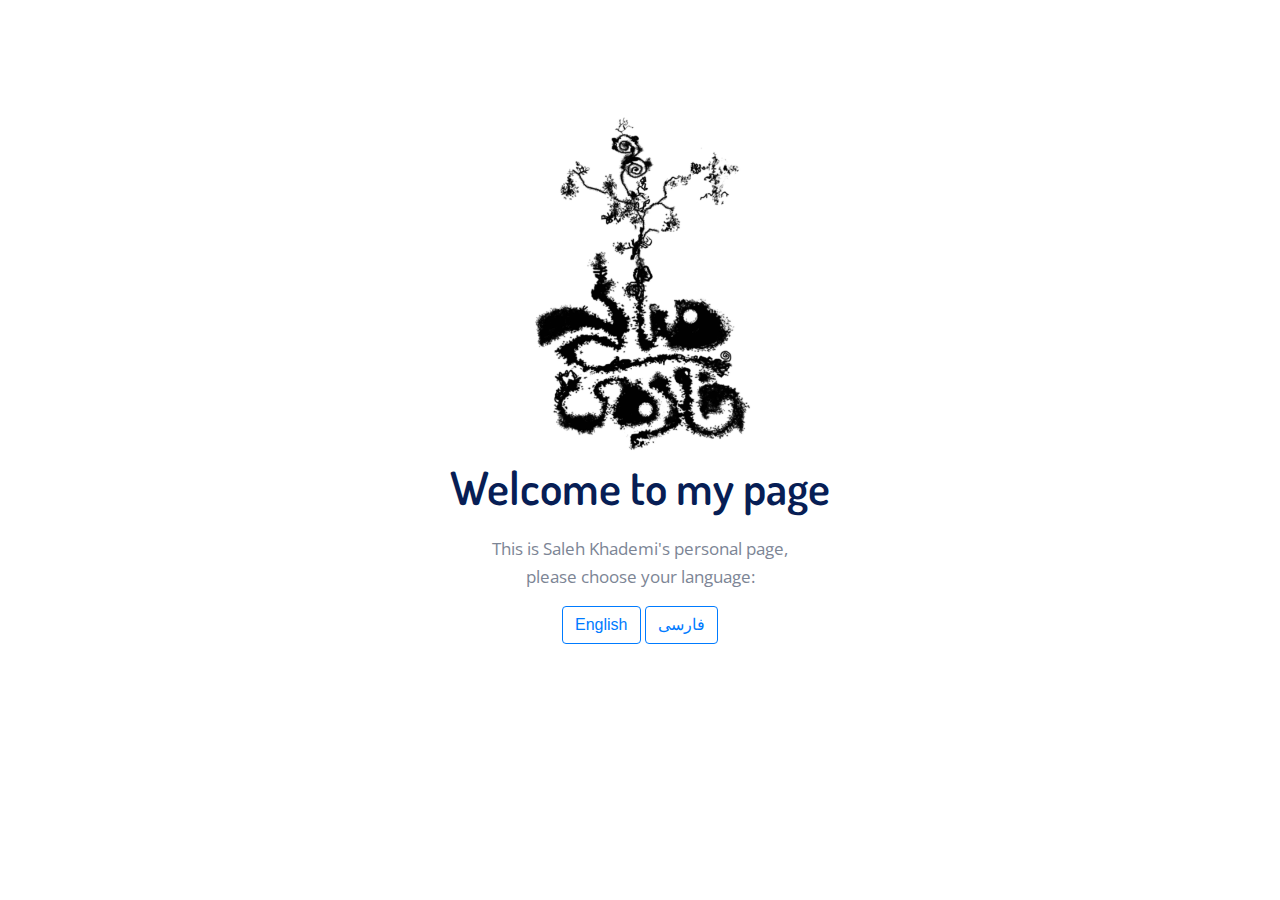
<file: index.html>
<html>

    <head>
        <meta charset="utf-8">
    <meta name="viewport" content="width=device-width, initial-scale=1.0">
    <meta name="keywords" content="طراحی وبسایت,طراحی اپلیکیشن موبایل,Web design,Mobile App Design">
    <meta name="description" content="طراحی وبسایت|طراحی اپلیکیشن موبایل|Web design|Mobile App Design">
    
    <title>Saleh Khademi</title>
    
    <!-- Loading Bootstrap -->
    <link href="css/bootstrap.min.css" rel="stylesheet">
    
    <!-- Loading Template CSS -->
    <link href="css/style.css" rel="stylesheet">
    <link href="css/animate.css" rel="stylesheet">
    <link href="css/style-magnific-popup.css" rel="stylesheet">
    
    <!-- Awsome Fonts -->
    <link rel="stylesheet" href="css/all.min.css">
    
    <!-- Fonts -->
    <link href="https://fonts.googleapis.com/css?family=Dosis:500,600" rel="stylesheet">
    <link href="https://fonts.googleapis.com/css?family=Open+Sans:300i,400,400i,600,700" rel="stylesheet">
    
    <!-- Font Favicon -->
    <link rel="shortcut icon" href="images/favicon.png">
    <meta name="google-site-verification" content="QBAgpf_OHsv-aFpAu704ZygPqpUHuK0TzWYSAVFbY7I" />
        <!-- Global site tag (gtag.js) - Google Analytics -->
<script async src="https://www.googletagmanager.com/gtag/js?id=G-731WZG87QZ"></script>
<script>
  window.dataLayer = window.dataLayer || [];
  function gtag(){dataLayer.push(arguments);}
  gtag('js', new Date());

  gtag('config', 'G-731WZG87QZ');
</script>
</head>
<body>
    
    <div class="col-md-4 mx-auto padding-top-100 text-center">
        <img src="./images/khaloo-.jpg" alt="Saleh Khademi" style="max-height: 40vh;">
        
        <h1>Welcome to my page</h1>
        
        <p>This is Saleh Khademi's personal page,<br> please choose your language:</p>
        
        <a href="index-en.html" class="btn btn-outline-primary">English</a>
        <a href="index-fa.html" class="btn btn-outline-primary">فارسی</a>
        
        
        
    </div>
</body>
</html>
</file>
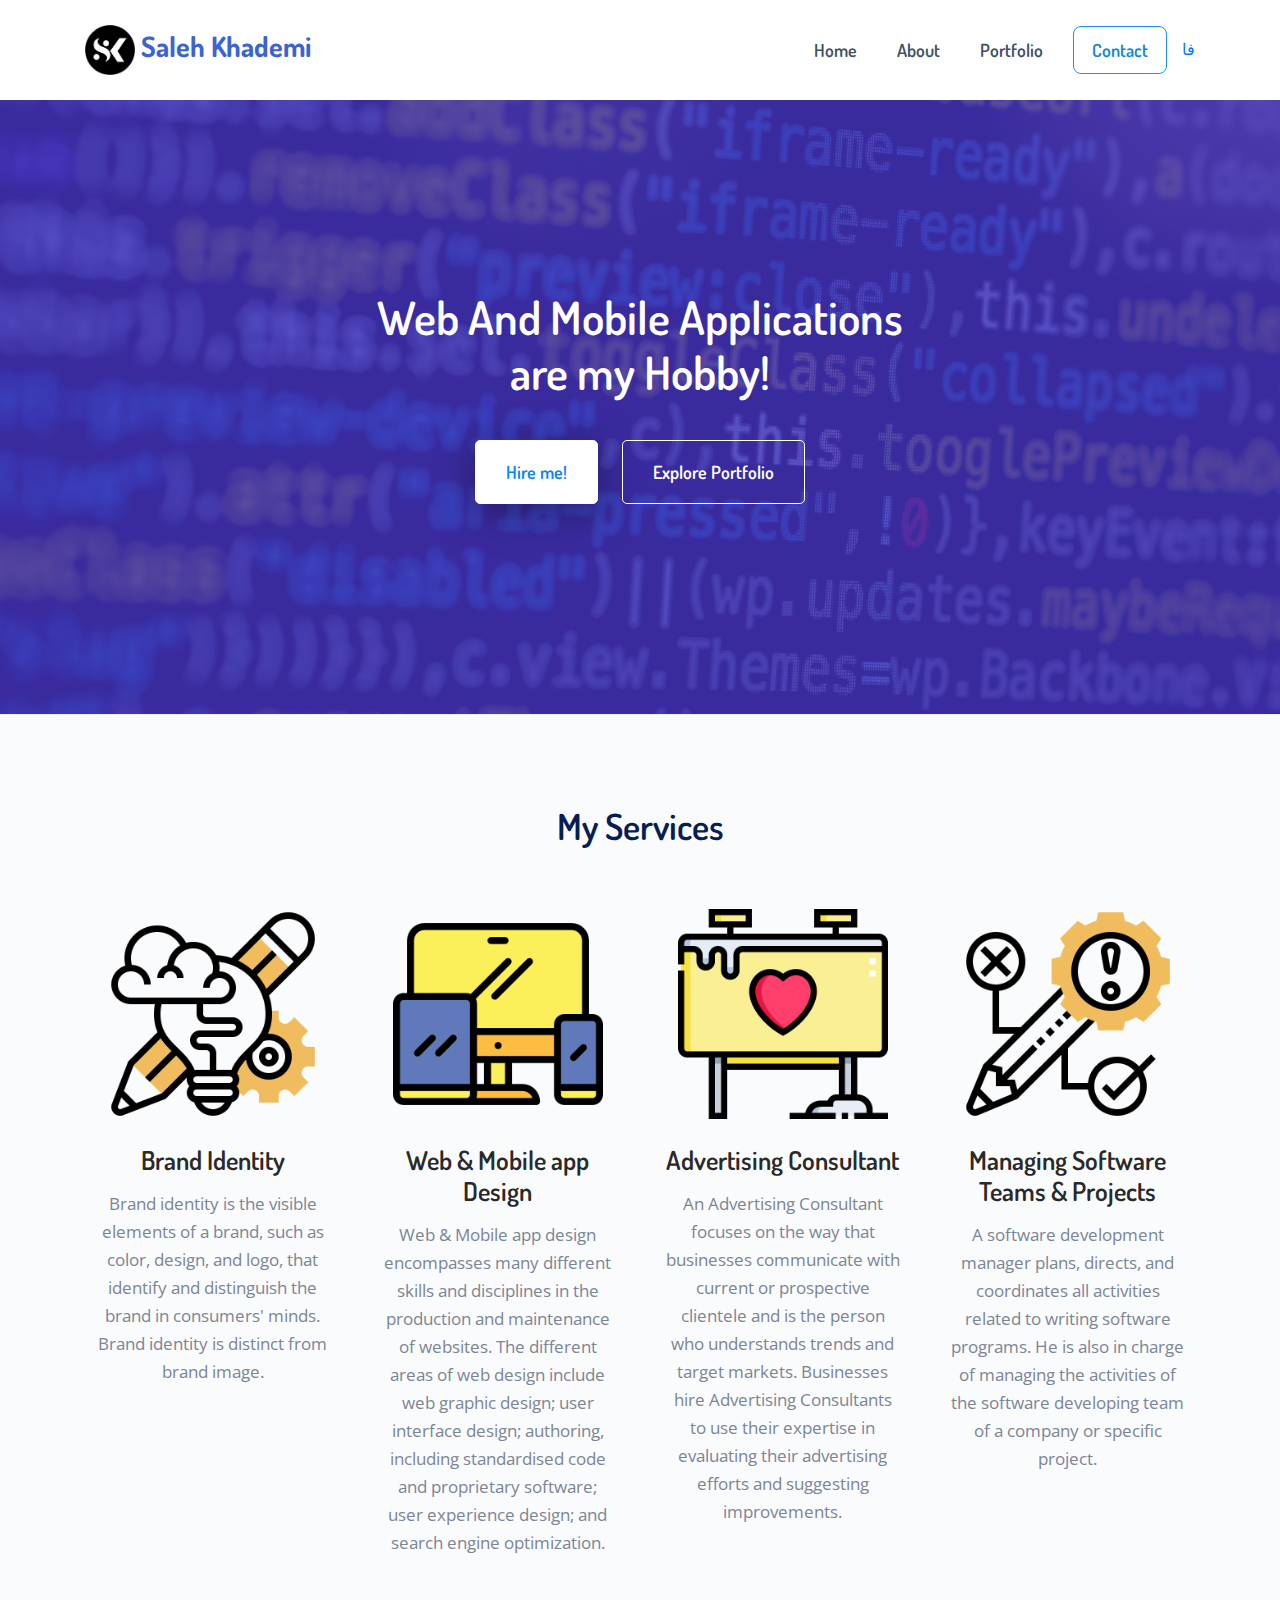
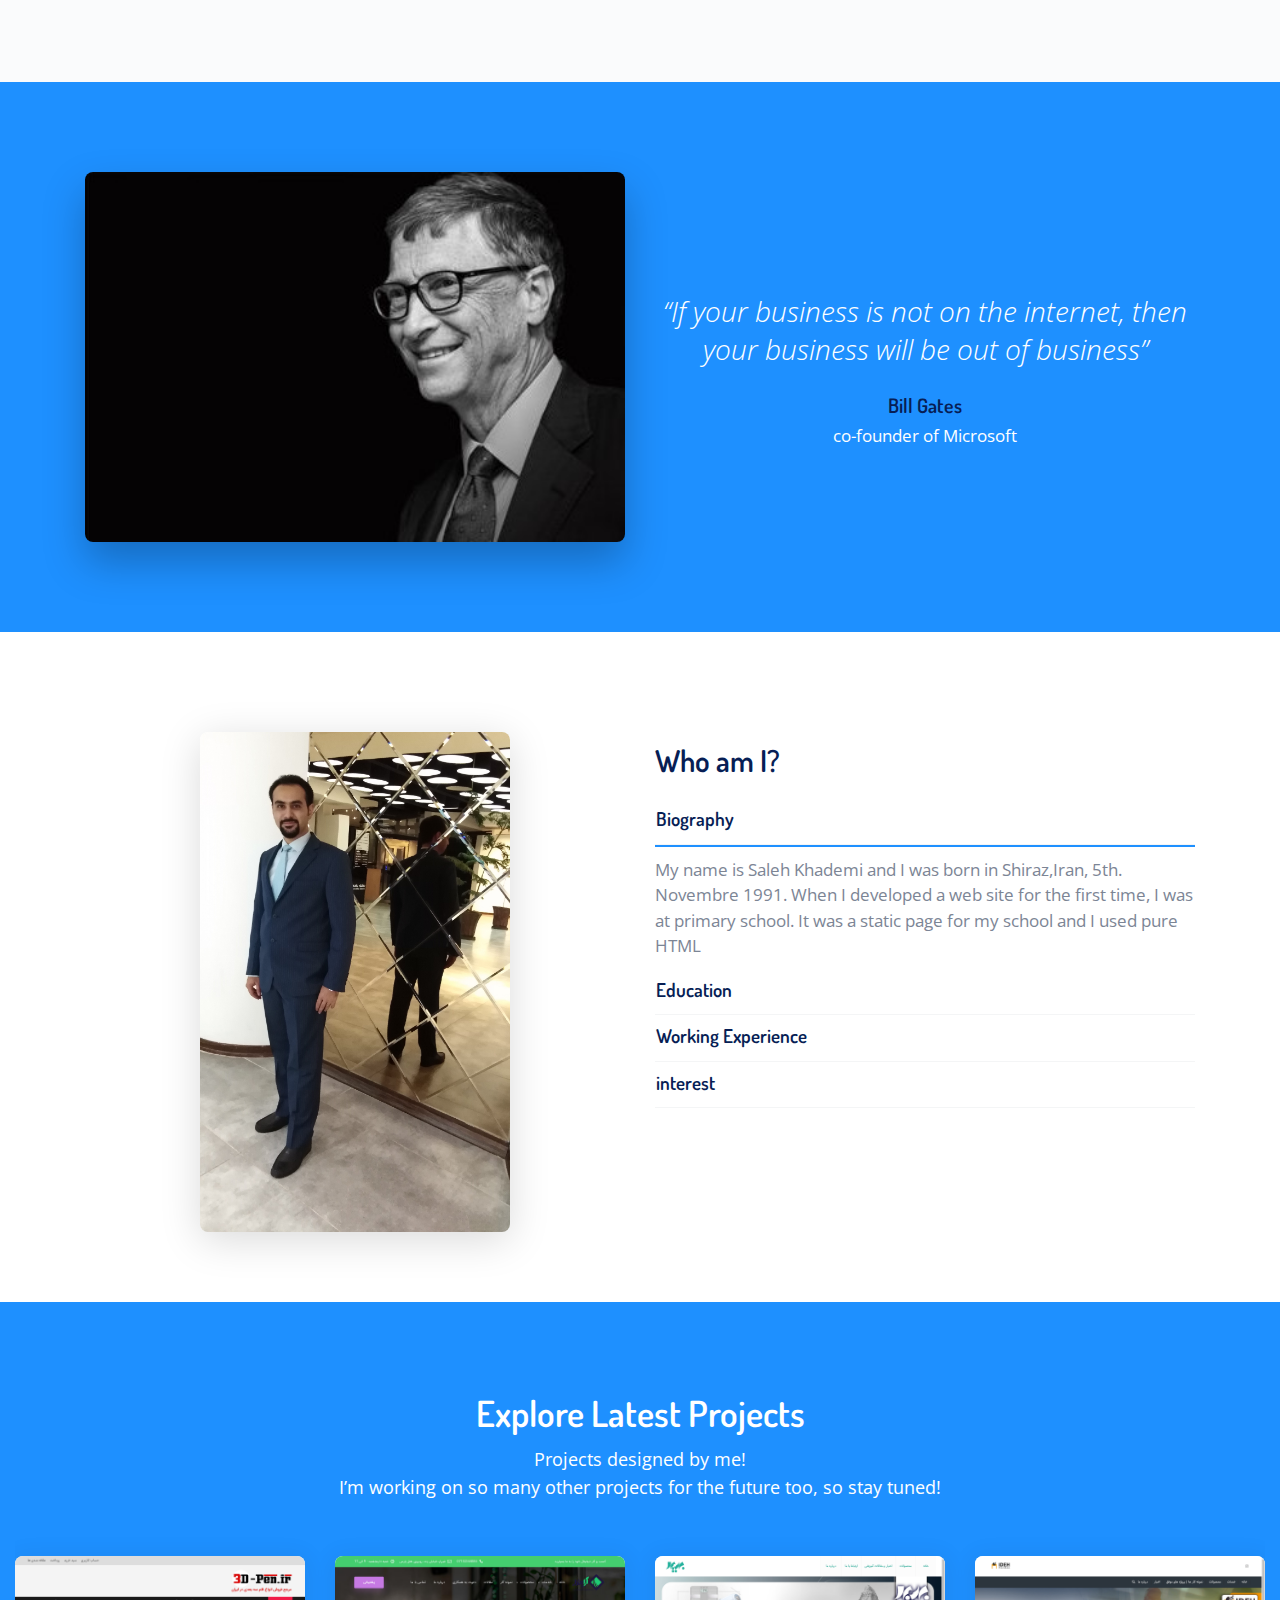
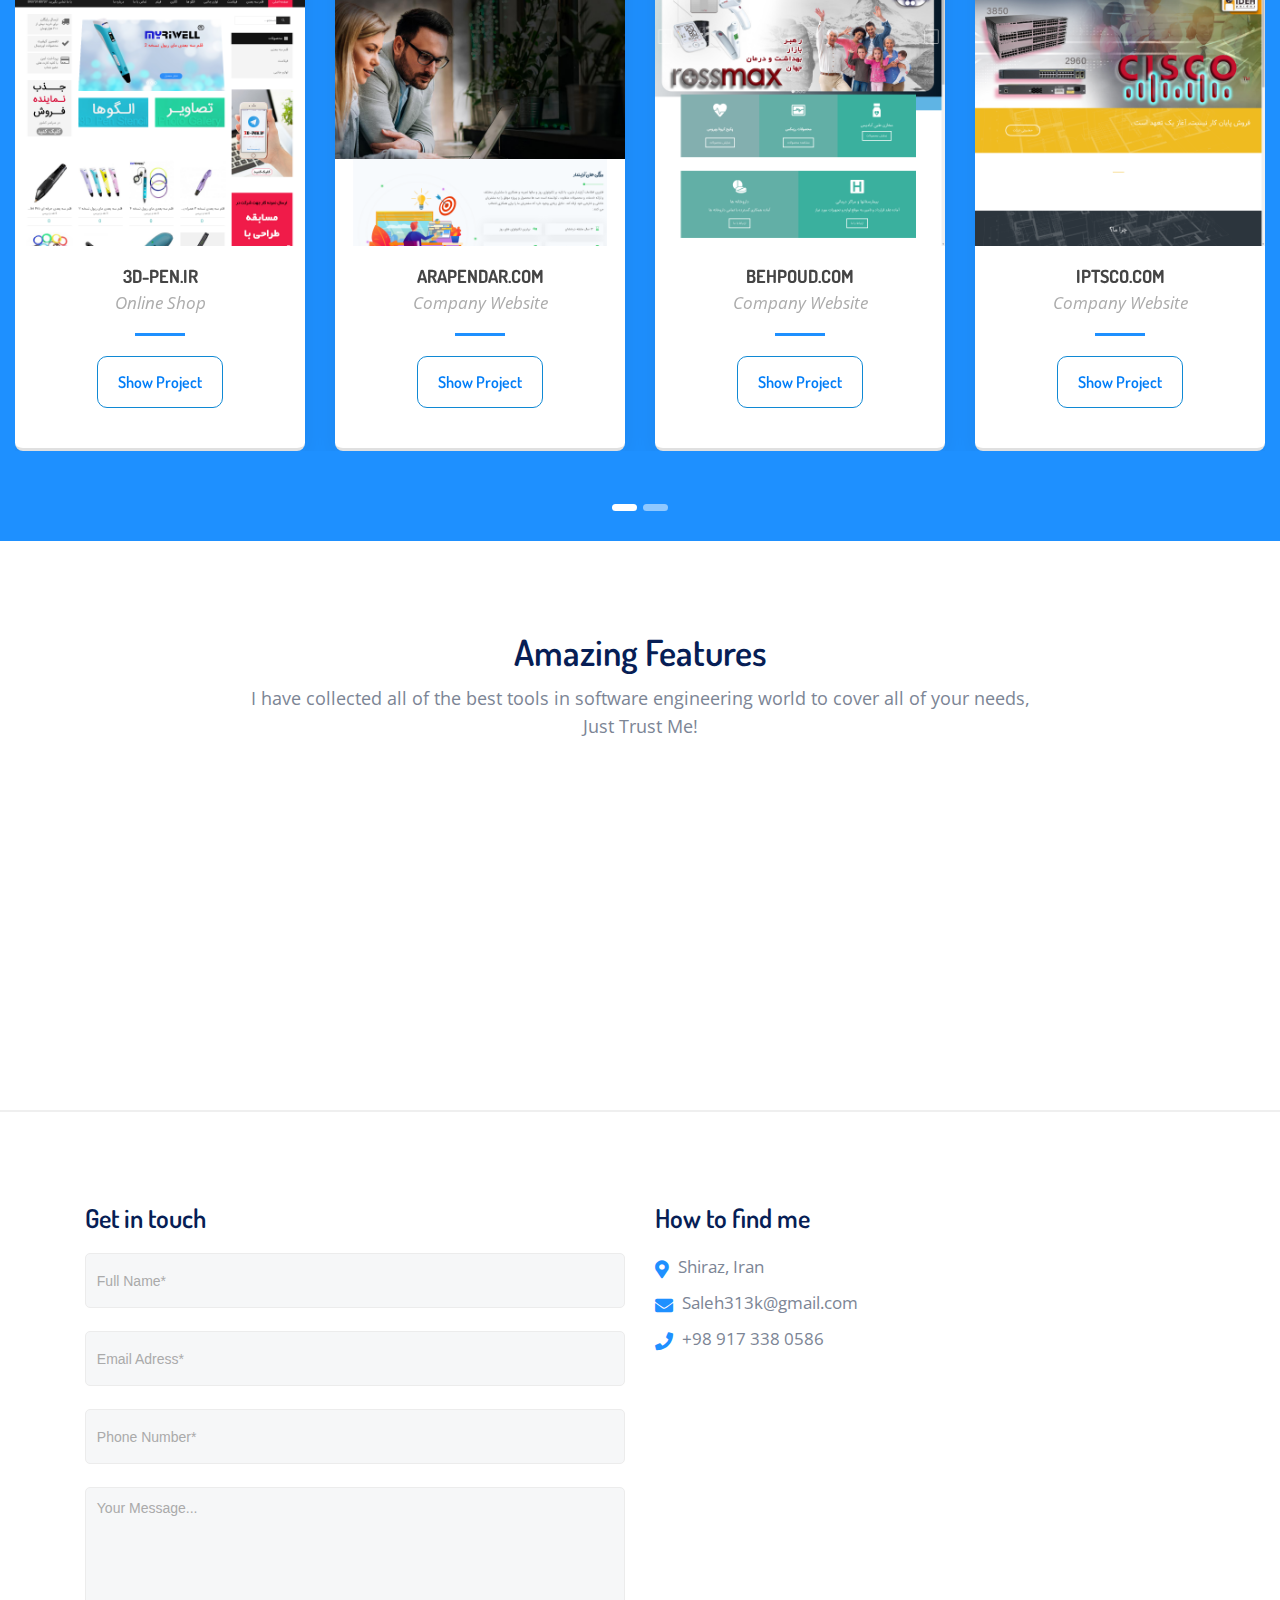
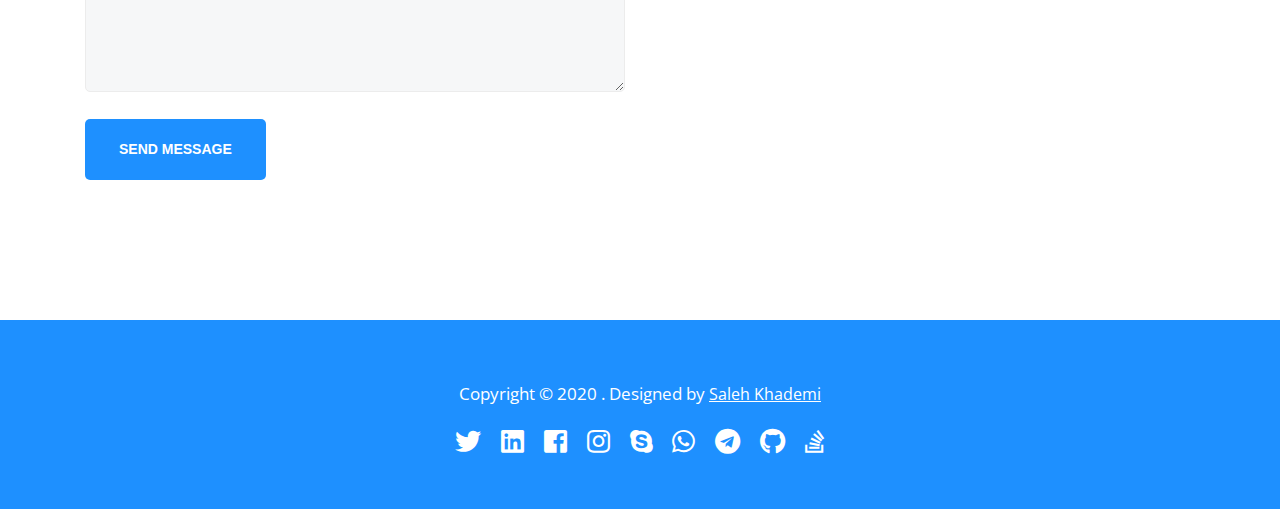
<file: index-en.html>
<!DOCTYPE html>
<html lang="en">

<head>
    <meta charset="utf-8">
    <meta name="viewport" content="width=device-width, initial-scale=1.0">
    <meta name="keywords" content="طراحی وبسایت,طراحی اپلیکیشن موبایل,Web design,Mobile App Design">
    <meta name="description" content="طراحی وبسایت|طراحی اپلیکیشن موبایل|Web design|Mobile App Design">

    <title>Saleh Khademi</title>

    <!-- Loading Bootstrap -->
    <link href="css/bootstrap.min.css" rel="stylesheet">

    <!-- Loading Template CSS -->
    <link href="css/style.css" rel="stylesheet">
    <link href="css/animate.css" rel="stylesheet">
    <link href="css/style-magnific-popup.css" rel="stylesheet">

    <!-- Awsome Fonts -->
    <link rel="stylesheet" href="css/all.min.css">

    <!-- Fonts -->
    <link href="https://fonts.googleapis.com/css?family=Dosis:500,600" rel="stylesheet">
    <link href="https://fonts.googleapis.com/css?family=Open+Sans:300i,400,400i,600,700" rel="stylesheet">

    <!-- Font Favicon -->
    <link rel="shortcut icon" href="images/favicon.png">
<!-- Global site tag (gtag.js) - Google Analytics -->
<script async src="https://www.googletagmanager.com/gtag/js?id=G-731WZG87QZ"></script>
<script>
  window.dataLayer = window.dataLayer || [];
  function gtag(){dataLayer.push(arguments);}
  gtag('js', new Date());

  gtag('config', 'G-731WZG87QZ');
</script>
</head>

<body>

    <!--begin header -->
    <header class="header">

        <!--begin navbar-fixed-top -->
        <nav class="navbar navbar-default navbar-fixed-top">

            <!--begin container -->
            <div class="container">

                <!--begin navbar -->
                <nav class="navbar navbar-expand-lg">

                    <!--begin logo -->
                    <a class="navbar-brand" href="#"> <img src="images/favicon.png" style="max-height: 50px;"> Saleh
                        Khademi</a>
                    <!--end logo -->

                    <!--begin navbar-toggler -->
                    <button class="navbar-toggler collapsed" type="button" data-toggle="collapse"
                        data-target="#navbarCollapse" aria-controls="navbarCollapse" aria-expanded="false"
                        aria-label="Toggle navigation">
                        <span class="navbar-toggler-icon"><i class="fas fa-bars"></i></span>
                    </button>
                    <!--end navbar-toggler -->

                    <!--begin navbar-collapse -->
                    <div class="navbar-collapse collapse" id="navbarCollapse" style="">

                        <!--begin navbar-nav -->
                        <ul class="navbar-nav ml-auto">

                            <li><a href="#home">Home</a></li>

                            <li><a href="#about">About</a></li>

                            <li><a href="#portfolio">Portfolio</a></li>

                            <!-- <li><a href="#blog">Blog</a></li> -->

                            <li class="discover-link"><a href="#contact" class="external discover-btn">Contact</a></li>

                        </ul>
                        <!--end navbar-nav -->
                        <a class="discover-link" href="index-fa.html" title="فارسی">فا</a>

                    </div>
                    <!--end navbar-collapse -->

                </nav>
                <!--end navbar -->

            </div>
            <!--end container -->

        </nav>
        <!--end navbar-fixed-top -->

    </header>
    <!--end header -->

    <!--begin home section -->
    <section class="home-section" id="home">

        <div class="home-section-overlay"></div>

        <!--begin container -->
        <div class="container">

            <!--begin row -->
            <div class="row">

                <!--begin col-md-8-->
                <div class="col-md-8 mx-auto padding-top-50">

                    <h1>Web And Mobile Applications <br> are my Hobby!</h1>
                    <h3></h3>

                    <p></p>

                    <a href="#contact" class="btn-white scrool">Hire me!</a>

                    <a href="#portfolio" class="btn-white-border scrool">Explore Portfolio</a>

                </div>
                <!--end col-md-8-->

            </div>
            <!--end row -->

        </div>
        <!--end container -->

    </section>
    <!--end home section -->

    <!--begin section-grey -->
    <section class="section-grey section-top-border" id="about">

        <!--begin container -->
        <div class="container">

            <!--begin row -->
            <div class="row">

                <!--begin col-md-12 -->
                <div class="col-md-12 text-center">

                    <h2 class="section-title">My Services</h2>

                    <!-- <p class="section-subtitle">Communicate with flexible tools that go where your team goes.</p> -->

                </div>
                <!--end col-md-12 -->

                <!--begin col-md-3 -->
                <div class="col-md-3">

                    <div class="main-services">

                        <img src="images/design-thinking.png" class="width-100" alt="pic">

                        <h3>Brand Identity</h3>

                        <p>Brand identity is the visible elements of a brand, such as color, design, and logo, that
                            identify and distinguish the brand in consumers' minds. Brand identity is distinct from
                            brand image.</p>

                        <!-- <a href="#about" class="btn-blue-line small scrool">Essentials for Designers</a> -->

                    </div>

                </div>
                <!--end col-md-3 -->

                <!--begin col-md-3 -->
                <div class="col-md-3">

                    <div class="main-services">

                        <img src="images/responsive.png" class="width-100" alt="pic">

                        <h3>Web & Mobile app Design</h3>

                        <p>Web & Mobile app design encompasses many different skills and disciplines in the production
                            and maintenance of websites. The different areas of web design include web graphic design;
                            user interface design; authoring, including standardised code and proprietary software; user
                            experience design; and search engine optimization.</p>

                        <!-- <a href="#about" class="btn-blue-line small scrool">Essentials for Marketers</a> -->

                    </div>

                </div>
                <!--end col-md-3 -->

                <!--begin col-md-3 -->
                <div class="col-md-3">

                    <div class="main-services">

                        <img src="images/billboard.png" class="width-100" alt="pic">

                        <h3>Advertising Consultant</h3>

                        <p>An Advertising Consultant focuses on the way that businesses communicate with current or
                            prospective clientele and is the person who understands trends and target markets.
                            Businesses hire Advertising Consultants to use their expertise in evaluating their
                            advertising efforts and suggesting improvements.</p>

                        <!-- <a href="#about" class="btn-blue-line small scrool">Essentials for Agencies</a> -->

                    </div>

                </div>
                <!--end col-md-3 -->

                <!--begin col-md-3 -->
                <div class="col-md-3">

                    <div class="main-services">


                        <img src="images/project.png" class="width-100" alt="pic">

                        <h3>Managing Software Teams & Projects</h3>

                        <p>A software development manager plans, directs, and coordinates all activities related to
                            writing software programs. He is also in charge of managing the activities of the software
                            developing team of a company or specific project.</p>

                        <!-- <a href="#about" class="btn-blue-line small scrool">Essentials for Agencies</a> -->

                    </div>

                </div>
                <!--end col-md-3 -->

            </div>
            <!--end row -->

        </div>
        <!--end container -->

    </section>
    <!--end section-grey -->


    <!--begin section-blue -->
    <section class="section-blue">

        <!--begin container -->
        <div class="container">

            <!--begin row -->
            <div class="row">

                <!--begin col-md-6-->
                <div class="col-md-6">

                    <!--begin video-popup-wrapper-->
                    <div class="video-popup-wrapper">

                        <!--begin popup-gallery-->
                        <div>

                            <img src="images/bill.jpg" class="width-100 video-popup-image" alt="pic">

                        </div>
                        <!--end popup-gallery-->

                    </div>
                    <!--end video-popup-wrapper-->

                </div>
                <!--end col-md-6-->

                <!--begin col-md-6-->
                <div class="col-md-6 padding-top-120 text-center">

                    <p class="testimonial-single">“If your business is not on the internet, then your business will be
                        out of business”</p>

                    <h5 class="margin-bottom-5">Bill Gates</h5>

                    <p class="white-text">co-founder of Microsoft</p>

                </div>
                <!--end col-md-6-->

            </div>
            <!--end row -->

        </div>
        <!--end container -->

    </section>
    <!--end section-blue -->


    <!--begin faq section -->
    <section class="section-white small-padding-bottom">

        <!--begin container-->
        <div class="container">

            <!--begin row-->
            <div class="row">

                <!--begin col-md-6-->
                <div class="col-md-6 margin-top-10 text-center">

                    <img src="./images/me.jpg" class="box-shadow" style="max-height: 500px;" alt="Saleh Khaedmi">
                </div>
                <!--end col-sm-6-->

                <!--begin col-md-6-->
                <div class="col-md-6 margin-top-20">

                    <h3>Who am I?</h3>

                    <!--begin accordion -->
                    <div class="accordion" id="accordionFAQ">

                        <!--begin card -->
                        <div class="card">

                            <div class="card-header" id="headingOne">
                                <h5 class="mb-0">
                                    <button class="btn btn-link" type="button" data-toggle="collapse"
                                        data-target="#collapseOne" aria-expanded="true" aria-controls="collapseOne">
                                        Biography
                                    </button>
                                </h5>
                            </div>

                            <div id="collapseOne" class="collapse show" aria-labelledby="headingOne"
                                data-parent="#accordionFAQ">
                                <div class="card-body">
                                    My name is Saleh Khademi and I was born in Shiraz,Iran, 5th. Novembre 1991.
                                    When I developed a web site for the first time, I was at primary school. It was a
                                    static page for my school and I used pure HTML

                                </div>
                            </div>

                        </div>
                        <!--end card -->

                        <!--begin card -->
                        <div class="card">

                            <div class="card-header" id="headingTwo">
                                <h5 class="mb-0">
                                    <button class="btn btn-link collapsed" type="button" data-toggle="collapse"
                                        data-target="#collapseTwo" aria-expanded="false" aria-controls="collapseTwo">
                                        Education
                                    </button>
                                </h5>
                            </div>

                            <div id="collapseTwo" class="collapse" aria-labelledby="headingTwo"
                                data-parent="#accordionFAQ">
                                <div class="card-body">
                                    My major in highschool was computer and I was interested in Robotics in that time,
                                    so I joined to robotic team in my highschool.
                                    I passed about two years in software engineering in Bandar-Abbas university and
                                    after that I continued my education in Shiraz university.
                                </div>
                            </div>

                        </div>
                        <!--end card -->

                        <!--begin card -->
                        <div class="card">

                            <div class="card-header" id="headingThree">
                                <h5 class="mb-0">
                                    <button class="btn btn-link collapsed" type="button" data-toggle="collapse"
                                        data-target="#collapseThree" aria-expanded="false"
                                        aria-controls="collapseThree">
                                        Working Experience
                                    </button>
                                </h5>
                            </div>

                            <div id="collapseThree" class="collapse" aria-labelledby="headingThree"
                                data-parent="#accordionFAQ">
                                <div class="card-body">
                                    I started my proffessional activities from Soshiant company in 2008 when I was
                                    working as a industrial programmer. We developed a firmware for CNC machines using C
                                    language,
                                    after that I worked for an online robotic shop as a manager, finally I changed my
                                    line of work from robotics and smart machines to software development with alot of
                                    experience in 3D printing, robotics and smart systems(IoT).
                                    In the last five years, I have worked for some small and large businesses as
                                    developer, designer and team & project manager. Honestly, nowadays I enjoy
                                    freelancing and consulting for businesses, companies and industries
                                </div>
                            </div>

                        </div>
                        <!--end card -->

                        <!--begin card -->
                        <div class="card">

                            <div class="card-header" id="headingFour">
                                <h5 class="mb-0">
                                    <button class="btn btn-link collapsed" type="button" data-toggle="collapse"
                                        data-target="#collapseFour" aria-expanded="false" aria-controls="collapseFour">
                                        interest
                                    </button>
                                </h5>
                            </div>

                            <div id="collapseFour" class="collapse" aria-labelledby="headingFour"
                                data-parent="#accordionFAQ">
                                <div class="card-body">
                                    My hobby is programming, specially web and mobile apps, but I like to taste another
                                    amusements. I really like Tennis and play whenever I have pleasure time, becuase
                                    this is my favorite sport. In Addition I do Yoga two times a week and also usually
                                    use my bike to do my daily activities.
                                </div>
                            </div>

                        </div>
                        <!--end card -->

                    </div>
                    <!--end accordion -->

                </div>
                <!--end col-sm-6-->

            </div>
            <!--end row-->

        </div>
        <!--end container-->

    </section>
    <!--end faq section -->


    <!--begin showcase section-->
    <section class="section-blue" id="portfolio">

        <!--begin container-->
        <div class="container-fluid">

            <!--begin row-->
            <div class="row">

                <!--begin col md 12-->
                <div class="col-md-12 text-center">

                    <h2 class="section-title white-text">Explore Latest Projects</h2>

                    <p class="section-subtitle white">Projects designed by me!<br>
                        I’m working on so many other projects for the future too, so stay tuned!</p>

                </div>
                <!--end col md 12-->

                <!--begin col md 12-->
                <div class="col-md-12 ">

                    <!--begin carousel-->
                    <div id="carouselIndicators" class="carousel slide" data-ride="carousel">

                        <!--begin carousel-indicators-->
                        <ol class="carousel-indicators">
                            <li data-target="#carouselIndicators" data-slide-to="0" class="active"></li>
                            <li data-target="#carouselIndicators" data-slide-to="1"></li>
                        </ol>
                        <!--end carousel-indicators-->

                        <!--begin carousel-inner-->
                        <div class="carousel-inner">

                            <!--begin carousel-item-->
                            <div class="carousel-item active">

                                <div class="row">

                                    <div class="col-sm-3">

                                        <div class="team-item">

                                            <img src="./images/portfolios/3D-Pen.ir.png" class="team-img" alt="pic">

                                            <h3>3D-Pen.ir</h3>

                                            <div class="team-info">
                                                <p>Online Shop</p>
                                            </div>
                                            <a href="http://3d-pen.ir" class="btn-blue-line small scrool">Show
                                                Project</a>


                                        </div>

                                    </div>
                                    <div class="col-sm-3">

                                        <div class="team-item">

                                            <img src="./images/portfolios/arapendar.png" class="team-img" alt="pic">

                                            <h3>Arapendar.com</h3>

                                            <div class="team-info">
                                                <p>Company Website</p>
                                            </div>
                                            <a href="http://arapendar.com" class="btn-blue-line small scrool">Show
                                                Project</a>


                                        </div>

                                    </div>
                                    <div class="col-sm-3">

                                        <div class="team-item">

                                            <img src="./images/portfolios/behpoud.png" class="team-img" alt="pic">

                                            <h3>Behpoud.com</h3>

                                            <div class="team-info">
                                                <p>Company Website</p>
                                            </div>
                                            <a href="http://behpoud.com" class="btn-blue-line small scrool">Show
                                                Project</a>


                                        </div>

                                    </div>
                                    <div class="col-sm-3">

                                        <div class="team-item">

                                            <img src="./images/portfolios/iptsco.png" class="team-img" alt="pic">

                                            <h3>IPTSCO.com</h3>

                                            <div class="team-info">
                                                <p>Company Website</p>
                                            </div>
                                            <a href="http://iptsco.com" class="btn-blue-line small scrool">Show
                                                Project</a>
                                        </div>

                                    </div>

                                </div>
                            </div>
                            <!--end carousel-item-->

                            <!--begin carousel-item-->
                            <div class="carousel-item">
                                <div class="row">

                                    <div class="col-sm-3">

                                        <div class="team-item">
                    
                                            <img src="./images/portfolios/Iran Trading View.png" class="team-img" alt="pic">
                    
                                            <h3>IranTradingView.com</h3>
                    
                                            <div class="team-info">
                                                <p>E-Learning Website</p>
                                            </div>
                                            <a href="http://IranTradingView.com" class="btn-blue-line small scrool">Show Project</a>
                    
                    
                                        </div>

                    
                                    </div>
                                    <div class="col-sm-3">

                                        <div class="team-item">
                    
                                            <img src="./images/portfolios/pirayeshkala.png" class="team-img" alt="pic">
                    
                                            <h3>PirayeshKala</h3>
                    
                                            <div class="team-info">
                                                <p>Online Shop</p>
                                            </div>
                                            <a href="http://pirayeshkala.com" class="btn-blue-line small scrool">Show Project</a>
                    
                    
                                        </div>
                    
                                    </div>
                                    <div class="col-sm-3">

                                        <div class="team-item">

                                            <img src="./images/portfolios/Smartec Solutions.png" class="team-img" alt="pic">

                                            <h3>SmarTecSolutions.ca</h3>

                                            <div class="team-info">
                                                <p>Company Website</p>
                                            </div>
                                            <a href="http://SmarTecSolutions.ca" class="btn-blue-line small scrool">Show
                                                Project</a>
                                        </div>

                                    </div>
                                    <div class="col-sm-3">

                                        <div class="team-item">

                                            <img src="./images/portfolios/3D-Pen.ir.png" class="team-img" alt="pic">

                                            <h3>3D-Pen.ir</h3>

                                            <div class="team-info">
                                                <p>Online Shop</p>
                                            </div>
                                            <a href="http://3d-pen.ir" class="btn-blue-line small scrool">Show
                                                Project</a>


                                        </div>

                                    </div>
                                </div>
                            </div>
                            <!--end carousel-item-->

                        </div>
                        <!--end carousel-inner-->

                        <!--begin carousel-control-prev-->
                        <a class="carousel-control-prev" href="#carouselIndicators" role="button" data-slide="prev">
                            <span class="carousel-control-prev-icon" aria-hidden="true"></span>
                            <span class="sr-only">Previous</span>
                        </a>
                        <!--end carousel-control-prev-->

                        <!--begin carousel-control-next-->
                        <a class="carousel-control-next" href="#carouselIndicators" role="button" data-slide="next">
                            <span class="carousel-control-next-icon" aria-hidden="true"></span>
                            <span class="sr-only">Next</span>
                        </a>
                        <!--end carousel-control-next-->

                    </div>
                    <!--end carousel-->

                </div>
                <!--end col md 12-->

            </div>
            <!--end row -->

        </div>
        <!--end container -->

    </section>
    <!--end gallery section -->

    <!--begin services section -->
    <section class="section-white section-bottom-border">

        <!--begin container -->
        <div class="container">

            <!--begin row -->
            <div class="row">

                <!--begin col-md-12-->
                <div class="col-md-12 text-center padding-bottom-10">

                    <h2 class="section-title">Amazing Features</h2>

                    <p class="section-subtitle">I have collected all of the best tools in software engineering world to cover all of your needs, <br>Just Trust Me!</p>

                </div>
                <!--end col-md-12 -->

            </div>
            <!--end row -->

            <!--begin row -->
            <div class="row">

                <!--begin col-md-4-->
                <div class="col-md-4">

                    <div class="feature-box wow fadeIn" data-wow-delay="0.25s"
                        style="visibility: visible; animation-delay: 0.25s; animation-name: fadeIn;">

                        <i class="fas fa-tachometer-alt"></i>

                        <h4>Powerful Dashboard</h4>

                        <!-- <p>Utise wisi enim minim veniam, quis et stationes ullamcorper suscipit ets lobotis nisle
                            consequat nihis etim.</p> -->

                    </div>
                </div>
                <!--end col-md-4 -->

                <!--begin col-md-4-->
                <div class="col-md-4">

                    <div class="feature-box wow fadeIn" data-wow-delay="0.5s"
                        style="visibility: visible; animation-delay: 0.5s; animation-name: fadeIn;">

                        <i class="fas fa-chart-line"></i>

                        <h4>User Friendly Design</h4>

                        <!-- <p>Utise wisi enim minim veniam, quis et stationes ullamcorper suscipit ets lobotis nisle
                            consequat nihis etim.</p> -->

                    </div>
                </div>
                <!--end col-md-4 -->

                <!--begin col-md 4-->
                <div class="col-md-4">

                    <div class="feature-box wow fadeIn" data-wow-delay="0.75s"
                        style="visibility: visible; animation-delay: 0.75s; animation-name: fadeIn;">

                        <i class="fas fa-bell"></i>

                        <h4>Smart Notifications</h4>

                        <!-- <p>Utise wisi enim minim veniam, quis et stationes ullamcorper suscipit ets lobotis nisle
                            consequat nihis etim.</p> -->

                    </div>
                </div>
                <!--end col-md-4 -->

            </div>
            <!--end row -->

            <!--begin row -->
            <div class="row">

                <!--begin col-md-4-->
                <div class="col-md-4">

                    <div class="feature-box wow fadeIn" data-wow-delay="1s"
                        style="visibility: visible; animation-delay: 1s; animation-name: fadeIn;">

                        <i class="fas fa-hand-holding-usd"></i>

                        <h4>Cost Control</h4>
<!-- 
                        <p>Utise wisi enim minim veniam, quis et stationes ullamcorper suscipit ets lobotis nisle
                            consequat nihis etim.</p> -->

                    </div>
                </div>
                <!--end col-md-4 -->

                <!--begin col-md-4-->
                <div class="col-md-4">

                    <div class="feature-box wow fadeIn" data-wow-delay="1.25s"
                        style="visibility: visible; animation-delay: 1.25s; animation-name: fadeIn;">

                        <i class="fas fa-rocket"></i>

                        <h4>Unique Features</h4>

                        <!-- <p>Utise wisi enim minim veniam, quis et stationes ullamcorper suscipit ets lobotis nisle
                            consequat nihis etim.</p> -->

                    </div>
                </div>
                <!--end col-md-4 -->

                <!--begin col-md-4-->
                <div class="col-md-4">

                    <div class="feature-box wow fadeIn" data-wow-delay="1.5s"
                        style="visibility: visible; animation-delay: 1.5s; animation-name: fadeIn;">

                        <i class="fab fa-rocketchat"></i>

                        <h4>Support 24/7</h4>

                        <!-- <p>Utise wisi enim minim veniam, quis et stationes ullamcorper suscipit ets lobotis nisle
                            consequat nihis etim.</p> -->

                    </div>
                </div>
                <!--end col-md-4 -->

            </div>
            <!--end row -->

        </div>
        <!--end container -->

    </section>
    <!--end services section -->



    <!--begin contact -->
    <section class="section-white section-top-border" id="contact">

        <!--begin container-->
        <div class="container">

            <!--begin row-->
            <div class="row">

                <!--begin col-md-6 -->
                <div class="col-md-6">

                    <h4>Get in touch</h4>

                    <!--begin success message -->
                    <p class="contact_success_box" style="display:none;">We received your message and you'll hear from
                        us soon. Thank You!</p>
                    <!--end success message -->

                    <!--begin contact form -->
                    <form id="contact-form" class="contact" action="php/contact.php" method="post">

                        <input class="contact-input white-input" required="" name="contact_names"
                            placeholder="Full Name*" type="text">

                        <input class="contact-input white-input" required="" name="contact_email"
                            placeholder="Email Adress*" type="email">

                        <input class="contact-input white-input" required="" name="contact_phone"
                            placeholder="Phone Number*" type="text">

                        <textarea class="contact-commnent white-input" rows="2" cols="20" name="contact_message"
                            placeholder="Your Message..."></textarea>

                        <input value="Send Message" id="submit-button" class="contact-submit" type="submit">

                    </form>
                    <!--end contact form -->

                </div>
                <!--end col-md-6 -->

                <!--begin col-md-6 -->
                <div class="col-md-6">

                    <h4>How to find me</h4>

                    <!-- <iframe class="contact-maps"
                        src="https://www.google.com/maps/embed?pb=!1m18!1m12!1m3!1d2482.9050207912896!2d-0.14675028449633118!3d51.514958479636384!2m3!1f0!2f0!3f0!3m2!1i1024!2i768!4f13.1!3m3!1m2!1s0x48761ad554c335c1%3A0xda2164b934c67c1a!2sOxford+St%2C+London%2C+UK!5e0!3m2!1sen!2sro!4v1485889312335"
                        width="600" height="270" style="border:0" allowfullscreen></iframe>

                    <h5>Head Office</h5> -->

                    <p class="contact-info"><i class="fas fa-map-marker-alt"></i> Shiraz, Iran
                    </p>

                    <p class="contact-info"><i class="fas fa-envelope"></i> <a
                            href="mailto:saleh313k@gmail.com">Saleh313k@gmail.com</a></p>

                    <p class="contact-info"><i class="fas fa-phone"></i> <a href="tel:+989173380586">+98 917 338 0586</a> </p>

                </div>
                <!--end col-md-6 -->

            </div>
            <!--end row-->

        </div>
        <!--end container-->

    </section>
    <!--end contact-->

    <!--begin footer -->
    <div class="footer">

        <!--begin container -->
        <div class="container">

            <!--begin row -->
            <div class="row">

                <!--begin col-md-12 -->
                <div class="col-md-12 text-center">

                    <p>Copyright © 2020 . Designed by <a
                            href="http://salehk.ir"
                            target="_blank">Saleh Khademi</a></p>

                    <!--begin footer_social -->
                    <ul class="footer_social">

                        <li>
                            <a href="https://twitter.com/salehkhademi">
                                <i class="fab fa-twitter"></i>
                            </a>
                        </li>

                        <li>
                            <a href="https://www.linkedin.com/in/saleh-khademi-b8650879/">
                                <i class="fab fa-linkedin"></i>
                            </a>
                        </li>

                        <li>
                            <a href="https://www.facebook.com/saleh.khademi">
                                <i class="fab fa-facebook-square"></i>
                            </a>
                        </li>

                        <li>
                            <a href="https://www.instagram.com/saleh313k/">
                                <i class="fab fa-instagram"></i>
                            </a>
                        </li>

                        <li>
                            <a href="https://join.skype.com/invite/gf6pFUq4W9AE">
                                <i class="fab fa-skype"></i>
                            </a>
                        </li>

                        <li>
                            <a href="https://wa.me/989173380586">
                                <i class="fab fa-whatsapp"></i>
                            </a>
                        </li>
                        <li>
                            <a href="https://t.me/salehkhademi">
                                <i class="fab fa-telegram"></i>
                            </a>
                        </li>
                        <li>
                            <a href="https://github.com/saleh313k">
                                <i class="fab fa-github"></i>
                            </a>
                        </li>
                        <li>
                            <a href="https://stackoverflow.com/users/4666789/saleh-khademi">
                                <i class="fab fa-stack-overflow"></i>
                            </a>
                        </li>

                    </ul>
                    <!--end footer_social -->

                </div>
                <!--end col-md-6 -->

            </div>
            <!--end row -->

        </div>
        <!--end container -->

    </div>
    <!--end footer -->


    <!-- Load JS here for greater good =============================-->
    <script src="js/jquery-3.3.1.min.js"></script>
    <script src="js/bootstrap.min.js"></script>
    <script src="js/jquery.scrollTo-min.js"></script>
    <script src="js/jquery.magnific-popup.min.js"></script>
    <script src="js/jquery.nav.js"></script>
    <script src="js/wow.js"></script>
    <script src="js/plugins.js"></script>
    <script src="js/custom.js"></script>


</body>

</html>
</file>
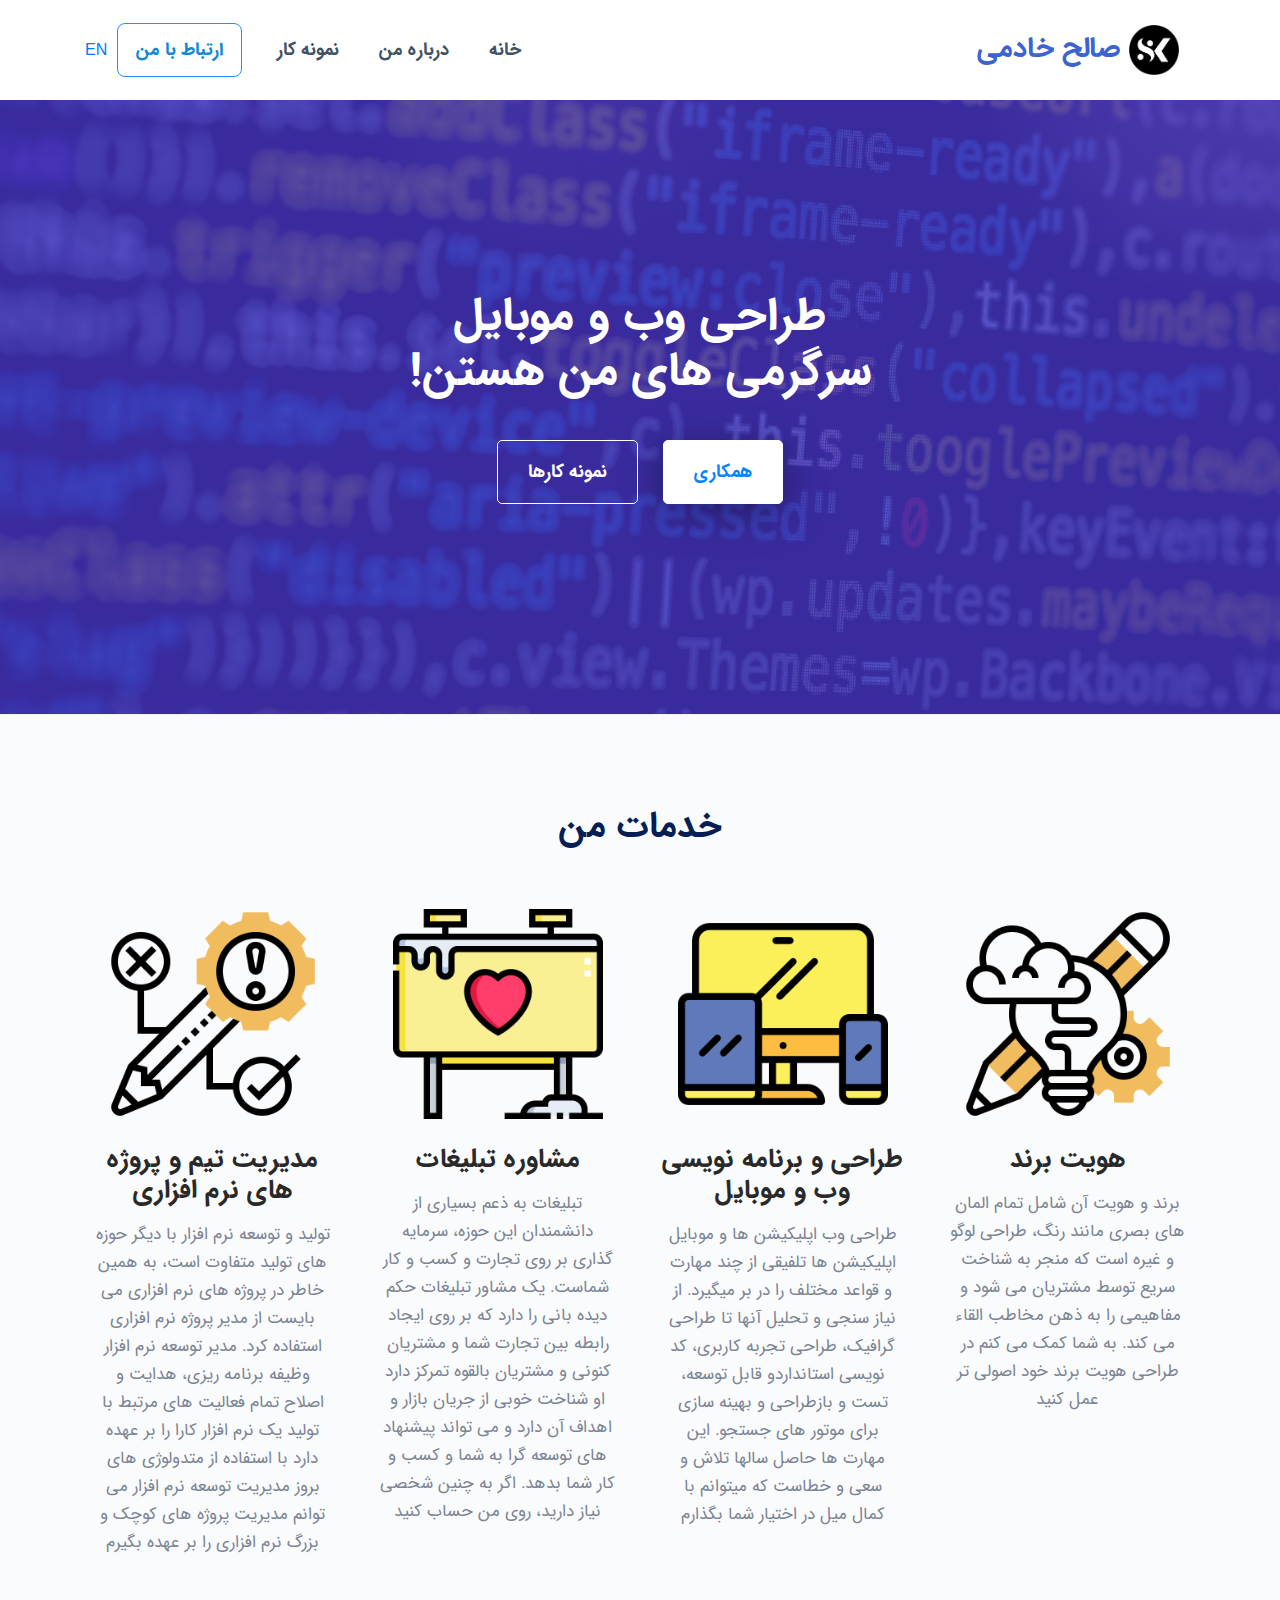
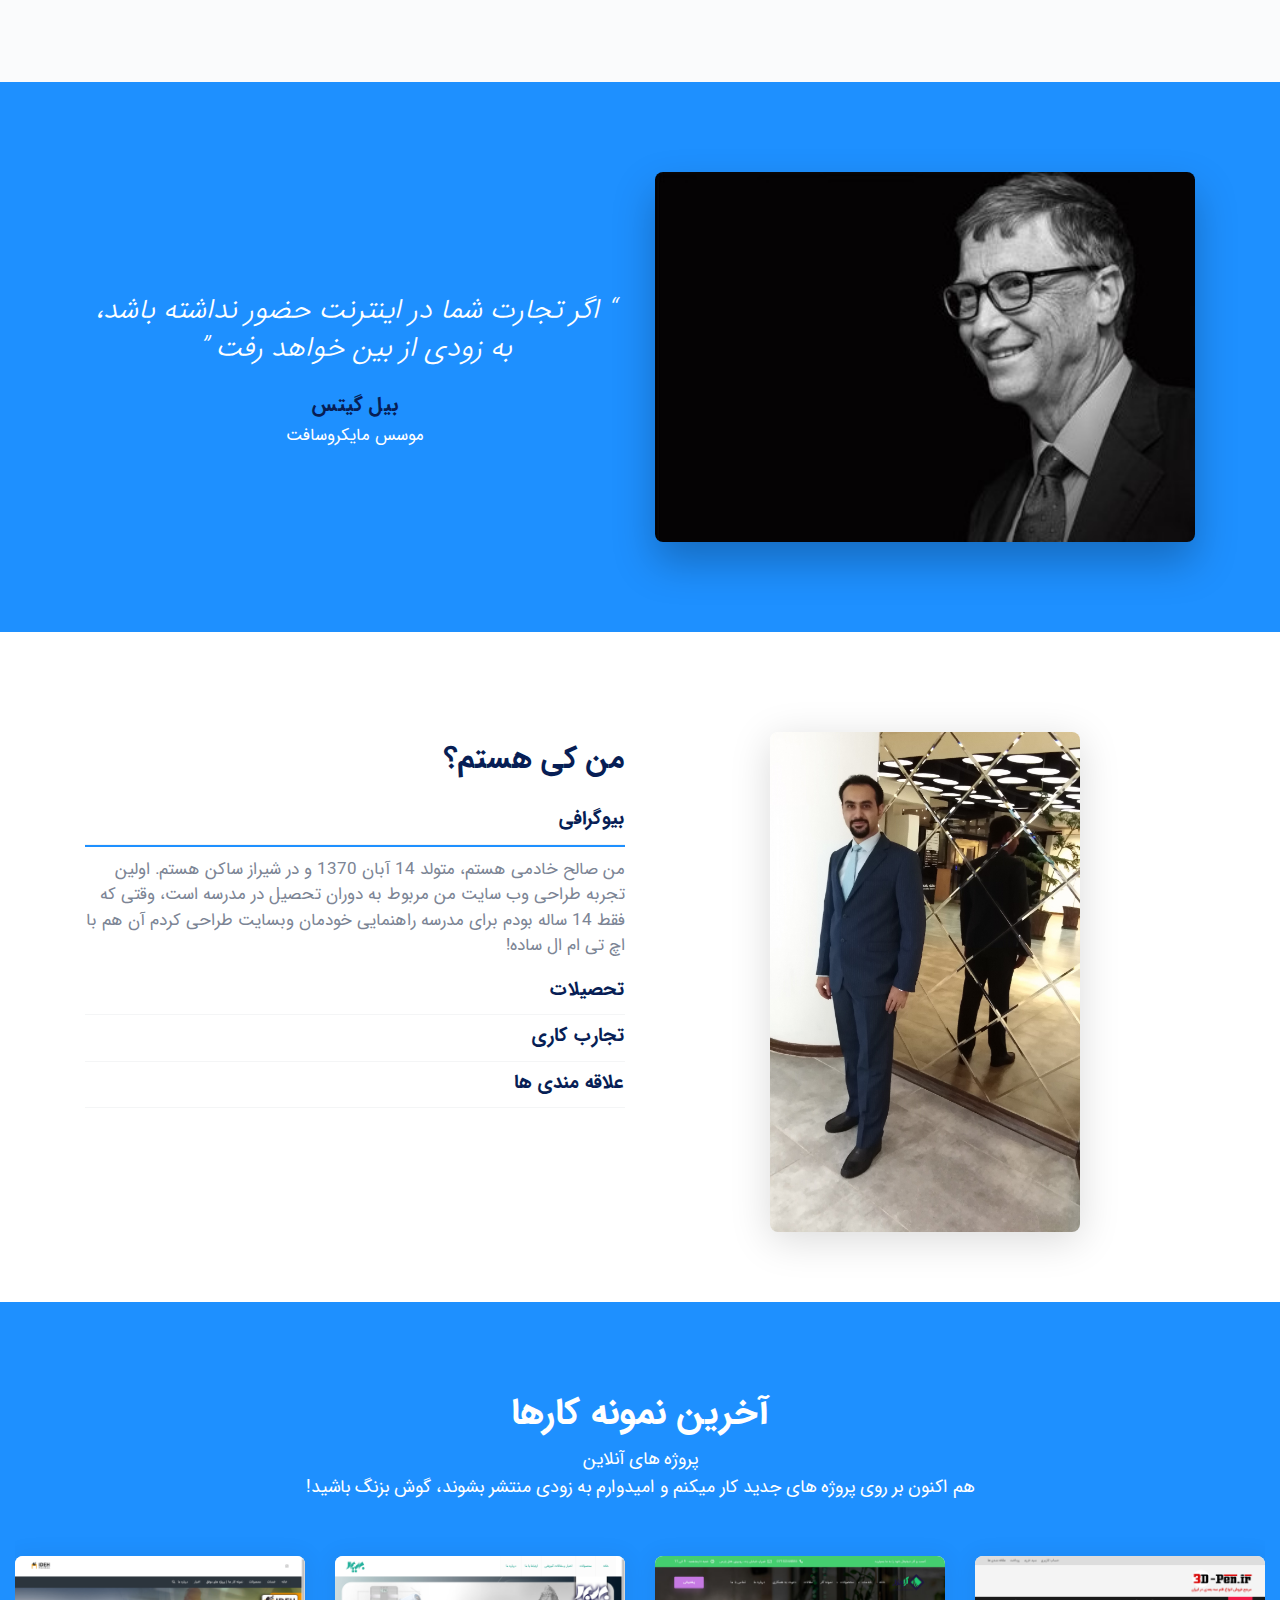
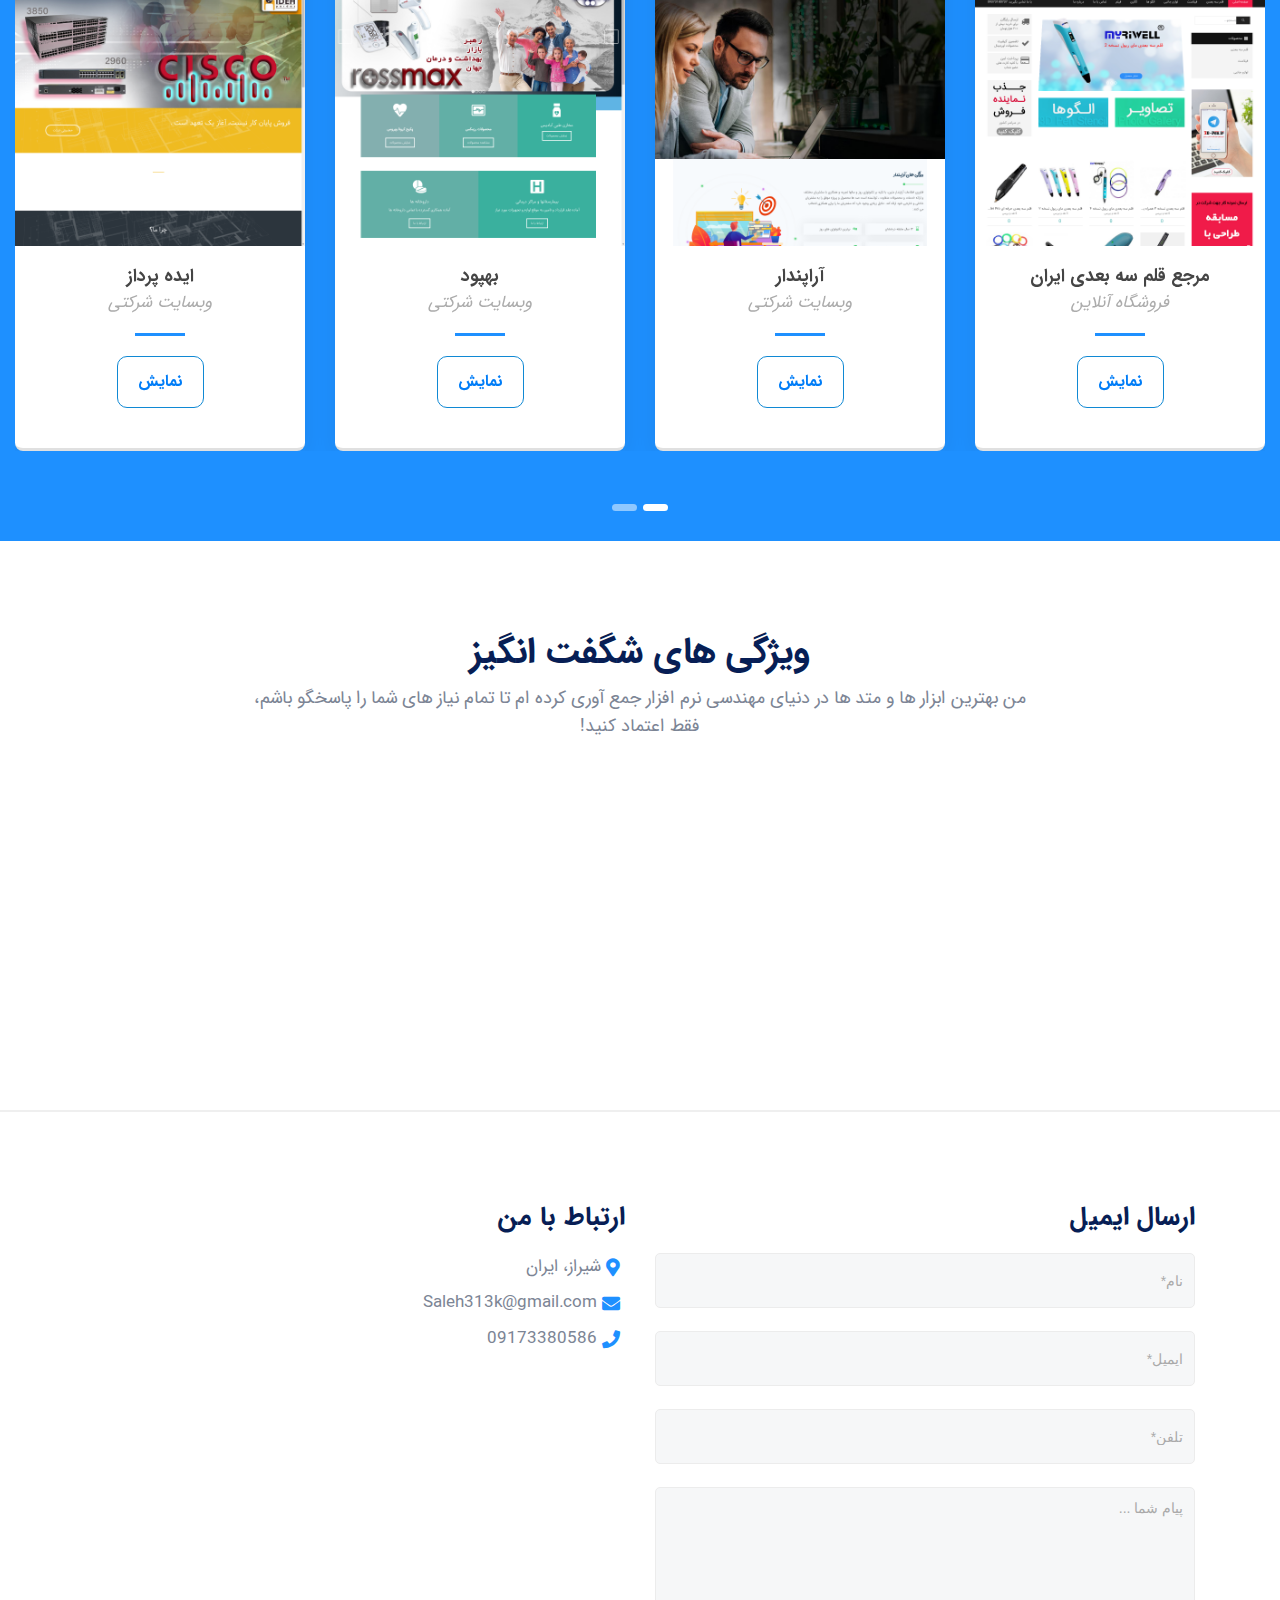
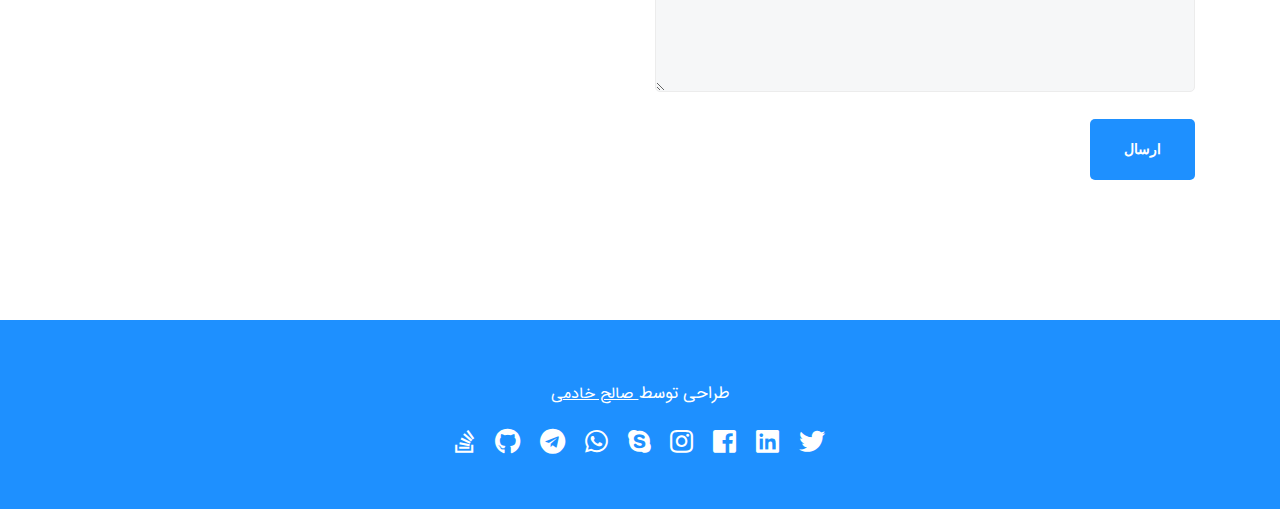
<file: index-fa.html>
<!DOCTYPE html>
<html lang="en" dir="rtl">

<head>
    <meta charset="utf-8">
    <meta name="viewport" content="width=device-width, initial-scale=1.0">
    <meta name="keywords" content="طراحی وبسایت,طراحی اپلیکیشن موبایل,Web design,Mobile App Design">
    <meta name="description" content="طراحی وبسایت|طراحی اپلیکیشن موبایل|Web design|Mobile App Design">

    <title>صالح خادمی | برنامه نویس و طراح وب</title>

    <!-- Loading Bootstrap -->
    <link href="css/bootstrap.min.css" rel="stylesheet">

    <!-- Loading Template CSS -->
    <link href="css/style-fa.css" rel="stylesheet">
    <link href="css/animate.css" rel="stylesheet">
    <link href="css/style-magnific-popup.css" rel="stylesheet">

    <!-- Awsome Fonts -->
    <link rel="stylesheet" href="css/all.min.css">

    <!-- Font Favicon -->
    <link rel="shortcut icon" href="images/favicon.png">
<!-- Global site tag (gtag.js) - Google Analytics -->
<script async src="https://www.googletagmanager.com/gtag/js?id=G-731WZG87QZ"></script>
<script>
  window.dataLayer = window.dataLayer || [];
  function gtag(){dataLayer.push(arguments);}
  gtag('js', new Date());

  gtag('config', 'G-731WZG87QZ');
</script>
</head>

<body>

    <!--begin header -->
    <header class="header">

        <!--begin navbar-fixed-top -->
        <nav class="navbar navbar-default navbar-fixed-top">

            <!--begin container -->
            <div class="container">

                <!--begin navbar -->
                <nav class="navbar navbar-expand-lg">

                    <!--begin logo -->
                    <a class="navbar-brand" href="#"> <img src="images/favicon.png" style="max-height: 50px;"> صالح خادمی</a>
                    <!--end logo -->

                    <!--begin navbar-toggler -->
                    <button class="navbar-toggler collapsed" type="button" data-toggle="collapse" data-target="#navbarCollapse" aria-controls="navbarCollapse" aria-expanded="false" aria-label="Toggle navigation">
                        <span class="navbar-toggler-icon"><i class="fas fa-bars"></i></span>
                    </button>
                    <!--end navbar-toggler -->

                    <!--begin navbar-collapse -->
                    <div class="navbar-collapse collapse" id="navbarCollapse" style="">

                        <!--begin navbar-nav -->
                        <ul class="navbar-nav mr-auto">

                            <li><a href="#home">خانه</a></li>

                            <li><a href="#about">درباره من</a></li>

                            <li><a href="#portfolio">نمونه کار</a></li>

                            <!-- <li><a href="#blog">Blog</a></li> -->

                            <li class="discover-link"><a href="#contact" class="external discover-btn">ارتباط با من</a></li>

                        </ul>
                        <!--end navbar-nav -->
                        <a class="discover-link" href="index-en.html" title="English">EN</a>
                    </div>
                    <!--end navbar-collapse -->

                </nav>
                <!--end navbar -->

            </div>
            <!--end container -->

        </nav>
        <!--end navbar-fixed-top -->

    </header>
    <!--end header -->

    <!--begin home section -->
    <section class="home-section" id="home">

        <div class="home-section-overlay"></div>

        <!--begin container -->
        <div class="container">

            <!--begin row -->
            <div class="row">

                <!--begin col-md-8-->
                <div class="col-md-8 mx-auto padding-top-50">

                    <h1>طراحی وب و موبایل <br>سرگرمی های من هستن!</h1>
                    <h3></h3>

                    <p></p>

                    <a href="#contact" class="btn-white scrool">همکاری</a>

                    <a href="#portfolio" class="btn-white-border scrool">نمونه کارها</a>

                </div>
                <!--end col-md-8-->

            </div>
            <!--end row -->

        </div>
        <!--end container -->

    </section>
    <!--end home section -->

    <!--begin section-grey -->
    <section class="section-grey section-top-border" id="about">

        <!--begin container -->
        <div class="container">

            <!--begin row -->
            <div class="row">

                <!--begin col-md-12 -->
                <div class="col-md-12 text-center">

                    <h2 class="section-title">خدمات من</h2>

                    <!-- <p class="section-subtitle">Communicate with flexible tools that go where your team goes.</p> -->

                </div>
                <!--end col-md-12 -->

                <!--begin col-md-3 -->
                <div class="col-md-3">

                    <div class="main-services">

                        <img src="images/design-thinking.png" class="width-100" alt="pic">

                        <h3>هویت برند</h3>

                        <p>برند و هویت آن شامل تمام المان های بصری مانند رنگ، طراحی لوگو و غیره است که منجر به شناخت سریع توسط مشتریان می شود و مفاهیمی را به ذهن مخاطب القاء می کند. به شما کمک می کنم در طراحی هویت برند خود اصولی تر عمل کنید
                        </p>

                        <!-- <a href="#about" class="btn-blue-line small scrool">Essentials for Designers</a> -->

                    </div>

                </div>
                <!--end col-md-3 -->

                <!--begin col-md-3 -->
                <div class="col-md-3">

                    <div class="main-services">

                        <img src="images/responsive.png" class="width-100" alt="pic">

                        <h3>طراحی و برنامه نویسی وب و موبایل</h3>

                        <p>طراحی وب اپلیکیشن ها و موبایل اپلیکیشن ها تلفیقی از چند مهارت و قواعد مختلف را در بر میگیرد. از نیاز سنجی و تحلیل آنها تا طراحی گرافیک، طراحی تجربه کاربری، کد نویسی استانداردو قابل توسعه، تست و بازطراحی و بهینه سازی برای موتور
                            های جستجو. این مهارت ها حاصل سالها تلاش و سعی و خطاست که میتوانم با کمال میل در اختیار شما بگذارم
                        </p>


                        <!-- <a href="#about" class="btn-blue-line small scrool">Essentials for Marketers</a> -->

                    </div>

                </div>
                <!--end col-md-3 -->

                <!--begin col-md-3 -->
                <div class="col-md-3">

                    <div class="main-services">

                        <img src="images/billboard.png" class="width-100" alt="pic">

                        <h3>مشاوره تبلیغات</h3>

                        <p>تبلیغات به ذعم بسیاری از دانشمندان این حوزه، سرمایه گذاری بر روی تجارت و کسب و کار شماست. یک مشاور تبلیغات حکم دیده بانی را دارد که بر روی ایجاد رابطه بین تجارت شما و مشتریان کنونی و مشتریان بالقوه تمرکز دارد او شناخت خوبی از جریان
                            بازار و اهداف آن دارد و می تواند پیشنهاد های توسعه گرا به شما و کسب و کار شما بدهد. اگر به چنین شخصی نیاز دارید، روی من حساب کنید
                        </p>
                        <!-- <a href="#about" class="btn-blue-line small scrool">Essentials for Agencies</a> -->

                    </div>

                </div>
                <!--end col-md-3 -->

                <!--begin col-md-3 -->
                <div class="col-md-3">

                    <div class="main-services">


                        <img src="images/project.png" class="width-100" alt="pic">

                        <h3>مدیریت تیم و پروژه های نرم افزاری</h3>

                        <p>تولید و توسعه نرم افزار با دیگر حوزه های تولید متفاوت است، به همین خاطر در پروژه های نرم افزاری می بایست از مدیر پروژه نرم افزاری استفاده کرد. مدیر توسعه نرم افزار وظیفه برنامه ریزی، هدایت و اصلاح تمام فعالیت های مرتبط با تولید
                            یک نرم افزار کارا را بر عهده دارد با استفاده از متدولوژی های بروز مدیریت توسعه نرم افزار می توانم مدیریت پروژه های کوچک و بزرگ نرم افزاری را بر عهده بگیرم
                        </p>


                        <!-- <a href="#about" class="btn-blue-line small scrool">Essentials for Agencies</a> -->

                    </div>

                </div>
                <!--end col-md-3 -->

            </div>
            <!--end row -->

        </div>
        <!--end container -->

    </section>
    <!--end section-grey -->


    <!--begin section-blue -->
    <section class="section-blue">

        <!--begin container -->
        <div class="container">

            <!--begin row -->
            <div class="row">

                <!--begin col-md-6-->
                <div class="col-md-6">

                    <!--begin video-popup-wrapper-->
                    <div class="video-popup-wrapper">

                        <!--begin popup-gallery-->
                        <div>

                            <img src="images/bill.jpg" class="width-100 video-popup-image" alt="pic">

                        </div>
                        <!--end popup-gallery-->

                    </div>
                    <!--end video-popup-wrapper-->

                </div>
                <!--end col-md-6-->

                <!--begin col-md-6-->
                <div class="col-md-6 padding-top-120 text-center">

                    <p class="testimonial-single">“ اگر تجارت شما در اینترنت حضور نداشته باشد، به زودی از بین خواهد رفت ”</p>

                    <h5 class="margin-bottom-5">بیل گیتس</h5>

                    <p class="white-text">موسس مایکروسافت</p>

                </div>
                <!--end col-md-6-->

            </div>
            <!--end row -->

        </div>
        <!--end container -->

    </section>
    <!--end section-blue -->


    <!--begin faq section -->
    <section class="section-white small-padding-bottom">

        <!--begin container-->
        <div class="container">

            <!--begin row-->
            <div class="row">

                <!--begin col-md-6-->
                <div class="col-md-6 margin-top-10 text-center">

                    <img src="./images/me.jpg" class="box-shadow" style="max-height: 500px;" alt="Saleh Khaedmi">
                </div>
                <!--end col-sm-6-->

                <!--begin col-md-6-->
                <div class="col-md-6 margin-top-20 text-right">

                    <h3>من کی هستم؟</h3>

                    <!--begin accordion -->
                    <div class="accordion" id="accordionFAQ">

                        <!--begin card -->
                        <div class="card">

                            <div class="card-header" id="headingOne">
                                <h5 class="mb-0">
                                    <button class="btn btn-link" type="button" data-toggle="collapse" data-target="#collapseOne" aria-expanded="true" aria-controls="collapseOne">
                                        بیوگرافی
                                    </button>
                                </h5>
                            </div>

                            <div id="collapseOne" class="collapse show" aria-labelledby="headingOne" data-parent="#accordionFAQ">
                                <div class="card-body">
                                    من صالح خادمی هستم، متولد 14 آبان 1370 و در شیراز ساکن هستم. اولین تجربه طراحی وب سایت من مربوط به دوران تحصیل در مدرسه است، وقتی که فقط 14 ساله بودم برای مدرسه راهنمایی خودمان وبسایت طراحی کردم آن هم با اچ تی ام ال ساده!
                                </div>
                            </div>

                        </div>
                        <!--end card -->

                        <!--begin card -->
                        <div class="card">

                            <div class="card-header" id="headingTwo">
                                <h5 class="mb-0">
                                    <button class="btn btn-link collapsed" type="button" data-toggle="collapse" data-target="#collapseTwo" aria-expanded="false" aria-controls="collapseTwo">
                                        تحصیلات
                                    </button>
                                </h5>
                            </div>

                            <div id="collapseTwo" class="collapse" aria-labelledby="headingTwo" data-parent="#accordionFAQ">
                                <div class="card-body">
                                    من در هنرستان فنی و حرفه ای رشته کامپیوتر را به پایان بردم و در طول دوران هنرستان به مباحث رباتیک علاقه مند شدم و وارد یک تیم رباتیک حرفه ای شدم. دوره دو ساله کاردانی را در بندرعباس در رشته نرم افزار ادامه دادم و دوباره به شیراز برگشتم و در دانشگاه شیراز
                                    مهندسی نرم افزار خواندم.
                                </div>
                            </div>

                        </div>
                        <!--end card -->

                        <!--begin card -->
                        <div class="card">

                            <div class="card-header" id="headingThree">
                                <h5 class="mb-0">
                                    <button class="btn btn-link collapsed" type="button" data-toggle="collapse" data-target="#collapseThree" aria-expanded="false" aria-controls="collapseThree">
                                        تجارب کاری
                                    </button>
                                </h5>
                            </div>

                            <div id="collapseThree" class="collapse" aria-labelledby="headingThree" data-parent="#accordionFAQ">
                                <div class="card-body">
                                    اولین تجربه کاری حرفه ای من در شرکت سوشیانت بود، شرکتی دانش بنیان که در پارک علم و فناوری شیراز بر روی ساخت ماشین آلات صنعتی پیشرفته کار می کرد. ما برای دستگاه های CNC یک سیستم عامل نرم افزاری توسعه دادیم. بعد از آن، در شرکت آفتاب رایانه به عنوان پشتیبان
                                    فنی و مدیر سایت شروع به کار کردم و بالاخره بعد از چند سال کار در حوزه رباتیک، الکترونیک ، سیستم های هوشمند و صد البته پرینتر های سه بعدی، به رشته خودم یعنی مهندسی نرم افزار بازگشتم. پس از چند سال سابقه کار در شرکت های
                                    مختلف، تجربه راه اندازی چندین استارت آپ و ... به عنوان برنامه نویس، طراح و مدیر پروژه ، هم اکنون به صورت آزادکار (Freelancer) به شرکت ها و کسب و کار های مختلف کمک می کنم.
                                </div>
                            </div>

                        </div>
                        <!--end card -->

                        <!--begin card -->
                        <div class="card">

                            <div class="card-header" id="headingFour">
                                <h5 class="mb-0">
                                    <button class="btn btn-link collapsed" type="button" data-toggle="collapse" data-target="#collapseFour" aria-expanded="false" aria-controls="collapseFour">
                                        علاقه مندی ها
                                    </button>
                                </h5>
                            </div>

                            <div id="collapseFour" class="collapse" aria-labelledby="headingFour" data-parent="#accordionFAQ">
                                <div class="card-body">
                                    سرگرمی اصلی من برنامه نویسی ست، مخصوصاً تکنولوژی های جدید در حوزه موبایل و وب، اما به صورت کلی به تست کردن تجارب جدید علاقه زیادی دارم. معمولاً در اوقات فراغتم تنیس بازی می کنم چون فوق العاده آنرا دوست دارم، هفته ای دو بار یوگا میکنم و معمولاً کار های
                                    روزمره خودم را با دوچرخه انجام میدهم

                                </div>
                            </div>

                        </div>
                        <!--end card -->

                    </div>
                    <!--end accordion -->

                </div>
                <!--end col-sm-6-->

            </div>
            <!--end row-->

        </div>
        <!--end container-->

    </section>
    <!--end faq section -->


    <!--begin showcase section-->
    <section class="section-blue" id="portfolio">

        <!--begin container-->
        <div class="container-fluid">

            <!--begin row-->
            <div class="row">

                <!--begin col md 12-->
                <div class="col-md-12 text-center">

                    <h2 class="section-title white-text">آخرین نمونه کارها</h2>

                    <p class="section-subtitle white">پروژه های آنلاین<br> هم اکنون بر روی پروژه های جدید کار میکنم و امیدوارم به زودی منتشر بشوند، گوش بزنگ باشید!</p>

                </div>
                <!--end col md 12-->

                <!--begin col md 12-->
                <div class="col-md-12 ">

                    <!--begin carousel-->
                    <div id="carouselIndicators" class="carousel slide" data-ride="carousel">

                        <!--begin carousel-indicators-->
                        <ol class="carousel-indicators">
                            <li data-target="#carouselIndicators" data-slide-to="0" class="active"></li>
                            <li data-target="#carouselIndicators" data-slide-to="1"></li>
                        </ol>
                        <!--end carousel-indicators-->

                        <!--begin carousel-inner-->
                        <div class="carousel-inner">

                            <!--begin carousel-item-->
                            <div class="carousel-item active">

                                <div class="row">

                                    <div class="col-sm-3">

                                        <div class="team-item">

                                            <img src="./images/portfolios/3D-Pen.ir.png" class="team-img" alt="pic">

                                            <h3>مرجع قلم سه بعدی ایران</h3>

                                            <div class="team-info">
                                                <p>فروشگاه آنلاین</p>
                                            </div>
                                            <a href="http://3d-pen.ir" class="btn-blue-line small scrool">نمایش</a>


                                        </div>

                                    </div>
                                    <div class="col-sm-3">

                                        <div class="team-item">

                                            <img src="./images/portfolios/arapendar.png" class="team-img" alt="pic">

                                            <h3>آراپندار</h3>

                                            <div class="team-info">
                                                <p>وبسایت شرکتی</p>
                                            </div>
                                            <a href="http://arapendar.com" class="btn-blue-line small scrool">نمایش</a>


                                        </div>

                                    </div>
                                    <div class="col-sm-3">

                                        <div class="team-item">

                                            <img src="./images/portfolios/behpoud.png" class="team-img" alt="pic">

                                            <h3>بهپود</h3>

                                            <div class="team-info">
                                                <p>وبسایت شرکتی</p>
                                            </div>
                                            <a href="http://behpoud.com" class="btn-blue-line small scrool">نمایش</a>


                                        </div>

                                    </div>
                                    <div class="col-sm-3">

                                        <div class="team-item">

                                            <img src="./images/portfolios/iptsco.png" class="team-img" alt="pic">

                                            <h3>ایده پرداز</h3>

                                            <div class="team-info">
                                                <p>وبسایت شرکتی</p>
                                            </div>
                                            <a href="http://iptsco.com" class="btn-blue-line small scrool">نمایش</a>
                                        </div>

                                    </div>

                                </div>
                            </div>
                            <!--end carousel-item-->

                            <!--begin carousel-item-->
                            <div class="carousel-item">
                                <div class="row">

                                    <div class="col-sm-3">

                                        <div class="team-item">

                                            <img src="./images/portfolios/Iran Trading View.png" class="team-img" alt="pic">

                                            <h3>Iran Trading View</h3>

                                            <div class="team-info">
                                                <p>آموزش آنلاین</p>
                                            </div>
                                            <a href="http://IranTradingView.com" class="btn-blue-line small scrool">نمایش</a>


                                        </div>


                                    </div>
                                    <div class="col-sm-3">

                                        <div class="team-item">

                                            <img src="./images/portfolios/pirayeshkala.png" class="team-img" alt="pic">

                                            <h3>پیرایش کالا</h3>

                                            <div class="team-info">
                                                <p>فروشگاه آنلاین</p>
                                            </div>
                                            <a href="http://pirayeshkala.com" class="btn-blue-line small scrool">نمایش</a>


                                        </div>

                                    </div>
                                    <div class="col-sm-3">

                                        <div class="team-item">

                                            <img src="./images/portfolios/Smartec Solutions.png" class="team-img" alt="pic">

                                            <h3>SmarTec Solutions</h3>

                                            <div class="team-info">
                                                <p>وبسایت شرکتی - کانادا</p>
                                            </div>
                                            <a href="http://SmarTecSolutions.ca" class="btn-blue-line small scrool">نمایش</a>
                                        </div>

                                    </div>
                                    <div class="col-sm-3">

                                        <div class="team-item">

                                            <img src="./images/portfolios/3D-Pen.ir.png" class="team-img" alt="pic">

                                            <h3>مرجع قلم سه بعدی ایران</h3>

                                            <div class="team-info">
                                                <p>فروشگاه آنلاین</p>
                                            </div>
                                            <a href="http://3d-pen.ir" class="btn-blue-line small scrool">نمایش</a>


                                        </div>

                                    </div>
                                </div>
                            </div>
                            <!--end carousel-item-->

                        </div>
                        <!--end carousel-inner-->

                        <!--begin carousel-control-prev-->
                        <a class="carousel-control-prev" href="#carouselIndicators" role="button" data-slide="prev">
                            <span class="carousel-control-prev-icon" aria-hidden="true"></span>
                            <span class="sr-only">Previous</span>
                        </a>
                        <!--end carousel-control-prev-->

                        <!--begin carousel-control-next-->
                        <a class="carousel-control-next" href="#carouselIndicators" role="button" data-slide="next">
                            <span class="carousel-control-next-icon" aria-hidden="true"></span>
                            <span class="sr-only">Next</span>
                        </a>
                        <!--end carousel-control-next-->

                    </div>
                    <!--end carousel-->

                </div>
                <!--end col md 12-->

            </div>
            <!--end row -->

        </div>
        <!--end container -->

    </section>
    <!--end gallery section -->

    <!--begin services section -->
    <section class="section-white section-bottom-border">

        <!--begin container -->
        <div class="container">

            <!--begin row -->
            <div class="row">

                <!--begin col-md-12-->
                <div class="col-md-12 text-center padding-bottom-10">

                    <h2 class="section-title">ویژگی های شگفت انگیز</h2>

                    <p class="section-subtitle">
                        من بهترین ابزار ها و متد ها در دنیای مهندسی نرم افزار جمع آوری کرده ام تا تمام نیاز های شما را پاسخگو باشم،
                        <br>فقط اعتماد کنید!</p>

                </div>
                <!--end col-md-12 -->

            </div>
            <!--end row -->

            <!--begin row -->
            <div class="row">

                <!--begin col-md-4-->
                <div class="col-md-4">

                    <div class="feature-box wow fadeIn" data-wow-delay="0.25s" style="visibility: visible; animation-delay: 0.25s; animation-name: fadeIn;">

                        <i class="fas fa-tachometer-alt"></i>

                        <h4>پنل کاربری قدرتمند</h4>

                        <!-- <p>Utise wisi enim minim veniam, quis et stationes ullamcorper suscipit ets lobotis nisle
                            consequat nihis etim.</p> -->

                    </div>
                </div>
                <!--end col-md-4 -->

                <!--begin col-md-4-->
                <div class="col-md-4">

                    <div class="feature-box wow fadeIn" data-wow-delay="0.5s" style="visibility: visible; animation-delay: 0.5s; animation-name: fadeIn;">

                        <i class="fas fa-chart-line"></i>

                        <h4>طراحی کاربر پسند</h4>

                        <!-- <p>Utise wisi enim minim veniam, quis et stationes ullamcorper suscipit ets lobotis nisle
                            consequat nihis etim.</p> -->

                    </div>
                </div>
                <!--end col-md-4 -->

                <!--begin col-md 4-->
                <div class="col-md-4">

                    <div class="feature-box wow fadeIn" data-wow-delay="0.75s" style="visibility: visible; animation-delay: 0.75s; animation-name: fadeIn;">

                        <i class="fas fa-bell"></i>

                        <h4>نوتیفیکیشن های هوشمند</h4>

                        <!-- <p>Utise wisi enim minim veniam, quis et stationes ullamcorper suscipit ets lobotis nisle
                            consequat nihis etim.</p> -->

                    </div>
                </div>
                <!--end col-md-4 -->

            </div>
            <!--end row -->

            <!--begin row -->
            <div class="row">

                <!--begin col-md-4-->
                <div class="col-md-4">

                    <div class="feature-box wow fadeIn" data-wow-delay="1s" style="visibility: visible; animation-delay: 1s; animation-name: fadeIn;">

                        <i class="fas fa-hand-holding-usd"></i>

                        <h4>مدیریت هزینه</h4>
                        <!-- 
                        <p>Utise wisi enim minim veniam, quis et stationes ullamcorper suscipit ets lobotis nisle
                            consequat nihis etim.</p> -->

                    </div>
                </div>
                <!--end col-md-4 -->

                <!--begin col-md-4-->
                <div class="col-md-4">

                    <div class="feature-box wow fadeIn" data-wow-delay="1.25s" style="visibility: visible; animation-delay: 1.25s; animation-name: fadeIn;">

                        <i class="fas fa-rocket"></i>

                        <h4>ویژگی های منحصر بفرد</h4>

                        <!-- <p>Utise wisi enim minim veniam, quis et stationes ullamcorper suscipit ets lobotis nisle
                            consequat nihis etim.</p> -->

                    </div>
                </div>
                <!--end col-md-4 -->

                <!--begin col-md-4-->
                <div class="col-md-4">

                    <div class="feature-box wow fadeIn" data-wow-delay="1.5s" style="visibility: visible; animation-delay: 1.5s; animation-name: fadeIn;">

                        <i class="fab fa-rocketchat"></i>

                        <h4>پشتیبانی قدرتمند</h4>

                        <!-- <p>Utise wisi enim minim veniam, quis et stationes ullamcorper suscipit ets lobotis nisle
                            consequat nihis etim.</p> -->

                    </div>
                </div>
                <!--end col-md-4 -->

            </div>
            <!--end row -->

        </div>
        <!--end container -->

    </section>
    <!--end services section -->



    <!--begin contact -->
    <section class="section-white section-top-border" id="contact">

        <!--begin container-->
        <div class="container">

            <!--begin row-->
            <div class="row">

                <!--begin col-md-6 -->
                <div class="col-md-6 text-right">

                    <h4>ارسال ایمیل</h4>

                    <!--begin success message -->
                    <p class="contact_success_box" style="display:none;">ایمیل شما دریافت شد، به زودی با شما تماس خواهم گرفت</p>
                    <!--end success message -->

                    <!--begin contact form -->
                    <form id="contact-form" class="contact" action="php/contact.php" method="post">

                        <input class="contact-input white-input" required="" name="contact_names" placeholder="نام*" type="text">

                        <input class="contact-input white-input" required="" name="contact_email" placeholder="ایمیل*" type="email">

                        <input class="contact-input white-input" required="" name="contact_phone" placeholder="تلفن*" type="text">

                        <textarea class="contact-commnent white-input" rows="2" cols="20" name="contact_message" placeholder="پیام شما ..."></textarea>

                        <input value="ارسال" id="submit-button" class="contact-submit" type="submit">

                    </form>
                    <!--end contact form -->

                </div>
                <!--end col-md-6 -->

                <!--begin col-md-6 -->
                <div class="col-md-6 text-right">

                    <h4>ارتباط با من</h4>

                    <!-- <iframe class="contact-maps"
                        src="https://www.google.com/maps/embed?pb=!1m18!1m12!1m3!1d2482.9050207912896!2d-0.14675028449633118!3d51.514958479636384!2m3!1f0!2f0!3f0!3m2!1i1024!2i768!4f13.1!3m3!1m2!1s0x48761ad554c335c1%3A0xda2164b934c67c1a!2sOxford+St%2C+London%2C+UK!5e0!3m2!1sen!2sro!4v1485889312335"
                        width="600" height="270" style="border:0" allowfullscreen></iframe>

                    <h5>Head Office</h5> -->

                    <p class="contact-info"><i class="fas fa-map-marker-alt"></i> شیراز، ایران
                    </p>

                    <p class="contact-info"><i class="fas fa-envelope"></i> <a href="mailto:saleh313k@gmail.com">Saleh313k@gmail.com</a></p>

                    <p class="contact-info"><i class="fas fa-phone"></i> <a href="tel:+989173380586">09173380586</a> </p>

                </div>
                <!--end col-md-6 -->

            </div>
            <!--end row-->

        </div>
        <!--end container-->

    </section>
    <!--end contact-->

    <!--begin footer -->
    <div class="footer">

        <!--begin container -->
        <div class="container">

            <!--begin row -->
            <div class="row">

                <!--begin col-md-12 -->
                <div class="col-md-12 text-center">

                    <p>طراحی توسط<a href="http://salehk.ir" target="_blank"> صالح خادمی</a></p>

                    <!--begin footer_social -->
                    <ul class="footer_social">

                        <li>
                            <a href="https://twitter.com/salehkhademi">
                                <i class="fab fa-twitter"></i>
                            </a>
                        </li>

                        <li>
                            <a href="https://www.linkedin.com/in/saleh-khademi-b8650879/">
                                <i class="fab fa-linkedin"></i>
                            </a>
                        </li>

                        <li>
                            <a href="https://www.facebook.com/saleh.khademi">
                                <i class="fab fa-facebook-square"></i>
                            </a>
                        </li>

                        <li>
                            <a href="https://www.instagram.com/saleh313k/">
                                <i class="fab fa-instagram"></i>
                            </a>
                        </li>

                        <li>
                            <a href="https://join.skype.com/invite/gf6pFUq4W9AE">
                                <i class="fab fa-skype"></i>
                            </a>
                        </li>

                        <li>
                            <a href="https://wa.me/989173380586">
                                <i class="fab fa-whatsapp"></i>
                            </a>
                        </li>
                        <li>
                            <a href="https://t.me/salehkhademi">
                                <i class="fab fa-telegram"></i>
                            </a>
                        </li>
                        <li>
                            <a href="https://github.com/saleh313k">
                                <i class="fab fa-github"></i>
                            </a>
                        </li>
                        <li>
                            <a href="https://stackoverflow.com/users/4666789/saleh-khademi">
                                <i class="fab fa-stack-overflow"></i>
                            </a>
                        </li>

                    </ul>
                    <!--end footer_social -->

                </div>
                <!--end col-md-6 -->

            </div>
            <!--end row -->

        </div>
        <!--end container -->

    </div>
    <!--end footer -->


    <!-- Load JS here for greater good =============================-->
    <script src="js/jquery-3.3.1.min.js"></script>
    <script src="js/bootstrap.min.js"></script>
    <script src="js/jquery.scrollTo-min.js"></script>
    <script src="js/jquery.magnific-popup.min.js"></script>
    <script src="js/jquery.nav.js"></script>
    <script src="js/wow.js"></script>
    <script src="js/plugins.js"></script>
    <script src="js/custom.js"></script>


</body>

</html>
</file>
<file: css/style.css>
/*
Template Name: Essentials
Author URI: https://themeforest.net/user/epic-themes
Author Name: Epic Themes
Version: 1.0
*/

/* --- TABLE OF CONTENT

01. GENERAL LAYOUT
02. MENU-NAV
03. FOOTER
04. HOME
05. TEAM
06. FEATURES
07. PRICING
08. BLOG
09. CONTACT
10. OTHER ELEMENTS
		a. Newsletter
		b. Buttons
		c. Gallery PopUp
		d. Testimonials
		e. Accordion Tabs
		f. Carousel
		g. Features List
		h) Dropcaps Features
		i) Partners
		j) Testimonial Single
11. MEDIA QUERIES

--- */

/* ========================================================== */
/* 			               01. GENERAL LAYOUT                 */
/* ========================================================== */

ul {
	padding: 0;
}

ul, ol { 
	list-style: none; 
	list-style-image: none; 
	margin: 0; 
	padding: 0;
	color:#858585;
	font-size: 14px;
	line-height:24px;
	margin-bottom:20px;
}
	
ul li, ol li{
	font-size: 17px;
	line-height: 28px;
	font-family: 'Open Sans', sans-serif;
	list-style-type: none;
}

ul li i{
	vertical-align: middle;
	padding-right: 5px;
}

p {
	font-size: 17px;
    line-height: 28px;
	font-weight: 400;
	color: #7c8595;
	margin-bottom:15px;
	font-family: 'Open Sans', sans-serif;
}

a,
a:hover,
a:focus,
a:active,
a:visited {
	text-decoration: none;
	outline: 0;
}

a:hover{
	color: #017df7;
}

h1,
h2,
h3,
h4,
h5,
h6 {
  font-family: 'Dosis', sans-serif;
  line-height: 1.2;
  margin-top: 0;
  margin-bottom:20px;
  color: #071e55;
  font-weight: 600;
}

h1 {
	font-size: 46px;
}

h2 {
	font-size: 36px;
}

h3 {
	font-size: 30px;
}

h4 {
	font-size: 26px;
}

h5 {
	font-size: 20px;
}

h6 {
	font-size: 18px;
}

h2.section-title {
    margin-bottom: 10px;
}

p.section-subtitle{
	font-size:18px;
}

p.section-subtitle.white{
	color:#ffffff;
}

iframe {
    max-width: 100%;
    border: none;
}

.video-popup-wrapper{
	position: relative;
}

.video-popup-wrapper img{
	border-radius: 8px;
	box-shadow: 0 20px 42px rgba(0, 0, 0, 0.25);
}

.popup-gallery:hover .video-popup-image{
	opacity: 1;
	
}

.video-play-icon {
	position: absolute;
	z-index: 100;
	top: 50%;
	left: 50%;
	margin-top: -50px;
	margin-left: -50px;

    width: 90px;
    height: 90px;
    line-height: 90px;
    text-align: center;
    font-size: 40px;
    background-color: #fff;
    border-radius: 50% 50%;
    display: inline-block;
    transition: all 0.4s ease-in-out;
    -webkit-transition: all 0.4s ease-in-out;
}

.white-text{ 
	color: #fff;
}

.blue {
    color: #017df7;
}

.section-top-border{
	border-top: 1px solid #efefef;
}

.section-bottom-border{
	border-bottom: 1px solid #efefef;
}

.section-white {
	background: #fff;
	padding: 90px 0 100px 0;
}

.section-grey{
	background: #fafbfc;
	padding: 90px 0 100px 0;
}

.section-blue{
	background-color: #1e90ff;
	padding: 90px 0;
}

.section-white.no-padding, .section-grey.no-padding, .section-blue.no-padding {
	padding:0;
}

.section-white.medium-paddings, .section-grey.medium-paddings, .section-blue.medium-paddings {
	padding: 60px 0;
}

.section-white.small-paddings, .section-grey.small-paddings, .section-blue.small-paddings {
	padding: 30px 0;
}

.section-white.xsmall-paddings, .section-grey.xsmall-paddings, .section-blue.xsmall-paddings {
	padding: 10px 0;
}

.section-white.small-padding-top, .section-grey.small-padding-top, .section-blue.small-padding-top {
	padding: 30px 0 90px 0;
}

.section-white.small-padding-bottom, .section-grey.small-padding-bottom, .section-blue.small-padding-bottom {
	padding: 90px 0 70px 0;
}

.section-white.no-padding-bottom, .section-grey.no-padding-bottom, .section-blue.no-padding-bottom {
	padding: 90px 0 0 0;
}

.width-100{
	width: 100%;
}

.box-shadow {
	border-radius: 8px;
    box-shadow: 0px 8px 40px 0 rgba(0, 0, 0, 0.15);
}

/* margin and padding classes */

.margin-right-25 {
	margin-right: 25px !important;
}

.margin-top-110 {
	margin-top: 110px !important;
}

.margin-top-100 {
	margin-top: 100px !important;
}

.margin-top-90 {
	margin-top: 90px !important;
}

.margin-top-80 {
	margin-top: 80px !important;
}

.margin-top-60 {
	margin-top: 60px !important;
}

.margin-top-50 {
	margin-top: 50px !important;
}

.margin-top-40 {
	margin-top: 40px !important;
}

.margin-top-35 {
	margin-top: 35px !important;
}

.margin-top-30 {
	margin-top: 30px !important;
}

.margin-top-20 {
	margin-top: 20px !important;
}

.margin-top-10 {
	margin-top: 10px !important;
}

.margin-top-5 {
	margin-top: 5px !important;
}

.margin-bottom-0 {
	margin-bottom: 0px !important;
}

.margin-bottom-5{
	margin-bottom: 5px;
}

.margin-bottom-10 {
	margin-bottom: 10px !important;
}

.margin-bottom-20 {
	margin-bottom: 20px !important;
}

.margin-bottom-30 {
	margin-bottom: 30px !important;
}

.margin-bottom-40 {
	margin-bottom: 40px !important;
}

.margin-bottom-50 {
	margin-bottom: 50px !important;
}

.margin-bottom-60 {
	margin-bottom: 60px !important;
}

.margin-bottom-70 {
	margin-bottom: 70px !important;
}

.margin-bottom-80 {
	margin-bottom: 80px !important;
}

.margin-bottom-100 {
	margin-bottom: 100px !important;
}

.margin-bottom-120 {
	margin-bottom: 120px !important;
}

.margin-bottom-130 {
	margin-bottom: 120px !important;
}

.margin-bottom-140 {
	margin-bottom: 140px !important;
}

.padding-top-0 {
	padding-top: 0px !important;
}

.padding-top-10 {
	padding-top: 10px !important;
}

.padding-top-20 {
	padding-top: 20px !important;
}
.padding-top-25 {
	padding-top: 25px !important;
}

.padding-top-30 {
	padding-top: 30px !important;
}

.padding-top-35 {
	padding-top: 35px !important;
}

.padding-top-40 {
	padding-top: 40px !important;
}

.padding-top-45 {
	padding-top: 45px !important;
}

.padding-top-50 {
	padding-top: 50px !important;
}
.padding-top-60 {
	padding-top: 60px !important;
}

.padding-top-70 {
	padding-top: 70px !important;
}

.padding-top-80 {
	padding-top: 80px !important;
}

.padding-top-100 {
	padding-top: 100px !important;
}

.padding-top-120 {
	padding-top: 120px !important;
}

.padding-top-150 {
	padding-top: 150px !important;
}

.padding-bottom-70 {
	padding-bottom: 70px !important;
}

.padding-bottom-60 {
	padding-bottom: 60px !important;
}

.padding-bottom-50 {
	padding-bottom: 50px !important;
}

.padding-bottom-40 {
	padding-bottom: 40px !important;
}

.padding-bottom-30 {
	padding-bottom: 30px !important;
}

.padding-bottom-20 {
	padding-bottom: 20px !important;
}

.padding-bottom-10 {
	padding-bottom: 10px !important;
}

.padding-bottom-0 {
	padding-bottom: 0px !important;
}

.margin-top-0 {
	margin-top: 0px !important;
}

.padding-left-20{
	padding-left: 20px;
}

/* ========================================================== */
/* 			               02. MENU-NAV                       */
/* ========================================================== */

.navbar-brand{
	font-family: 'Dosis', sans-serif;
	font-size: 28px;
	font-weight: 700;
	color: #3b64d2!important;
}

.navbar {
	width: 100%;
	z-index: 9999;
	padding-top: 10px;
	padding-bottom: 10px;
	padding-left: 0;
	padding-right: 0;
}

.navbar-toggler {
    border: 1px solid #1089d4;
}

.navbar-toggler-icon {
	width: 1.3em;
    height: 1.3em;
}

.navbar-toggler-icon i {
    color: #1089d4;
    vertical-align: middle;
}

.navbar-fixed-top {
	position: absolute!important;
	background-color: #fff!important;
	border-bottom: none;
	transition: background-color 0.25s ease 0s;
}

.navbar-fixed-top.opaque {
	position: fixed!important;
	background-color: #fff!important;
	border-bottom: 1px solid #efefef;
	transition: all 0.25s ease-in-out 0s;
}

.navbar-fixed-top .navbar-nav > li > a, .navbar-fixed-top .navbar-nav > li > a:hover{
	color: #1089d4!important;
	-webkit-transition: all 0.5s ease;
    -moz-transition: all 0.5s ease;
    -o-transition: all 0.5s ease;
    transition: all 0.5s ease;
}

.navbar-fixed-top .navbar-nav > li > a{
	color:#405263 !important;
	font-size: 18px !important;
	line-height: 30px !important;
	padding: 10px 20px!important;
	font-family: 'Dosis', sans-serif;
	font-weight: 600;
}

.navbar-fixed-top .navbar-nav .current a {
    color:#1089d4!important;
     -webkit-transition: all 0.5s ease;
    -moz-transition: all 0.5s ease;
    -o-transition: all 0.5s ease;
    transition: all 0.5s ease;
}

.navbar-fixed-top.opaque .navbar-nav .current a {
    color:#1089d4!important;
     -webkit-transition: all 0.5s ease;
    -moz-transition: all 0.5s ease;
    -o-transition: all 0.5s ease;
    transition: all 0.5s ease;
}

.navbar-fixed-top .navbar-nav > li > a.discover-btn {
	color: #1089d4!important;
	background: transparent;
	border: 1px solid #1e90ff;
	border-radius: 8px 8px;
	padding: 12px 18px!important;
	margin-left: 10px;
	margin-right: 15px;
	font-family: 'Dosis', sans-serif;
}

.navbar-fixed-top .navbar-nav > li > a.discover-btn:hover {
	border: 1px solid #1e90ff;
	color: #fff!important;
	background: #1e90ff;
}

/* ========================================================== */
/* 			                03. FOOTER                        */
/* ========================================================== */

.footer{
	position: relative;
	overflow: hidden;
    display: block;
    margin-top: 30px;
    padding: 60px 0 55px 0;
    background-color: #1e90ff;
}

.footer p {
	color: #fff;
}

.footer p a {
	font-size: 16px;
	color: #fff;
	text-decoration:underline;
}

/* Footer Social Icons */
ul.footer_social{
	width:100%;
	max-width:1140px;
	display:block;
	margin:0 auto;
	padding-top:5px;
	text-align:center;
}

ul.footer_social li{
	display:inline-block;
    margin:0 ;
	line-height:100%!important;
}

ul.footer_social li a i {
  display: inline-block;
  margin:0 8px;
  padding:0;
  font-size:26px!important;
  line-height: 26px!important;
  color: #fff;
  transition: all .5s ease-in-out;
  -moz-transition: all .25s ease-in-out;
  -webkit-transition: all .25s ease-in-out;
}

ul.footer_social li a i:hover {
	color:#b2d8fd;
}

/* ========================================================== */
/* 			               04. HOME                           */
/* ========================================================== */

.home-section {
	width: 100%;
	position: relative;
	text-align: center;
  	padding-top: 240px;
  	padding-bottom: 200px;
	background: url(../images/cover.jpg) top center no-repeat;
	background-size: cover;
}

.home-section-overlay{
	width: 100%;
	background: #4534c1;
	opacity: 0.82;
	position: absolute;
	top: 0;
	left: 0;
	right: 0;
	bottom: 0;
}

.home-section h1{
    color: #fff;
}

.home-section p{
	margin-bottom: 30px;
	font-size: 20px;
	line-height: 32px;
	font-weight: 400;
	color: #fff;
}

/* ========================================================== */
/* 			               05. TEAM                           */
/* ========================================================== */

.team-item{
	margin-top:40px;
	padding-bottom: 40px;
    background-color: #fff;
    border-bottom: 3px solid #e0e0e0;
    box-shadow: rgba(33,33,33,.06) 0 4px 24px 5px;
    text-align: center;
    transition: all 1s;
	border-radius: 8px 8px;
	-webkit-transition: all 0.25s ease-in-out;
	-moz-transition: all 0.25s ease-in-out;
	-ms-transition: all 0.25s ease-in-out;
	-o-transition: all 0.25s ease-in-out;
	transition: all 0.25s ease-in-out;
}

.team-item:hover{
	border-bottom: 3px solid #1e90ff;
	transition: all 1s;
}

.team-item h3{
	margin:20px 0 1px 0!important;
	color:#454545;
	font-size:18px;
	font-weight: 700;
	text-transform:uppercase;
	transition: all .25s ease-in-out;
	-moz-transition: all .25s ease-in-out;
	-webkit-transition: all .25s ease-in-out;
}

.team-item p{
	padding: 0 30px;
}

.team-info {
	display: block;
	margin-bottom:0;
}

.team-info p{
	color:#acacac;
	font-style:italic;
}

.team-info::after {
    background: #1e90ff;
    display: inline-block;
    vertical-align: middle;
    content: "";
    width: 50px;
    height: 3px;
    margin-top: -20px;
}

.team-img{
	max-width: 100%;
	-webkit-border-radius: 8px 8px 0 0;
	-moz-border-radius: 8px 8px 0 0;
	border-radius: 8px 8px 0 0;
}

ul.team-icon {
	margin: 25px 0 0 0;
}

ul.team-icon li{
	display: inline-block;
	margin:0 3px;
	text-align: center;
	-webkit-transition: all 0.25s ease-in-out;
	-moz-transition: all 0.25s ease-in-out;
	-ms-transition: all 0.25s ease-in-out;
	-o-transition: all 0.25s ease-in-out;
	transition: all 0.25s ease-in-out;
}

ul.team-icon li a{
	margin: 0;
	display: inline-block;
	padding: 7px 9px;
	width: 34px;
	height: 34px;
	font-size: 16px;
	line-height: 16px;
	background-color: #fff;
	border-radius: 50%;
	color:#fff;
}

ul.team-icon li a.twitter{
	background-color: #4099ff;
}

ul.team-icon li a.pinterest{
	background-color: #C92228;
}

ul.team-icon li a.facebook{
	background-color: #3b5998;
}

ul.team-icon li a.dribble{
	background-color: #ea4c89;
}

.team-icon li a:hover{
	color:#dedede;
	-webkit-transition: all 0.25s ease-in-out;
	-moz-transition: all 0.25s ease-in-out;
	-ms-transition: all 0.25s ease-in-out;
	-o-transition: all 0.25s ease-in-out;
	transition: all 0.25s ease-in-out;
}

/* ========================================================== */
/* 			                06. FEATURES                      */
/* ========================================================== */

.main-services {
	margin-top: 50px;
	text-align: center;
}

.main-services img{
	width: 210px;
    margin-bottom: 25px;
}

.main-services h3{
	font-size: 26px;
	color: #292929;
	margin-bottom: 15px;
}

.main-services p{
	padding: 0 10px;
	margin-bottom: 25px;
}

blockquote {
	font-size: 16px;
	color: #4285f4;
	border-left: 2px solid #4285f4;
}

/* Features */
.feature-box{
	text-align: center;
	margin: 30px 0 0 0;	
}

.feature-box i{
	margin-bottom: 10px;
	font-size: 46px;
	color: #1e90ff;
}

.feature-box h4{
	font-size: 22px;
	margin-bottom: 10px;
}

.feature-box p{
	color: #7c8595;
}

/* ========================================================== */
/* 			               07. PRICING                        */
/* ========================================================== */

.price-box{
	text-align: center;
	background-color: #fff;
	border-bottom: 3px solid #e0e0e0;
	box-shadow: rgba(33,33,33,.06) 0 4px 24px 5px;
	padding: 40px 0 30px 0;
	margin-bottom: 20px;
	border-radius: 8px 8px;
	transition: all 0.3s ease-in-out;
	-webkit-transition: all 0.3s ease-in-out;
	-webkit-backface-visibility: hidden;
	-moz-osx-font-smoothing: grayscale;
}

.price-box:hover{
	border-bottom: 3px solid #1e90ff;
	transition: all 1s;
}

.price-box .price-subtitle,.price-box .price-text{
	color: #6a6a6a;
}

ul.pricing-list{
	padding: 0 55px;
}

ul.pricing-list li.price-title{
	font-size: 20px;
	line-height: 24px;
	font-weight: 700;
	letter-spacing: 1px;
	color: #071e55;
}

ul.pricing-list li.price-value{
	font-family: 'Dosis', sans-serif;
	font-size: 70px;
	line-height: 70px;
	display: block;
	margin-top:20px;
	margin-bottom: 10px;
	color: #071e55;
}

ul.pricing-list li.price-subtitle{
	font-family: 'Open Sans', sans-serif;
	margin-bottom: 30px;
	font-size: 16px;
	line-height: 24px;
	font-weight: 600;
	color: #6a6a6a;
}

ul.pricing-list li.price-text{
	display: block;
	font-family: 'Open Sans', sans-serif;
	text-align: left;
	font-size: 16px;
	line-height: 28px;
	font-weight: 400;
	margin-bottom: 5px;
}

ul.pricing-list li.price-tag a{
	color: #fff;
	background: #1e90ff;
	border:1px solid #1e90ff;
	border-radius: 5px 5px;
	padding: 15px 30px;
	display: inline-block;
	font-size: 15px;
	line-height: 24px;
	font-weight: 600;
	margin: 30px 0 5px 0;
	transition: all 0.3s ease-in-out;
	-webkit-transition: all 0.3s ease-in-out;
}

ul.pricing-list li.price-tag a:hover{
	background: #037aef;
}

ul.pricing-list li.price-tag-line a{
	color: #1e90ff;
	background: transparent;
	border:1px solid #1e90ff;
	border-radius: 5px 5px;
	padding: 15px 30px;
	display: inline-block;
	font-size: 15px;
	line-height: 24px;
	font-weight: 600;
	margin: 30px 0 5px 0;
	transition: all 0.3s ease-in-out;
	-webkit-transition: all 0.3s ease-in-out;
}

ul.pricing-list li.price-tag-line a:hover{
	color: #fff;
	background: #037aef;
	border:1px solid #037aef;
}

.ribbon {
   position: absolute;
   right: 8px;
   top: -5px;
   z-index: 1;
   overflow: hidden;
   width: 75px; height: 75px; 
   text-align: right;
}

.ribbon span {
   font-size: 10px;
   color: #fff; 
   text-transform: uppercase; 
   text-align: center;
   font-weight: bold; line-height: 20px;
   transform: rotate(45deg);
   width: 100px;
   display: block;
   box-shadow: 0 3px 10px -5px rgba(0, 0, 0, 1);
   position: absolute;
   top: 19px; right: -21px;
   background-color: #1e90ff;
}

.ribbon span::before {
   content: '';
   position: absolute; 
   left: 0px; top: 100%;
   z-index: -1;
   border-left: 3px solid #79A70A;
   border-right: 3px solid transparent;
   border-bottom: 3px solid transparent;
   border-top: 3px solid #79A70A;
   border-left-color: #1e5799;
   border-top-color: #1e5799;
}

.ribbon span::after {
   content: '';
   position: absolute; 
   right: 0%; top: 100%;
   z-index: -1;
   border-right: 3px solid #79A70A;
   border-left: 3px solid transparent;
   border-bottom: 3px solid transparent;
   border-top: 3px solid #79A70A;
   border-right-color: #1e5799; border-top-color: #1e5799;
}

/* ========================================================== */
/* 			                   08. BLOG                       */
/* ========================================================== */

.blog-item{
	margin-top: 40px;
	background-color: #fff;
	border-bottom: 3px solid #e0e0e0;
	-webkit-border-radius: 5px 5px 5px 5px;
    -moz-border-radius: 5px 5px 5px 5px;
    border-radius: 5px 5px 5px 5px;
    box-shadow: rgba(33,33,33,.06) 0 4px 24px 5px;
    transition: all .50s ease-in-out;
    -moz-transition: all .50s ease-in-out;
    -webkit-transition: all .50s ease-in-out;
}

.blog-item:hover{
	border-bottom: 3px solid #1e90ff;
	transition: all 1s;
}

.blog-item img {
	-webkit-border-radius: 5px 5px 0 0;
    -moz-border-radius: 5px 5px 0 0;
    border-radius: 5px 5px 0 0;
}

.blog-item-inner{
	margin-bottom: 30px;
	padding:5px 25px;
}

.blog-item-inner p{
	margin:12px 0 2px 0;
}

h3.blog-title{
	margin-top:10px;
	margin-bottom:10px;
}

h3.blog-title a{
	color: #071e55;
	font-size:20px;
	transition: all .25s ease-in-out;
	-moz-transition: all .25s ease-in-out;
	-webkit-transition: all .25s ease-in-out;
}

h3.blog-title a:hover{
	color:#017df7;
	transition: all .25s ease-in-out;
	-moz-transition: all .25s ease-in-out;
	-webkit-transition: all .25s ease-in-out;
}

a.blog-icons{
	color:#858585;
	font-size:14px;
	font-style:italic;
	margin-right:10px;
	padding-right:10px;
	border-right:1px solid #aaa;
	transition: all .25s ease-in-out;
	-moz-transition: all .25s ease-in-out;
	-webkit-transition: all .25s ease-in-out;
}

a.blog-icons i{
	padding-right: 4px;
	color:#656565;
	font-size:17px;
	line-height:18px;
	vertical-align: text-bottom;
}

a.blog-icons:hover {
	color:#017df7;
}

a.blog-icons.last{
	border-right: none;
}

a.blog-icons:hover{
	color:#228798;
	transition: all .25s ease-in-out;
	-moz-transition: all .25s ease-in-out;
	-webkit-transition: all .25s ease-in-out;
}

/* ========================================================== */
/* 						    09. CONTACT                       */
/* ========================================================== */

iframe.contact-maps {
	margin-bottom: 20px;
    padding: 10px 10px;
    border-radius: 8px;
    background-color: #f6f7f8;
    border: 1px solid #eaeaea!important;
}

p.contact-info{
	margin-bottom:8px;
}

p.contact-info a{
	margin-bottom:8px;
	color: #7c8595;
}

p.contact-info a:hover{
	text-decoration: underline;
}

p.contact-info i{
	font-size:18px;
	padding-right:5px;
	vertical-align: middle;
	color: #1e90ff;
}

#contact-form{
	margin-bottom:10px;
}

input.contact-input{
	width:100%;
	height:55px;
    padding-left:2%;
    padding-right:2%;
	margin-bottom:23px;
	color: #727272;
	background-color: #f6f7f8;
    border: 1px solid #ececec!important;
    font-size:14px;
	-webkit-border-radius: 5px 5px 5px 5px;
    -moz-border-radius: 5px 5px 5px 5px;
    border-radius: 5px 5px 5px 5px;
}

textarea{
	height:205px;
	margin-bottom:20px;
	width:100%;
    padding-left:2%;
    padding-right:2%;
    padding-top:10px;
    padding-bottom:10px;
	color: #727272;
	background-color: #f6f7f8;
    border: 1px solid #ececec!important;
    font-size:14px;
	-webkit-border-radius: 5px 5px 5px 5px;
    -moz-border-radius: 5px 5px 5px 5px;
    border-radius: 5px 5px 5px 5px;
}

input.contact-submit{
	color: #fff;
	background: #1e90ff;
    border: none;
    cursor: pointer;
    display: inline-block;
    font-size: 14px;
	font-weight:600;
    padding: 20px 34px;
    position: relative;
    text-transform: uppercase;
	-webkit-border-radius: 5px 5px;
    -moz-border-radius: 5px 5px;
    border-radius: 5px 5px;
	transition: all .3s ease-in-out;
	-moz-transition: all .3s ease-in-out;
	-webkit-transition: all .3s ease-in-out;
}

input.contact-submit:hover{
	color: #fff;
	background: #037aef;
}

input.white-input::-webkit-input-placeholder,
textarea.white-input::-webkit-input-placeholder { /* WebKit browsers */
    color:#aaa;
}
input.white-input:-moz-placeholder,
textarea.white-input:-moz-placeholder { /* Mozilla Firefox 4 to 18 */
    color:#aaa;
}
input.white-input::-moz-placeholder,
textarea.white-input::-moz-placeholder { /* Mozilla Firefox 19+ */
    color:#aaa;
}
input.white-input:-ms-input-placeholder,
textarea.white-input:-ms-input-placeholder { /* Internet Explorer 10+ */
    color:#aaa;
}

#contact-form input.contact-input:focus, #contact-form textarea.contact-commnent:focus {
  border-color:#fff;
  outline: none;
}

p.contact_success_box{
	display:inline-block;
	color:#454545;
	font-size:21px;
	font-style:italic;
}

/* ========================================================== */
/* 			               10. OTHER ELEMENTS                 */
/* ========================================================== */

/* -----  a) Newsletter ----- */
.newsletter_form_wrapper{
	width:100%;
	text-align:center;
	margin-bottom:30px;
}

.newsletter_form_box{
	margin:0 auto;
	max-width:730px;
}

#newsletter-form #email_newsletter {
	width:100%;
	max-width:450px; 
	height:65px;
    padding:0 20px;
	border: 2px solid #fff;
	background-color: transparent;
    -moz-border-radius: 5px 0 0 5px;
    -webkit-border-radius: 5px 0 0 5px;
    border-radius: 5px 0 0 5px;
	color:#fff;  
    font-size:16px;
	margin:0;
}

#newsletter-form #submit-button-newsletter {
    width: 165px;
	height:65px;
    background: #fff;
	border: none;
    color:#1e90ff;  
    display: inline;
	margin:0 0 0 -5px;
    -moz-border-radius: 0 5px 5px 0;
    -webkit-border-radius: 0 5px 5px 0;
    border-radius: 0 5px 5px 0;
	font-size:16px;
	font-weight:700;
	vertical-align: top;
	transition: background-color .25s ease-in-out;
   -moz-transition: background-color .25s ease-in-out;
   -webkit-transition: background-color .25s ease-in-out;
}

#newsletter-form #submit-button-newsletter:hover {
	cursor: pointer;
	color:#0370ec;
    background-color:#fff;
	transition: background-color .25s ease-in-out;
   -moz-transition: background-color .25s ease-in-out;
   -webkit-transition: background-color .25s ease-in-out;
}

input#email_newsletter::-webkit-input-placeholder { /* WebKit browsers */
    color:#fff;
}
input#email_newsletter:-moz-placeholder { /* Mozilla Firefox 4 to 18 */
    color:#fff;
}
input#email_newsletter::-moz-placeholder { /* Mozilla Firefox 19+ */
    color:#fff;
}
input#email_newsletter:-ms-input-placeholder { /* Internet Explorer 10+ */
    color:#fff;
}

.newsletter_success_box{
	font-size:18px;
	font-style:italic;
	color:#fff;
	margin:5px 0;
}

/* b) Buttons */

.btn-white {
	font-family: 'Dosis', sans-serif;
	font-size: 18px;
	line-height: 22px;
	font-weight: 600;
	color: #0883fb;
	background-color: #ffffff;
	border: 1px solid #fff;
    box-shadow: 0px 8px 40px 0 rgba(0, 0, 0, 0.37);
	border-radius: 5px 5px;
	margin: 10px 10px;
	padding: 20px 30px;
	display: inline-block;
	transition: all 0.4s ease-in-out;
	-webkit-transition: all 0.4s ease-in-out;
}

.btn-white:hover{
	box-shadow: 0px 4px 10px 0 rgba(0, 0, 0, 0.5);
	color: #0470ea!important;
	background:#f9f9f9;
}

.btn-white-border {
	color: #fff;
	background: transparent;
	font-family: 'Dosis', sans-serif;
	font-size: 18px;
	line-height: 22px;
	font-weight: 600;
	border: 1px solid #fff;
	border-radius: 5px 5px;
	margin: 10px 10px;
	padding: 20px 30px;
	display: inline-block;
	transition: all 0.4s ease-in-out;
	-webkit-transition: all 0.4s ease-in-out;
}

.btn-white-border:hover{
	color: #0883fb;
	background-color: #ffffff;
	border: 1px solid #fff;
    box-shadow: 0px 8px 40px 0 rgba(0, 0, 0, 0.37);
}

.btn-white i, .btn-white-border i {
	font-size: 22px;
	line-height: 22px;
	margin-right: 10px;
	vertical-align: text-top;
}

.btn-blue {
	font-family: 'Dosis', sans-serif;
	font-size: 18px;
	line-height: 22px;
	font-weight: 600;
	color: #fff;
	background-color: #1089d4;
    box-shadow: 0px 8px 40px 0 rgba(0, 0, 0, 0.37);
    text-shadow: 1px 1px 1px rgba(0,0,0,0.25);
    letter-spacing: 1px;
	border-radius: 5px 5px;
	margin: 10px 10px 0 10px 0;
	padding: 20px 30px;
	display: inline-block;
	transition: all 0.4s ease-in-out;
	-webkit-transition: all 0.4s ease-in-out;
}

.btn-blue:hover{
	box-shadow: 0px 4px 10px 0 rgba(0, 0, 0, 0.5);
	color: #fff!important;
	background:#3498db;
}

.btn-blue.small, .btn-blue-line.small {
	font-size: 16px;
	padding: 14px 20px;
}

.btn-blue-line {
	font-family: 'Dosis', sans-serif;
	font-size: 18px;
	line-height: 22px;
	font-weight: 600;
	color: #017df7;
	background-color: transparent;
	border:1px solid #1089d4;
	border-radius: 10px 10px;
	margin: 20px 10px 0 10px 0;
	padding: 20px 30px;
	display: inline-block;
	transition: all 0.4s ease-in-out;
	-webkit-transition: all 0.4s ease-in-out;
}

.btn-blue-line:hover{
	color: #fff!important;
	background:#3498db;
}

a.btn-blue:visited, a.btn-blue:focus{
	color: #fff!important;
}

/* -----  c) Gallery PopUp ----- */

.popup-wrapper{
	display:block;
	position:relative;
	overflow:hidden;
}

.popup-gallery{
	display:inline-block;
	position:relative;
}

.first-gallery{
	margin-bottom:15px;
}

.popup-gallery img {
	position:relative;
	z-index:10;
	width: 100%;
	height: auto;
}

.popup-gallery:hover img {
	opacity: 0.25;
}

.popup-gallery a span.eye-wrapper, 
.popup-gallery a span.eye-wrapper2 {
	background-color:#000;
	position: absolute;
	display: block;
	overflow:hidden;
	z-index: 2;
	height:100%!important;
	top: 0%;
	margin-top: 0px;
	left: 0%;
	right: 0%;
	font-size: 22px;
	color:#fff;
	text-align: center;
	font-weight:300;
	opacity: 0;
	-webkit-border-radius: 5px 5px 0 0;
    -moz-border-radius: 5px 5px 0 0;
    border-radius: 5px 5px 0 0;
}

.popup-gallery-rounded a span.eye-wrapper, 
.popup-gallery-rounded a span.eye-wrapper2 {
	-webkit-border-radius: 5px 5px 5px 5px;
    -moz-border-radius: 5px 5px 5px 5px;
    border-radius: 5px 5px 5px 5px;
}

.popup-gallery a span.eye-wrapper i.eye-icon, .popup-gallery a span.eye-wrapper2 i.eye-icon{
	position: absolute;
	display: inline-block;
	font-size:36px;
	z-index: 3;
	top: 50%!important;
	margin-top: -18px!important;
	left: 0%;
	right: 0%;
}

.popup-gallery a:hover span{
	opacity: 1;
}

.popup-gallery img,
.popup-gallery a span {
	-webkit-transition: all 0.25s ease-in-out;
	-moz-transition: all 0.25s ease-in-out;
	-ms-transition: all 0.25s ease-in-out;
	-o-transition: all 0.25s ease-in-out;
	transition: all 0.25s ease-in-out;
}

/* d) Testimonials */
.testim-inner{
	margin-top: 10px;
	max-width: 800px;
	text-align: center;
}

.testim-inner img{
	max-width: 130px;
	border:1px solid #efefef;
	border-radius: 50% 50%;
	padding: 5px 5px;
	background-color: #fff;
	box-shadow: 4px 4px 10px rgba(0, 0, 0, 0.15);
	display: inline-block!important;
}

.testim-inner h6{
	margin-bottom: 5px;
	font-size: 20px;
	line-height: 26px;
	font-weight: 700;
	color: #1e90ff;
}

.testim-inner span.job-text{
	font-size: 19px;
	font-weight: 400;
}	

.testim-inner p{
	font-size: 20px;
	line-height: 32px;
	font-style: italic;
	margin-top: 20px;
}

/* ----- Testimonial Single ----- */

p.testimonial-single{
	margin-bottom: 25px;
	font-size: 28px;
	line-height: 38px;
	font-weight: 300;
	font-style: italic;
	color: #fff;
}

/* e) Accordion Tabs */

.card{
	border:none;
}

.card-header {
    padding: 6px 0 9px 0;
    margin-bottom: 0;
    background-color: transparent;
    border-bottom: 1px solid #f4f5f6;
}

.card-header h5 .btn-link {
	padding: 0;
	font-size: 19px;
    font-weight: 600;
    color: #071e55;
    background-color: transparent;
}

.card-header h5 .btn-link:hover, .card-header h5 .btn-link:focus {
	text-decoration: none;
}

.card-body {
    padding: 10px 0;
    border-top: 2px solid #1e90ff;
    font-family: 'Open Sans', sans-serif;
    font-size: 17px;
    color: #7c8595;
}

/* f) Carousel */

.carousel-indicators {
    bottom: -80px;
}

.carousel-indicators li {
    position: relative;
    -ms-flex: 0 1 auto;
    flex: 0 1 auto;
    width: 25px;
    height: 7px;
    margin-right: 3px;
    margin-left: 3px;
    text-indent: -999px;
    cursor: pointer;
    background-color: rgba(255,255,255,.5);
    border-radius:5px 5px;
}

.carousel-indicators.testimonials-indicators {
    bottom: -40px;
}

.carousel-indicators.testimonials-indicators li {
    background-color: #e0e0e0;
}

.carousel-indicators.testimonials-indicators .active {
    background-color: #1e90ff;
}

.gallery-show {
    margin: 20px 0 40px 0;
    max-width: 100%;
    border-radius: 8px 8px;
    border: 8px solid rgba(255, 255, 255, 0.8);
    box-shadow: 10px 10px 15px rgba(0, 0, 0, 0.3);
}

/* g) Features List */

ul.benefits {
    margin-bottom: 30px;
}

ul.benefits li {
    font-size: 17px;
    line-height: 26px;
    margin-bottom: 8px;
}

ul.benefits li i {
    font-size: 18px;
    line-height: 18px;
    margin-right: 8px;
    color: #1e90ff;
}

.no-padding-bottom{
	padding-bottom: 0;
}

/* ----- h) Dropcaps Features ----- */

.features-second{
	margin-bottom: 35px;
}

.dropcaps-circle {
    float: left;
    margin: 10px 25px 25px 0;
	background-color: #fcfcfc;
	border: 1px solid #eaeaea;
	width: 80px;
    height: 80px;
    text-align: center;
    vertical-align: middle;
    color: #017df7;
    font-size: 40px;
    line-height: 80px;
    position: relative;
    -webkit-border-radius: 50%;
    -moz-border-radius: 50%;
    border-radius: 50%;
    transition: all .50s ease-in-out;
    -moz-transition: all .50s ease-in-out;
    -webkit-transition: all .50s ease-in-out;
}

/* ----- i) Partners ----- */

.partners-paddings{
	padding: 50px 0 25px 0;
}

ul.partners-mentions li {
	display:inline-block;
    margin: 15px 30px;
    -webkit-transition: all 0.25s ease-in-out;
    -moz-transition: all 0.25s ease-in-out;
    -ms-transition: all 0.25s ease-in-out;
    -o-transition: all 0.25s ease-in-out;
    transition: all 0.25s ease-in-out;
}

ul.partners-mentions li img {
    max-height: 62px;
    opacity: 0.4;
}

ul.partners-mentions li img:hover {
    opacity: 0.8;
	-webkit-transition: all 0.25s ease-in-out;
    -moz-transition: all 0.25s ease-in-out;
    -ms-transition: all 0.25s ease-in-out;
    -o-transition: all 0.25s ease-in-out;
    transition: all 0.25s ease-in-out;
}

/* ========================================================== */
/* 			             14. MEDIA QUERIES                    */
/* ========================================================== */

@media (max-width: 991px) {

	.navbar-fixed-top {
	    background-color: #fff!important;
	}

	.navbar-fixed-top.opaque {
	    padding: 0;
	}

	.navbar-fixed-top {
	    border-bottom: 1px solid #efefef;
	}

	.navbar-fixed-top .navbar-nav > li.discover-link {
		margin-top: 10px;
	}

	.navbar-fixed-top .navbar-nav > li > a.discover-btn {
	    padding: 8px 12px!important;
	    margin-left: 20px;
	    font-size: 17px!important;
	}

}

@media (max-width: 768px) {

	.home-section {
		padding-top: 120px;
	  	padding-bottom: 110px;
	}

	.home-section a.btn-white {
		margin-bottom: 60px;
	}

	#newsletter-form #email_newsletter {
        width: 80%;
    	max-width: 320px;
    }

    .padding-top-120 {
	    padding-top: 30px !important;
	}

}

@media (max-width: 375px) {

	.navbar-toggle {
	    margin-bottom: 0;
	    border: 1px solid #9f9f9f!important;
	}

	#newsletter-form #email_newsletter {
	    -moz-border-radius: 5px 5px 5px 5px!important;
	    -webkit-border-radius: 5px 5px 5px 5px!important;
	    border-radius: 5px 5px 5px 5px!important;
	}

	#newsletter-form #submit-button-newsletter {
	    display: inline-block;
		margin-top:10px!important;
	    -moz-border-radius: 5px 5px 5px 5px!important;
	    -webkit-border-radius: 5px 5px 5px 5px!important;
	    border-radius: 5px 5px 5px 5px!important;
	}

	#newsletter-section .padding-top-60{
		padding-top: 0!important;
	}

	#newsletter-section h3{
		font-size: 24px!important;
	}

	.home-section h1 {
	    font-size: 38px;
	    line-height: 44px;
	}

	.feature-box {
	    text-align: center;
	}

	.feature-box i {
		display: inline-block;
		float: none;
		margin-bottom: 25px;
	}

	ul.partners-mentions li img {
	    max-height: 36px;
	}

	.section-white {
	    padding: 60px 0 70px 0!important;
	}

	.section-white.small-padding-bottom, .section-grey.small-padding-bottom {
	    padding: 60px 0 50px 0!important;
	}

	.btn-white, .btn-white-border {
	margin: 10px 10px!important;
}

}

@media (max-width: 320px) {

	.newsletter-input {
		width: 60%;		
	}

	.btn-newsletter{
  		width: 38%;
  		height: 60px;
  		margin-top: 12px;
  	}

}
</file>
<file: css/style-fa.css>
/*
Template Name: Essentials
Author URI: https://themeforest.net/user/epic-themes
Author Name: Epic Themes
Version: 1.0
*/


/* --- TABLE OF CONTENT

01. GENERAL LAYOUT
02. MENU-NAV
03. FOOTER
04. HOME
05. TEAM
06. FEATURES
07. PRICING
08. BLOG
09. CONTACT
10. OTHER ELEMENTS
		a. Newsletter
		b. Buttons
		c. Gallery PopUp
		d. Testimonials
		e. Accordion Tabs
		f. Carousel
		g. Features List
		h) Dropcaps Features
		i) Partners
		j) Testimonial Single
11. MEDIA QUERIES

--- */


/* ========================================================== */


/* 			               01. GENERAL LAYOUT                 */


/* ========================================================== */

.body,
.h1,
.h2,
.h3,
.h4,
.h5 {
    font-family: IRANSans
}

@font-face {
    font-family: IRANSans;
    font-style: normal;
    font-weight: 700;
    src: url(../fonts/IRANSansWeb_Bold.f18db7b.eot);
    src: url(../fonts/IRANSansWeb_Bold.94bdf55.woff2) format("woff2"), url(../fonts/IRANSansWeb_Bold.dd12fb6.woff) format("woff"), url(../fonts/IRANSansWeb_Bold.e65c9d5.ttf) format("truetype")
}

@font-face {
    font-family: IRANSans;
    font-style: normal;
    font-weight: 500;
    src: url(../fonts/IRANSansWeb_Medium.d1f537d.eot);
    src: url(../fonts/IRANSansWeb_Medium.9f33814.woff2) format("woff2"), url(../fonts/IRANSansWeb_Medium.2d28b58.woff) format("woff"), url(../fonts/IRANSansWeb_Medium.dde1bbb.ttf) format("truetype")
}

@font-face {
    font-family: IRANSans;
    font-style: normal;
    font-weight: 400;
    src: url(../fonts/IRANSansWeb.432a2b2.eot);
    src: url(../fonts/IRANSansWeb.cdb118d.woff2) format("woff2"), url(../fonts/IRANSansWeb.9ffdcda.woff) format("woff"), url(../fonts/IRANSansWeb.ae01de6.ttf) format("truetype")
}

@font-face {
    font-family: IRANSans;
    font-style: normal;
    font-weight: 300;
    src: url(../fonts/IRANSansWeb_Light.b9db61c.eot);
    src: url(../fonts/IRANSansWeb_Light.b5815f2.woff2) format("woff2"), url(../fonts/IRANSansWeb_Light.b35266c.woff) format("woff"), url(../fonts/IRANSansWeb_Light.f1c0e72.ttf) format("truetype")
}

ul {
    padding: 0;
}

ul,
ol {
    list-style: none;
    list-style-image: none;
    margin: 0;
    padding: 0;
    color: #858585;
    font-size: 14px;
    line-height: 24px;
    margin-bottom: 20px;
}

ul li,
ol li {
    font-size: 17px;
    line-height: 28px;
    font-family: IRANSans;
    list-style-type: none;
}

ul li i {
    vertical-align: middle;
    padding-right: 5px;
}

p {
    font-size: 17px;
    line-height: 28px;
    font-weight: 400;
    color: #7c8595;
    margin-bottom: 15px;
    font-family: IRANSans;
}

a,
a:hover,
a:focus,
a:active,
a:visited {
    text-decoration: none;
    outline: 0;
}

a:hover {
    color: #017df7;
}

h1,
h2,
h3,
h4,
h5,
h6 {
    font-family: IRANSans;
    line-height: 1.2;
    margin-top: 0;
    margin-bottom: 20px;
    color: #071e55;
    font-weight: 600;
}

h1 {
    font-size: 46px;
}

h2 {
    font-size: 36px;
}

h3 {
    font-size: 30px;
}

h4 {
    font-size: 26px;
}

h5 {
    font-size: 20px;
}

h6 {
    font-size: 18px;
}

h2.section-title {
    margin-bottom: 10px;
}

p.section-subtitle {
    font-size: 18px;
}

p.section-subtitle.white {
    color: #ffffff;
}

iframe {
    max-width: 100%;
    border: none;
}

.video-popup-wrapper {
    position: relative;
}

.video-popup-wrapper img {
    border-radius: 8px;
    box-shadow: 0 20px 42px rgba(0, 0, 0, 0.25);
}

.popup-gallery:hover .video-popup-image {
    opacity: 1;
}

.video-play-icon {
    position: absolute;
    z-index: 100;
    top: 50%;
    left: 50%;
    margin-top: -50px;
    margin-left: -50px;
    width: 90px;
    height: 90px;
    line-height: 90px;
    text-align: center;
    font-size: 40px;
    background-color: #fff;
    border-radius: 50% 50%;
    display: inline-block;
    transition: all 0.4s ease-in-out;
    -webkit-transition: all 0.4s ease-in-out;
}

.white-text {
    color: #fff;
}

.blue {
    color: #017df7;
}

.section-top-border {
    border-top: 1px solid #efefef;
}

.section-bottom-border {
    border-bottom: 1px solid #efefef;
}

.section-white {
    background: #fff;
    padding: 90px 0 100px 0;
}

.section-grey {
    background: #fafbfc;
    padding: 90px 0 100px 0;
}

.section-blue {
    background-color: #1e90ff;
    padding: 90px 0;
}

.section-white.no-padding,
.section-grey.no-padding,
.section-blue.no-padding {
    padding: 0;
}

.section-white.medium-paddings,
.section-grey.medium-paddings,
.section-blue.medium-paddings {
    padding: 60px 0;
}

.section-white.small-paddings,
.section-grey.small-paddings,
.section-blue.small-paddings {
    padding: 30px 0;
}

.section-white.xsmall-paddings,
.section-grey.xsmall-paddings,
.section-blue.xsmall-paddings {
    padding: 10px 0;
}

.section-white.small-padding-top,
.section-grey.small-padding-top,
.section-blue.small-padding-top {
    padding: 30px 0 90px 0;
}

.section-white.small-padding-bottom,
.section-grey.small-padding-bottom,
.section-blue.small-padding-bottom {
    padding: 90px 0 70px 0;
}

.section-white.no-padding-bottom,
.section-grey.no-padding-bottom,
.section-blue.no-padding-bottom {
    padding: 90px 0 0 0;
}

.width-100 {
    width: 100%;
}

.box-shadow {
    border-radius: 8px;
    box-shadow: 0px 8px 40px 0 rgba(0, 0, 0, 0.15);
}


/* margin and padding classes */

.margin-right-25 {
    margin-right: 25px !important;
}

.margin-top-110 {
    margin-top: 110px !important;
}

.margin-top-100 {
    margin-top: 100px !important;
}

.margin-top-90 {
    margin-top: 90px !important;
}

.margin-top-80 {
    margin-top: 80px !important;
}

.margin-top-60 {
    margin-top: 60px !important;
}

.margin-top-50 {
    margin-top: 50px !important;
}

.margin-top-40 {
    margin-top: 40px !important;
}

.margin-top-35 {
    margin-top: 35px !important;
}

.margin-top-30 {
    margin-top: 30px !important;
}

.margin-top-20 {
    margin-top: 20px !important;
}

.margin-top-10 {
    margin-top: 10px !important;
}

.margin-top-5 {
    margin-top: 5px !important;
}

.margin-bottom-0 {
    margin-bottom: 0px !important;
}

.margin-bottom-5 {
    margin-bottom: 5px;
}

.margin-bottom-10 {
    margin-bottom: 10px !important;
}

.margin-bottom-20 {
    margin-bottom: 20px !important;
}

.margin-bottom-30 {
    margin-bottom: 30px !important;
}

.margin-bottom-40 {
    margin-bottom: 40px !important;
}

.margin-bottom-50 {
    margin-bottom: 50px !important;
}

.margin-bottom-60 {
    margin-bottom: 60px !important;
}

.margin-bottom-70 {
    margin-bottom: 70px !important;
}

.margin-bottom-80 {
    margin-bottom: 80px !important;
}

.margin-bottom-100 {
    margin-bottom: 100px !important;
}

.margin-bottom-120 {
    margin-bottom: 120px !important;
}

.margin-bottom-130 {
    margin-bottom: 120px !important;
}

.margin-bottom-140 {
    margin-bottom: 140px !important;
}

.padding-top-0 {
    padding-top: 0px !important;
}

.padding-top-10 {
    padding-top: 10px !important;
}

.padding-top-20 {
    padding-top: 20px !important;
}

.padding-top-25 {
    padding-top: 25px !important;
}

.padding-top-30 {
    padding-top: 30px !important;
}

.padding-top-35 {
    padding-top: 35px !important;
}

.padding-top-40 {
    padding-top: 40px !important;
}

.padding-top-45 {
    padding-top: 45px !important;
}

.padding-top-50 {
    padding-top: 50px !important;
}

.padding-top-60 {
    padding-top: 60px !important;
}

.padding-top-70 {
    padding-top: 70px !important;
}

.padding-top-80 {
    padding-top: 80px !important;
}

.padding-top-100 {
    padding-top: 100px !important;
}

.padding-top-120 {
    padding-top: 120px !important;
}

.padding-top-150 {
    padding-top: 150px !important;
}

.padding-bottom-70 {
    padding-bottom: 70px !important;
}

.padding-bottom-60 {
    padding-bottom: 60px !important;
}

.padding-bottom-50 {
    padding-bottom: 50px !important;
}

.padding-bottom-40 {
    padding-bottom: 40px !important;
}

.padding-bottom-30 {
    padding-bottom: 30px !important;
}

.padding-bottom-20 {
    padding-bottom: 20px !important;
}

.padding-bottom-10 {
    padding-bottom: 10px !important;
}

.padding-bottom-0 {
    padding-bottom: 0px !important;
}

.margin-top-0 {
    margin-top: 0px !important;
}

.padding-left-20 {
    padding-left: 20px;
}


/* ========================================================== */


/* 			               02. MENU-NAV                       */


/* ========================================================== */

.navbar-brand {
    font-family: IRANSans;
    font-size: 28px;
    font-weight: 700;
    color: #3b64d2!important;
}

.navbar {
    width: 100%;
    z-index: 9999;
    padding-top: 10px;
    padding-bottom: 10px;
    padding-left: 0;
    padding-right: 0;
}

.navbar-toggler {
    border: 1px solid #1089d4;
}

.navbar-toggler-icon {
    width: 1.3em;
    height: 1.3em;
}

.navbar-toggler-icon i {
    color: #1089d4;
    vertical-align: middle;
}

.navbar-fixed-top {
    position: absolute!important;
    background-color: #fff!important;
    border-bottom: none;
    transition: background-color 0.25s ease 0s;
}

.navbar-fixed-top.opaque {
    position: fixed!important;
    background-color: #fff!important;
    border-bottom: 1px solid #efefef;
    transition: all 0.25s ease-in-out 0s;
}

.navbar-fixed-top .navbar-nav>li>a,
.navbar-fixed-top .navbar-nav>li>a:hover {
    color: #1089d4!important;
    -webkit-transition: all 0.5s ease;
    -moz-transition: all 0.5s ease;
    -o-transition: all 0.5s ease;
    transition: all 0.5s ease;
}

.navbar-fixed-top .navbar-nav>li>a {
    color: #405263 !important;
    font-size: 18px !important;
    line-height: 30px !important;
    padding: 10px 20px!important;
    font-family: IRANSans;
    font-weight: 600;
}

.navbar-fixed-top .navbar-nav .current a {
    color: #1089d4!important;
    -webkit-transition: all 0.5s ease;
    -moz-transition: all 0.5s ease;
    -o-transition: all 0.5s ease;
    transition: all 0.5s ease;
}

.navbar-fixed-top.opaque .navbar-nav .current a {
    color: #1089d4!important;
    -webkit-transition: all 0.5s ease;
    -moz-transition: all 0.5s ease;
    -o-transition: all 0.5s ease;
    transition: all 0.5s ease;
}

.navbar-fixed-top .navbar-nav>li>a.discover-btn {
    color: #1089d4!important;
    background: transparent;
    border: 1px solid #1e90ff;
    border-radius: 8px 8px;
    padding: 12px 18px!important;
    margin-left: 10px;
    margin-right: 15px;
    font-family: IRANSans;
}

.navbar-fixed-top .navbar-nav>li>a.discover-btn:hover {
    border: 1px solid #1e90ff;
    color: #fff!important;
    background: #1e90ff;
}


/* ========================================================== */


/* 			                03. FOOTER                        */


/* ========================================================== */

.footer {
    position: relative;
    overflow: hidden;
    display: block;
    margin-top: 30px;
    padding: 60px 0 55px 0;
    background-color: #1e90ff;
}

.footer p {
    color: #fff;
}

.footer p a {
    font-size: 16px;
    color: #fff;
    text-decoration: underline;
}


/* Footer Social Icons */

ul.footer_social {
    width: 100%;
    max-width: 1140px;
    display: block;
    margin: 0 auto;
    padding-top: 5px;
    text-align: center;
}

ul.footer_social li {
    display: inline-block;
    margin: 0;
    line-height: 100%!important;
}

ul.footer_social li a i {
    display: inline-block;
    margin: 0 8px;
    padding: 0;
    font-size: 26px!important;
    line-height: 26px!important;
    color: #fff;
    transition: all .5s ease-in-out;
    -moz-transition: all .25s ease-in-out;
    -webkit-transition: all .25s ease-in-out;
}

ul.footer_social li a i:hover {
    color: #b2d8fd;
}


/* ========================================================== */


/* 			               04. HOME                           */


/* ========================================================== */

.home-section {
    width: 100%;
    position: relative;
    text-align: center;
    padding-top: 240px;
    padding-bottom: 200px;
    background: url(../images/cover.jpg) top center no-repeat;
    background-size: cover;
}

.home-section-overlay {
    width: 100%;
    background: #4534c1;
    opacity: 0.82;
    position: absolute;
    top: 0;
    left: 0;
    right: 0;
    bottom: 0;
}

.home-section h1 {
    color: #fff;
}

.home-section p {
    margin-bottom: 30px;
    font-size: 20px;
    line-height: 32px;
    font-weight: 400;
    color: #fff;
}


/* ========================================================== */


/* 			               05. TEAM                           */


/* ========================================================== */

.team-item {
    margin-top: 40px;
    padding-bottom: 40px;
    background-color: #fff;
    border-bottom: 3px solid #e0e0e0;
    box-shadow: rgba(33, 33, 33, .06) 0 4px 24px 5px;
    text-align: center;
    transition: all 1s;
    border-radius: 8px 8px;
    -webkit-transition: all 0.25s ease-in-out;
    -moz-transition: all 0.25s ease-in-out;
    -ms-transition: all 0.25s ease-in-out;
    -o-transition: all 0.25s ease-in-out;
    transition: all 0.25s ease-in-out;
}

.team-item:hover {
    border-bottom: 3px solid #1e90ff;
    transition: all 1s;
}

.team-item h3 {
    margin: 20px 0 1px 0!important;
    color: #454545;
    font-size: 18px;
    font-weight: 700;
    text-transform: uppercase;
    transition: all .25s ease-in-out;
    -moz-transition: all .25s ease-in-out;
    -webkit-transition: all .25s ease-in-out;
}

.team-item p {
    padding: 0 30px;
}

.team-info {
    display: block;
    margin-bottom: 0;
}

.team-info p {
    color: #acacac;
    font-style: italic;
}

.team-info::after {
    background: #1e90ff;
    display: inline-block;
    vertical-align: middle;
    content: "";
    width: 50px;
    height: 3px;
    margin-top: -20px;
}

.team-img {
    max-width: 100%;
    -webkit-border-radius: 8px 8px 0 0;
    -moz-border-radius: 8px 8px 0 0;
    border-radius: 8px 8px 0 0;
}

ul.team-icon {
    margin: 25px 0 0 0;
}

ul.team-icon li {
    display: inline-block;
    margin: 0 3px;
    text-align: center;
    -webkit-transition: all 0.25s ease-in-out;
    -moz-transition: all 0.25s ease-in-out;
    -ms-transition: all 0.25s ease-in-out;
    -o-transition: all 0.25s ease-in-out;
    transition: all 0.25s ease-in-out;
}

ul.team-icon li a {
    margin: 0;
    display: inline-block;
    padding: 7px 9px;
    width: 34px;
    height: 34px;
    font-size: 16px;
    line-height: 16px;
    background-color: #fff;
    border-radius: 50%;
    color: #fff;
}

ul.team-icon li a.twitter {
    background-color: #4099ff;
}

ul.team-icon li a.pinterest {
    background-color: #C92228;
}

ul.team-icon li a.facebook {
    background-color: #3b5998;
}

ul.team-icon li a.dribble {
    background-color: #ea4c89;
}

.team-icon li a:hover {
    color: #dedede;
    -webkit-transition: all 0.25s ease-in-out;
    -moz-transition: all 0.25s ease-in-out;
    -ms-transition: all 0.25s ease-in-out;
    -o-transition: all 0.25s ease-in-out;
    transition: all 0.25s ease-in-out;
}


/* ========================================================== */


/* 			                06. FEATURES                      */


/* ========================================================== */

.main-services {
    margin-top: 50px;
    text-align: center;
}

.main-services img {
    width: 210px;
    margin-bottom: 25px;
}

.main-services h3 {
    font-size: 26px;
    color: #292929;
    margin-bottom: 15px;
}

.main-services p {
    padding: 0 10px;
    margin-bottom: 25px;
}

blockquote {
    font-size: 16px;
    color: #4285f4;
    border-left: 2px solid #4285f4;
}


/* Features */

.feature-box {
    text-align: center;
    margin: 30px 0 0 0;
}

.feature-box i {
    margin-bottom: 10px;
    font-size: 46px;
    color: #1e90ff;
}

.feature-box h4 {
    font-size: 22px;
    margin-bottom: 10px;
}

.feature-box p {
    color: #7c8595;
}


/* ========================================================== */


/* 			               07. PRICING                        */


/* ========================================================== */

.price-box {
    text-align: center;
    background-color: #fff;
    border-bottom: 3px solid #e0e0e0;
    box-shadow: rgba(33, 33, 33, .06) 0 4px 24px 5px;
    padding: 40px 0 30px 0;
    margin-bottom: 20px;
    border-radius: 8px 8px;
    transition: all 0.3s ease-in-out;
    -webkit-transition: all 0.3s ease-in-out;
    -webkit-backface-visibility: hidden;
    -moz-osx-font-smoothing: grayscale;
}

.price-box:hover {
    border-bottom: 3px solid #1e90ff;
    transition: all 1s;
}

.price-box .price-subtitle,
.price-box .price-text {
    color: #6a6a6a;
}

ul.pricing-list {
    padding: 0 55px;
}

ul.pricing-list li.price-title {
    font-size: 20px;
    line-height: 24px;
    font-weight: 700;
    letter-spacing: 1px;
    color: #071e55;
}

ul.pricing-list li.price-value {
    font-family: IRANSans;
    font-size: 70px;
    line-height: 70px;
    display: block;
    margin-top: 20px;
    margin-bottom: 10px;
    color: #071e55;
}

ul.pricing-list li.price-subtitle {
    font-family: IRANSans;
    margin-bottom: 30px;
    font-size: 16px;
    line-height: 24px;
    font-weight: 600;
    color: #6a6a6a;
}

ul.pricing-list li.price-text {
    display: block;
    font-family: IRANSans;
    text-align: left;
    font-size: 16px;
    line-height: 28px;
    font-weight: 400;
    margin-bottom: 5px;
}

ul.pricing-list li.price-tag a {
    color: #fff;
    background: #1e90ff;
    border: 1px solid #1e90ff;
    border-radius: 5px 5px;
    padding: 15px 30px;
    display: inline-block;
    font-size: 15px;
    line-height: 24px;
    font-weight: 600;
    margin: 30px 0 5px 0;
    transition: all 0.3s ease-in-out;
    -webkit-transition: all 0.3s ease-in-out;
}

ul.pricing-list li.price-tag a:hover {
    background: #037aef;
}

ul.pricing-list li.price-tag-line a {
    color: #1e90ff;
    background: transparent;
    border: 1px solid #1e90ff;
    border-radius: 5px 5px;
    padding: 15px 30px;
    display: inline-block;
    font-size: 15px;
    line-height: 24px;
    font-weight: 600;
    margin: 30px 0 5px 0;
    transition: all 0.3s ease-in-out;
    -webkit-transition: all 0.3s ease-in-out;
}

ul.pricing-list li.price-tag-line a:hover {
    color: #fff;
    background: #037aef;
    border: 1px solid #037aef;
}

.ribbon {
    position: absolute;
    right: 8px;
    top: -5px;
    z-index: 1;
    overflow: hidden;
    width: 75px;
    height: 75px;
    text-align: right;
}

.ribbon span {
    font-size: 10px;
    color: #fff;
    text-transform: uppercase;
    text-align: center;
    font-weight: bold;
    line-height: 20px;
    transform: rotate(45deg);
    width: 100px;
    display: block;
    box-shadow: 0 3px 10px -5px rgba(0, 0, 0, 1);
    position: absolute;
    top: 19px;
    right: -21px;
    background-color: #1e90ff;
}

.ribbon span::before {
    content: '';
    position: absolute;
    left: 0px;
    top: 100%;
    z-index: -1;
    border-left: 3px solid #79A70A;
    border-right: 3px solid transparent;
    border-bottom: 3px solid transparent;
    border-top: 3px solid #79A70A;
    border-left-color: #1e5799;
    border-top-color: #1e5799;
}

.ribbon span::after {
    content: '';
    position: absolute;
    right: 0%;
    top: 100%;
    z-index: -1;
    border-right: 3px solid #79A70A;
    border-left: 3px solid transparent;
    border-bottom: 3px solid transparent;
    border-top: 3px solid #79A70A;
    border-right-color: #1e5799;
    border-top-color: #1e5799;
}


/* ========================================================== */


/* 			                   08. BLOG                       */


/* ========================================================== */

.blog-item {
    margin-top: 40px;
    background-color: #fff;
    border-bottom: 3px solid #e0e0e0;
    -webkit-border-radius: 5px 5px 5px 5px;
    -moz-border-radius: 5px 5px 5px 5px;
    border-radius: 5px 5px 5px 5px;
    box-shadow: rgba(33, 33, 33, .06) 0 4px 24px 5px;
    transition: all .50s ease-in-out;
    -moz-transition: all .50s ease-in-out;
    -webkit-transition: all .50s ease-in-out;
}

.blog-item:hover {
    border-bottom: 3px solid #1e90ff;
    transition: all 1s;
}

.blog-item img {
    -webkit-border-radius: 5px 5px 0 0;
    -moz-border-radius: 5px 5px 0 0;
    border-radius: 5px 5px 0 0;
}

.blog-item-inner {
    margin-bottom: 30px;
    padding: 5px 25px;
}

.blog-item-inner p {
    margin: 12px 0 2px 0;
}

h3.blog-title {
    margin-top: 10px;
    margin-bottom: 10px;
}

h3.blog-title a {
    color: #071e55;
    font-size: 20px;
    transition: all .25s ease-in-out;
    -moz-transition: all .25s ease-in-out;
    -webkit-transition: all .25s ease-in-out;
}

h3.blog-title a:hover {
    color: #017df7;
    transition: all .25s ease-in-out;
    -moz-transition: all .25s ease-in-out;
    -webkit-transition: all .25s ease-in-out;
}

a.blog-icons {
    color: #858585;
    font-size: 14px;
    font-style: italic;
    margin-right: 10px;
    padding-right: 10px;
    border-right: 1px solid #aaa;
    transition: all .25s ease-in-out;
    -moz-transition: all .25s ease-in-out;
    -webkit-transition: all .25s ease-in-out;
}

a.blog-icons i {
    padding-right: 4px;
    color: #656565;
    font-size: 17px;
    line-height: 18px;
    vertical-align: text-bottom;
}

a.blog-icons:hover {
    color: #017df7;
}

a.blog-icons.last {
    border-right: none;
}

a.blog-icons:hover {
    color: #228798;
    transition: all .25s ease-in-out;
    -moz-transition: all .25s ease-in-out;
    -webkit-transition: all .25s ease-in-out;
}


/* ========================================================== */


/* 						    09. CONTACT                       */


/* ========================================================== */

iframe.contact-maps {
    margin-bottom: 20px;
    padding: 10px 10px;
    border-radius: 8px;
    background-color: #f6f7f8;
    border: 1px solid #eaeaea!important;
}

p.contact-info {
    margin-bottom: 8px;
}

p.contact-info a {
    margin-bottom: 8px;
    color: #7c8595;
}

p.contact-info a:hover {
    text-decoration: underline;
}

p.contact-info i {
    font-size: 18px;
    padding-right: 5px;
    vertical-align: middle;
    color: #1e90ff;
}

#contact-form {
    margin-bottom: 10px;
}

input.contact-input {
    width: 100%;
    height: 55px;
    padding-left: 2%;
    padding-right: 2%;
    margin-bottom: 23px;
    color: #727272;
    background-color: #f6f7f8;
    border: 1px solid #ececec!important;
    font-size: 14px;
    -webkit-border-radius: 5px 5px 5px 5px;
    -moz-border-radius: 5px 5px 5px 5px;
    border-radius: 5px 5px 5px 5px;
}

textarea {
    height: 205px;
    margin-bottom: 20px;
    width: 100%;
    padding-left: 2%;
    padding-right: 2%;
    padding-top: 10px;
    padding-bottom: 10px;
    color: #727272;
    background-color: #f6f7f8;
    border: 1px solid #ececec!important;
    font-size: 14px;
    -webkit-border-radius: 5px 5px 5px 5px;
    -moz-border-radius: 5px 5px 5px 5px;
    border-radius: 5px 5px 5px 5px;
}

input.contact-submit {
    color: #fff;
    background: #1e90ff;
    border: none;
    cursor: pointer;
    display: inline-block;
    font-size: 14px;
    font-weight: 600;
    padding: 20px 34px;
    position: relative;
    text-transform: uppercase;
    -webkit-border-radius: 5px 5px;
    -moz-border-radius: 5px 5px;
    border-radius: 5px 5px;
    transition: all .3s ease-in-out;
    -moz-transition: all .3s ease-in-out;
    -webkit-transition: all .3s ease-in-out;
}

input.contact-submit:hover {
    color: #fff;
    background: #037aef;
}

input.white-input::-webkit-input-placeholder,
textarea.white-input::-webkit-input-placeholder {
    /* WebKit browsers */
    color: #aaa;
}

input.white-input:-moz-placeholder,
textarea.white-input:-moz-placeholder {
    /* Mozilla Firefox 4 to 18 */
    color: #aaa;
}

input.white-input::-moz-placeholder,
textarea.white-input::-moz-placeholder {
    /* Mozilla Firefox 19+ */
    color: #aaa;
}

input.white-input:-ms-input-placeholder,
textarea.white-input:-ms-input-placeholder {
    /* Internet Explorer 10+ */
    color: #aaa;
}

#contact-form input.contact-input:focus,
#contact-form textarea.contact-commnent:focus {
    border-color: #fff;
    outline: none;
}

p.contact_success_box {
    display: inline-block;
    color: #454545;
    font-size: 21px;
    font-style: italic;
}


/* ========================================================== */


/* 			               10. OTHER ELEMENTS                 */


/* ========================================================== */


/* -----  a) Newsletter ----- */

.newsletter_form_wrapper {
    width: 100%;
    text-align: center;
    margin-bottom: 30px;
}

.newsletter_form_box {
    margin: 0 auto;
    max-width: 730px;
}

#newsletter-form #email_newsletter {
    width: 100%;
    max-width: 450px;
    height: 65px;
    padding: 0 20px;
    border: 2px solid #fff;
    background-color: transparent;
    -moz-border-radius: 5px 0 0 5px;
    -webkit-border-radius: 5px 0 0 5px;
    border-radius: 5px 0 0 5px;
    color: #fff;
    font-size: 16px;
    margin: 0;
}

#newsletter-form #submit-button-newsletter {
    width: 165px;
    height: 65px;
    background: #fff;
    border: none;
    color: #1e90ff;
    display: inline;
    margin: 0 0 0 -5px;
    -moz-border-radius: 0 5px 5px 0;
    -webkit-border-radius: 0 5px 5px 0;
    border-radius: 0 5px 5px 0;
    font-size: 16px;
    font-weight: 700;
    vertical-align: top;
    transition: background-color .25s ease-in-out;
    -moz-transition: background-color .25s ease-in-out;
    -webkit-transition: background-color .25s ease-in-out;
}

#newsletter-form #submit-button-newsletter:hover {
    cursor: pointer;
    color: #0370ec;
    background-color: #fff;
    transition: background-color .25s ease-in-out;
    -moz-transition: background-color .25s ease-in-out;
    -webkit-transition: background-color .25s ease-in-out;
}

input#email_newsletter::-webkit-input-placeholder {
    /* WebKit browsers */
    color: #fff;
}

input#email_newsletter:-moz-placeholder {
    /* Mozilla Firefox 4 to 18 */
    color: #fff;
}

input#email_newsletter::-moz-placeholder {
    /* Mozilla Firefox 19+ */
    color: #fff;
}

input#email_newsletter:-ms-input-placeholder {
    /* Internet Explorer 10+ */
    color: #fff;
}

.newsletter_success_box {
    font-size: 18px;
    font-style: italic;
    color: #fff;
    margin: 5px 0;
}


/* b) Buttons */

.btn-white {
    font-family: IRANSans;
    font-size: 18px;
    line-height: 22px;
    font-weight: 600;
    color: #0883fb;
    background-color: #ffffff;
    border: 1px solid #fff;
    box-shadow: 0px 8px 40px 0 rgba(0, 0, 0, 0.37);
    border-radius: 5px 5px;
    margin: 10px 10px;
    padding: 20px 30px;
    display: inline-block;
    transition: all 0.4s ease-in-out;
    -webkit-transition: all 0.4s ease-in-out;
}

.btn-white:hover {
    box-shadow: 0px 4px 10px 0 rgba(0, 0, 0, 0.5);
    color: #0470ea!important;
    background: #f9f9f9;
}

.btn-white-border {
    color: #fff;
    background: transparent;
    font-family: IRANSans;
    font-size: 18px;
    line-height: 22px;
    font-weight: 600;
    border: 1px solid #fff;
    border-radius: 5px 5px;
    margin: 10px 10px;
    padding: 20px 30px;
    display: inline-block;
    transition: all 0.4s ease-in-out;
    -webkit-transition: all 0.4s ease-in-out;
}

.btn-white-border:hover {
    color: #0883fb;
    background-color: #ffffff;
    border: 1px solid #fff;
    box-shadow: 0px 8px 40px 0 rgba(0, 0, 0, 0.37);
}

.btn-white i,
.btn-white-border i {
    font-size: 22px;
    line-height: 22px;
    margin-right: 10px;
    vertical-align: text-top;
}

.btn-blue {
    font-family: IRANSans;
    font-size: 18px;
    line-height: 22px;
    font-weight: 600;
    color: #fff;
    background-color: #1089d4;
    box-shadow: 0px 8px 40px 0 rgba(0, 0, 0, 0.37);
    text-shadow: 1px 1px 1px rgba(0, 0, 0, 0.25);
    letter-spacing: 1px;
    border-radius: 5px 5px;
    margin: 10px 10px 0 10px 0;
    padding: 20px 30px;
    display: inline-block;
    transition: all 0.4s ease-in-out;
    -webkit-transition: all 0.4s ease-in-out;
}

.btn-blue:hover {
    box-shadow: 0px 4px 10px 0 rgba(0, 0, 0, 0.5);
    color: #fff!important;
    background: #3498db;
}

.btn-blue.small,
.btn-blue-line.small {
    font-size: 16px;
    padding: 14px 20px;
}

.btn-blue-line {
    font-family: IRANSans;
    font-size: 18px;
    line-height: 22px;
    font-weight: 600;
    color: #017df7;
    background-color: transparent;
    border: 1px solid #1089d4;
    border-radius: 10px 10px;
    margin: 20px 10px 0 10px 0;
    padding: 20px 30px;
    display: inline-block;
    transition: all 0.4s ease-in-out;
    -webkit-transition: all 0.4s ease-in-out;
}

.btn-blue-line:hover {
    color: #fff!important;
    background: #3498db;
}

a.btn-blue:visited,
a.btn-blue:focus {
    color: #fff!important;
}


/* -----  c) Gallery PopUp ----- */

.popup-wrapper {
    display: block;
    position: relative;
    overflow: hidden;
}

.popup-gallery {
    display: inline-block;
    position: relative;
}

.first-gallery {
    margin-bottom: 15px;
}

.popup-gallery img {
    position: relative;
    z-index: 10;
    width: 100%;
    height: auto;
}

.popup-gallery:hover img {
    opacity: 0.25;
}

.popup-gallery a span.eye-wrapper,
.popup-gallery a span.eye-wrapper2 {
    background-color: #000;
    position: absolute;
    display: block;
    overflow: hidden;
    z-index: 2;
    height: 100%!important;
    top: 0%;
    margin-top: 0px;
    left: 0%;
    right: 0%;
    font-size: 22px;
    color: #fff;
    text-align: center;
    font-weight: 300;
    opacity: 0;
    -webkit-border-radius: 5px 5px 0 0;
    -moz-border-radius: 5px 5px 0 0;
    border-radius: 5px 5px 0 0;
}

.popup-gallery-rounded a span.eye-wrapper,
.popup-gallery-rounded a span.eye-wrapper2 {
    -webkit-border-radius: 5px 5px 5px 5px;
    -moz-border-radius: 5px 5px 5px 5px;
    border-radius: 5px 5px 5px 5px;
}

.popup-gallery a span.eye-wrapper i.eye-icon,
.popup-gallery a span.eye-wrapper2 i.eye-icon {
    position: absolute;
    display: inline-block;
    font-size: 36px;
    z-index: 3;
    top: 50%!important;
    margin-top: -18px!important;
    left: 0%;
    right: 0%;
}

.popup-gallery a:hover span {
    opacity: 1;
}

.popup-gallery img,
.popup-gallery a span {
    -webkit-transition: all 0.25s ease-in-out;
    -moz-transition: all 0.25s ease-in-out;
    -ms-transition: all 0.25s ease-in-out;
    -o-transition: all 0.25s ease-in-out;
    transition: all 0.25s ease-in-out;
}


/* d) Testimonials */

.testim-inner {
    margin-top: 10px;
    max-width: 800px;
    text-align: center;
}

.testim-inner img {
    max-width: 130px;
    border: 1px solid #efefef;
    border-radius: 50% 50%;
    padding: 5px 5px;
    background-color: #fff;
    box-shadow: 4px 4px 10px rgba(0, 0, 0, 0.15);
    display: inline-block!important;
}

.testim-inner h6 {
    margin-bottom: 5px;
    font-size: 20px;
    line-height: 26px;
    font-weight: 700;
    color: #1e90ff;
}

.testim-inner span.job-text {
    font-size: 19px;
    font-weight: 400;
}

.testim-inner p {
    font-size: 20px;
    line-height: 32px;
    font-style: italic;
    margin-top: 20px;
}


/* ----- Testimonial Single ----- */

p.testimonial-single {
    margin-bottom: 25px;
    font-size: 28px;
    line-height: 38px;
    font-weight: 300;
    font-style: italic;
    color: #fff;
}


/* e) Accordion Tabs */

.card {
    border: none;
}

.card-header {
    padding: 6px 0 9px 0;
    margin-bottom: 0;
    background-color: transparent;
    border-bottom: 1px solid #f4f5f6;
}

.card-header h5 .btn-link {
    padding: 0;
    font-size: 19px;
    font-weight: 600;
    color: #071e55;
    background-color: transparent;
}

.card-header h5 .btn-link:hover,
.card-header h5 .btn-link:focus {
    text-decoration: none;
}

.card-body {
    padding: 10px 0;
    border-top: 2px solid #1e90ff;
    font-family: IRANSans;
    font-size: 17px;
    color: #7c8595;
}


/* f) Carousel */

.carousel-indicators {
    bottom: -80px;
}

.carousel-indicators li {
    position: relative;
    -ms-flex: 0 1 auto;
    flex: 0 1 auto;
    width: 25px;
    height: 7px;
    margin-right: 3px;
    margin-left: 3px;
    text-indent: -999px;
    cursor: pointer;
    background-color: rgba(255, 255, 255, .5);
    border-radius: 5px 5px;
}

.carousel-indicators.testimonials-indicators {
    bottom: -40px;
}

.carousel-indicators.testimonials-indicators li {
    background-color: #e0e0e0;
}

.carousel-indicators.testimonials-indicators .active {
    background-color: #1e90ff;
}

.gallery-show {
    margin: 20px 0 40px 0;
    max-width: 100%;
    border-radius: 8px 8px;
    border: 8px solid rgba(255, 255, 255, 0.8);
    box-shadow: 10px 10px 15px rgba(0, 0, 0, 0.3);
}


/* g) Features List */

ul.benefits {
    margin-bottom: 30px;
}

ul.benefits li {
    font-size: 17px;
    line-height: 26px;
    margin-bottom: 8px;
}

ul.benefits li i {
    font-size: 18px;
    line-height: 18px;
    margin-right: 8px;
    color: #1e90ff;
}

.no-padding-bottom {
    padding-bottom: 0;
}


/* ----- h) Dropcaps Features ----- */

.features-second {
    margin-bottom: 35px;
}

.dropcaps-circle {
    float: left;
    margin: 10px 25px 25px 0;
    background-color: #fcfcfc;
    border: 1px solid #eaeaea;
    width: 80px;
    height: 80px;
    text-align: center;
    vertical-align: middle;
    color: #017df7;
    font-size: 40px;
    line-height: 80px;
    position: relative;
    -webkit-border-radius: 50%;
    -moz-border-radius: 50%;
    border-radius: 50%;
    transition: all .50s ease-in-out;
    -moz-transition: all .50s ease-in-out;
    -webkit-transition: all .50s ease-in-out;
}


/* ----- i) Partners ----- */

.partners-paddings {
    padding: 50px 0 25px 0;
}

ul.partners-mentions li {
    display: inline-block;
    margin: 15px 30px;
    -webkit-transition: all 0.25s ease-in-out;
    -moz-transition: all 0.25s ease-in-out;
    -ms-transition: all 0.25s ease-in-out;
    -o-transition: all 0.25s ease-in-out;
    transition: all 0.25s ease-in-out;
}

ul.partners-mentions li img {
    max-height: 62px;
    opacity: 0.4;
}

ul.partners-mentions li img:hover {
    opacity: 0.8;
    -webkit-transition: all 0.25s ease-in-out;
    -moz-transition: all 0.25s ease-in-out;
    -ms-transition: all 0.25s ease-in-out;
    -o-transition: all 0.25s ease-in-out;
    transition: all 0.25s ease-in-out;
}


/* ========================================================== */


/* 			             14. MEDIA QUERIES                    */


/* ========================================================== */

@media (max-width: 991px) {
    .navbar-fixed-top {
        background-color: #fff!important;
    }
    .navbar-fixed-top.opaque {
        padding: 0;
    }
    .navbar-fixed-top {
        border-bottom: 1px solid #efefef;
    }
    .navbar-fixed-top .navbar-nav>li.discover-link {
        margin-top: 10px;
    }
    .navbar-fixed-top .navbar-nav>li>a.discover-btn {
        padding: 8px 12px!important;
        margin-left: 20px;
        font-size: 17px!important;
    }
}

@media (max-width: 768px) {
    .home-section {
        padding-top: 120px;
        padding-bottom: 110px;
    }
    .home-section a.btn-white {
        margin-bottom: 60px;
    }
    #newsletter-form #email_newsletter {
        width: 80%;
        max-width: 320px;
    }
    .padding-top-120 {
        padding-top: 30px !important;
    }
}

@media (max-width: 375px) {
    .navbar-toggle {
        margin-bottom: 0;
        border: 1px solid #9f9f9f!important;
    }
    #newsletter-form #email_newsletter {
        -moz-border-radius: 5px 5px 5px 5px!important;
        -webkit-border-radius: 5px 5px 5px 5px!important;
        border-radius: 5px 5px 5px 5px!important;
    }
    #newsletter-form #submit-button-newsletter {
        display: inline-block;
        margin-top: 10px!important;
        -moz-border-radius: 5px 5px 5px 5px!important;
        -webkit-border-radius: 5px 5px 5px 5px!important;
        border-radius: 5px 5px 5px 5px!important;
    }
    #newsletter-section .padding-top-60 {
        padding-top: 0!important;
    }
    #newsletter-section h3 {
        font-size: 24px!important;
    }
    .home-section h1 {
        font-size: 38px;
        line-height: 44px;
    }
    .feature-box {
        text-align: center;
    }
    .feature-box i {
        display: inline-block;
        float: none;
        margin-bottom: 25px;
    }
    ul.partners-mentions li img {
        max-height: 36px;
    }
    .section-white {
        padding: 60px 0 70px 0!important;
    }
    .section-white.small-padding-bottom,
    .section-grey.small-padding-bottom {
        padding: 60px 0 50px 0!important;
    }
    .btn-white,
    .btn-white-border {
        margin: 10px 10px!important;
    }
}

@media (max-width: 320px) {
    .newsletter-input {
        width: 60%;
    }
    .btn-newsletter {
        width: 38%;
        height: 60px;
        margin-top: 12px;
    }
}
</file>
<file: css/all.min.css>
.fa,.fab,.fal,.far,.fas{-moz-osx-font-smoothing:grayscale;-webkit-font-smoothing:antialiased;display:inline-block;font-style:normal;font-variant:normal;text-rendering:auto;line-height:1}.fa-lg{font-size:1.33333em;line-height:.75em;vertical-align:-.0667em}.fa-xs{font-size:.75em}.fa-sm{font-size:.875em}.fa-1x{font-size:1em}.fa-2x{font-size:2em}.fa-3x{font-size:3em}.fa-4x{font-size:4em}.fa-5x{font-size:5em}.fa-6x{font-size:6em}.fa-7x{font-size:7em}.fa-8x{font-size:8em}.fa-9x{font-size:9em}.fa-10x{font-size:10em}.fa-fw{text-align:center;width:1.25em}.fa-ul{list-style-type:none;margin-left:2.5em;padding-left:0}.fa-ul>li{position:relative}.fa-li{left:-2em;position:absolute;text-align:center;width:2em;line-height:inherit}.fa-border{border:.08em solid #eee;border-radius:.1em;padding:.2em .25em .15em}.fa-pull-left{float:left}.fa-pull-right{float:right}.fa.fa-pull-left,.fab.fa-pull-left,.fal.fa-pull-left,.far.fa-pull-left,.fas.fa-pull-left{margin-right:.3em}.fa.fa-pull-right,.fab.fa-pull-right,.fal.fa-pull-right,.far.fa-pull-right,.fas.fa-pull-right{margin-left:.3em}.fa-spin{animation:fa-spin 2s infinite linear}.fa-pulse{animation:fa-spin 1s infinite steps(8)}@keyframes fa-spin{0%{transform:rotate(0deg)}to{transform:rotate(1turn)}}.fa-rotate-90{-ms-filter:"progid:DXImageTransform.Microsoft.BasicImage(rotation=1)";transform:rotate(90deg)}.fa-rotate-180{-ms-filter:"progid:DXImageTransform.Microsoft.BasicImage(rotation=2)";transform:rotate(180deg)}.fa-rotate-270{-ms-filter:"progid:DXImageTransform.Microsoft.BasicImage(rotation=3)";transform:rotate(270deg)}.fa-flip-horizontal{-ms-filter:"progid:DXImageTransform.Microsoft.BasicImage(rotation=0, mirror=1)";transform:scaleX(-1)}.fa-flip-vertical{transform:scaleY(-1)}.fa-flip-horizontal.fa-flip-vertical,.fa-flip-vertical{-ms-filter:"progid:DXImageTransform.Microsoft.BasicImage(rotation=2, mirror=1)"}.fa-flip-horizontal.fa-flip-vertical{transform:scale(-1)}:root .fa-flip-horizontal,:root .fa-flip-vertical,:root .fa-rotate-90,:root .fa-rotate-180,:root .fa-rotate-270{filter:none}.fa-stack{display:inline-block;height:2em;line-height:2em;position:relative;vertical-align:middle;width:2.5em}.fa-stack-1x,.fa-stack-2x{left:0;position:absolute;text-align:center;width:100%}.fa-stack-1x{line-height:inherit}.fa-stack-2x{font-size:2em}.fa-inverse{color:#fff}.fa-500px:before{content:"\f26e"}.fa-accessible-icon:before{content:"\f368"}.fa-accusoft:before{content:"\f369"}.fa-acquisitions-incorporated:before{content:"\f6af"}.fa-ad:before{content:"\f641"}.fa-address-book:before{content:"\f2b9"}.fa-address-card:before{content:"\f2bb"}.fa-adjust:before{content:"\f042"}.fa-adn:before{content:"\f170"}.fa-adobe:before{content:"\f778"}.fa-adversal:before{content:"\f36a"}.fa-affiliatetheme:before{content:"\f36b"}.fa-air-freshener:before{content:"\f5d0"}.fa-algolia:before{content:"\f36c"}.fa-align-center:before{content:"\f037"}.fa-align-justify:before{content:"\f039"}.fa-align-left:before{content:"\f036"}.fa-align-right:before{content:"\f038"}.fa-alipay:before{content:"\f642"}.fa-allergies:before{content:"\f461"}.fa-amazon:before{content:"\f270"}.fa-amazon-pay:before{content:"\f42c"}.fa-ambulance:before{content:"\f0f9"}.fa-american-sign-language-interpreting:before{content:"\f2a3"}.fa-amilia:before{content:"\f36d"}.fa-anchor:before{content:"\f13d"}.fa-android:before{content:"\f17b"}.fa-angellist:before{content:"\f209"}.fa-angle-double-down:before{content:"\f103"}.fa-angle-double-left:before{content:"\f100"}.fa-angle-double-right:before{content:"\f101"}.fa-angle-double-up:before{content:"\f102"}.fa-angle-down:before{content:"\f107"}.fa-angle-left:before{content:"\f104"}.fa-angle-right:before{content:"\f105"}.fa-angle-up:before{content:"\f106"}.fa-angry:before{content:"\f556"}.fa-angrycreative:before{content:"\f36e"}.fa-angular:before{content:"\f420"}.fa-ankh:before{content:"\f644"}.fa-app-store:before{content:"\f36f"}.fa-app-store-ios:before{content:"\f370"}.fa-apper:before{content:"\f371"}.fa-apple:before{content:"\f179"}.fa-apple-alt:before{content:"\f5d1"}.fa-apple-pay:before{content:"\f415"}.fa-archive:before{content:"\f187"}.fa-archway:before{content:"\f557"}.fa-arrow-alt-circle-down:before{content:"\f358"}.fa-arrow-alt-circle-left:before{content:"\f359"}.fa-arrow-alt-circle-right:before{content:"\f35a"}.fa-arrow-alt-circle-up:before{content:"\f35b"}.fa-arrow-circle-down:before{content:"\f0ab"}.fa-arrow-circle-left:before{content:"\f0a8"}.fa-arrow-circle-right:before{content:"\f0a9"}.fa-arrow-circle-up:before{content:"\f0aa"}.fa-arrow-down:before{content:"\f063"}.fa-arrow-left:before{content:"\f060"}.fa-arrow-right:before{content:"\f061"}.fa-arrow-up:before{content:"\f062"}.fa-arrows-alt:before{content:"\f0b2"}.fa-arrows-alt-h:before{content:"\f337"}.fa-arrows-alt-v:before{content:"\f338"}.fa-artstation:before{content:"\f77a"}.fa-assistive-listening-systems:before{content:"\f2a2"}.fa-asterisk:before{content:"\f069"}.fa-asymmetrik:before{content:"\f372"}.fa-at:before{content:"\f1fa"}.fa-atlas:before{content:"\f558"}.fa-atlassian:before{content:"\f77b"}.fa-atom:before{content:"\f5d2"}.fa-audible:before{content:"\f373"}.fa-audio-description:before{content:"\f29e"}.fa-autoprefixer:before{content:"\f41c"}.fa-avianex:before{content:"\f374"}.fa-aviato:before{content:"\f421"}.fa-award:before{content:"\f559"}.fa-aws:before{content:"\f375"}.fa-baby:before{content:"\f77c"}.fa-baby-carriage:before{content:"\f77d"}.fa-backspace:before{content:"\f55a"}.fa-backward:before{content:"\f04a"}.fa-balance-scale:before{content:"\f24e"}.fa-ban:before{content:"\f05e"}.fa-band-aid:before{content:"\f462"}.fa-bandcamp:before{content:"\f2d5"}.fa-barcode:before{content:"\f02a"}.fa-bars:before{content:"\f0c9"}.fa-baseball-ball:before{content:"\f433"}.fa-basketball-ball:before{content:"\f434"}.fa-bath:before{content:"\f2cd"}.fa-battery-empty:before{content:"\f244"}.fa-battery-full:before{content:"\f240"}.fa-battery-half:before{content:"\f242"}.fa-battery-quarter:before{content:"\f243"}.fa-battery-three-quarters:before{content:"\f241"}.fa-bed:before{content:"\f236"}.fa-beer:before{content:"\f0fc"}.fa-behance:before{content:"\f1b4"}.fa-behance-square:before{content:"\f1b5"}.fa-bell:before{content:"\f0f3"}.fa-bell-slash:before{content:"\f1f6"}.fa-bezier-curve:before{content:"\f55b"}.fa-bible:before{content:"\f647"}.fa-bicycle:before{content:"\f206"}.fa-bimobject:before{content:"\f378"}.fa-binoculars:before{content:"\f1e5"}.fa-biohazard:before{content:"\f780"}.fa-birthday-cake:before{content:"\f1fd"}.fa-bitbucket:before{content:"\f171"}.fa-bitcoin:before{content:"\f379"}.fa-bity:before{content:"\f37a"}.fa-black-tie:before{content:"\f27e"}.fa-blackberry:before{content:"\f37b"}.fa-blender:before{content:"\f517"}.fa-blender-phone:before{content:"\f6b6"}.fa-blind:before{content:"\f29d"}.fa-blog:before{content:"\f781"}.fa-blogger:before{content:"\f37c"}.fa-blogger-b:before{content:"\f37d"}.fa-bluetooth:before{content:"\f293"}.fa-bluetooth-b:before{content:"\f294"}.fa-bold:before{content:"\f032"}.fa-bolt:before{content:"\f0e7"}.fa-bomb:before{content:"\f1e2"}.fa-bone:before{content:"\f5d7"}.fa-bong:before{content:"\f55c"}.fa-book:before{content:"\f02d"}.fa-book-dead:before{content:"\f6b7"}.fa-book-open:before{content:"\f518"}.fa-book-reader:before{content:"\f5da"}.fa-bookmark:before{content:"\f02e"}.fa-bowling-ball:before{content:"\f436"}.fa-box:before{content:"\f466"}.fa-box-open:before{content:"\f49e"}.fa-boxes:before{content:"\f468"}.fa-braille:before{content:"\f2a1"}.fa-brain:before{content:"\f5dc"}.fa-briefcase:before{content:"\f0b1"}.fa-briefcase-medical:before{content:"\f469"}.fa-broadcast-tower:before{content:"\f519"}.fa-broom:before{content:"\f51a"}.fa-brush:before{content:"\f55d"}.fa-btc:before{content:"\f15a"}.fa-bug:before{content:"\f188"}.fa-building:before{content:"\f1ad"}.fa-bullhorn:before{content:"\f0a1"}.fa-bullseye:before{content:"\f140"}.fa-burn:before{content:"\f46a"}.fa-buromobelexperte:before{content:"\f37f"}.fa-bus:before{content:"\f207"}.fa-bus-alt:before{content:"\f55e"}.fa-business-time:before{content:"\f64a"}.fa-buysellads:before{content:"\f20d"}.fa-calculator:before{content:"\f1ec"}.fa-calendar:before{content:"\f133"}.fa-calendar-alt:before{content:"\f073"}.fa-calendar-check:before{content:"\f274"}.fa-calendar-day:before{content:"\f783"}.fa-calendar-minus:before{content:"\f272"}.fa-calendar-plus:before{content:"\f271"}.fa-calendar-times:before{content:"\f273"}.fa-calendar-week:before{content:"\f784"}.fa-camera:before{content:"\f030"}.fa-camera-retro:before{content:"\f083"}.fa-campground:before{content:"\f6bb"}.fa-canadian-maple-leaf:before{content:"\f785"}.fa-candy-cane:before{content:"\f786"}.fa-cannabis:before{content:"\f55f"}.fa-capsules:before{content:"\f46b"}.fa-car:before{content:"\f1b9"}.fa-car-alt:before{content:"\f5de"}.fa-car-battery:before{content:"\f5df"}.fa-car-crash:before{content:"\f5e1"}.fa-car-side:before{content:"\f5e4"}.fa-caret-down:before{content:"\f0d7"}.fa-caret-left:before{content:"\f0d9"}.fa-caret-right:before{content:"\f0da"}.fa-caret-square-down:before{content:"\f150"}.fa-caret-square-left:before{content:"\f191"}.fa-caret-square-right:before{content:"\f152"}.fa-caret-square-up:before{content:"\f151"}.fa-caret-up:before{content:"\f0d8"}.fa-carrot:before{content:"\f787"}.fa-cart-arrow-down:before{content:"\f218"}.fa-cart-plus:before{content:"\f217"}.fa-cash-register:before{content:"\f788"}.fa-cat:before{content:"\f6be"}.fa-cc-amazon-pay:before{content:"\f42d"}.fa-cc-amex:before{content:"\f1f3"}.fa-cc-apple-pay:before{content:"\f416"}.fa-cc-diners-club:before{content:"\f24c"}.fa-cc-discover:before{content:"\f1f2"}.fa-cc-jcb:before{content:"\f24b"}.fa-cc-mastercard:before{content:"\f1f1"}.fa-cc-paypal:before{content:"\f1f4"}.fa-cc-stripe:before{content:"\f1f5"}.fa-cc-visa:before{content:"\f1f0"}.fa-centercode:before{content:"\f380"}.fa-centos:before{content:"\f789"}.fa-certificate:before{content:"\f0a3"}.fa-chair:before{content:"\f6c0"}.fa-chalkboard:before{content:"\f51b"}.fa-chalkboard-teacher:before{content:"\f51c"}.fa-charging-station:before{content:"\f5e7"}.fa-chart-area:before{content:"\f1fe"}.fa-chart-bar:before{content:"\f080"}.fa-chart-line:before{content:"\f201"}.fa-chart-pie:before{content:"\f200"}.fa-check:before{content:"\f00c"}.fa-check-circle:before{content:"\f058"}.fa-check-double:before{content:"\f560"}.fa-check-square:before{content:"\f14a"}.fa-chess:before{content:"\f439"}.fa-chess-bishop:before{content:"\f43a"}.fa-chess-board:before{content:"\f43c"}.fa-chess-king:before{content:"\f43f"}.fa-chess-knight:before{content:"\f441"}.fa-chess-pawn:before{content:"\f443"}.fa-chess-queen:before{content:"\f445"}.fa-chess-rook:before{content:"\f447"}.fa-chevron-circle-down:before{content:"\f13a"}.fa-chevron-circle-left:before{content:"\f137"}.fa-chevron-circle-right:before{content:"\f138"}.fa-chevron-circle-up:before{content:"\f139"}.fa-chevron-down:before{content:"\f078"}.fa-chevron-left:before{content:"\f053"}.fa-chevron-right:before{content:"\f054"}.fa-chevron-up:before{content:"\f077"}.fa-child:before{content:"\f1ae"}.fa-chrome:before{content:"\f268"}.fa-church:before{content:"\f51d"}.fa-circle:before{content:"\f111"}.fa-circle-notch:before{content:"\f1ce"}.fa-city:before{content:"\f64f"}.fa-clipboard:before{content:"\f328"}.fa-clipboard-check:before{content:"\f46c"}.fa-clipboard-list:before{content:"\f46d"}.fa-clock:before{content:"\f017"}.fa-clone:before{content:"\f24d"}.fa-closed-captioning:before{content:"\f20a"}.fa-cloud:before{content:"\f0c2"}.fa-cloud-download-alt:before{content:"\f381"}.fa-cloud-meatball:before{content:"\f73b"}.fa-cloud-moon:before{content:"\f6c3"}.fa-cloud-moon-rain:before{content:"\f73c"}.fa-cloud-rain:before{content:"\f73d"}.fa-cloud-showers-heavy:before{content:"\f740"}.fa-cloud-sun:before{content:"\f6c4"}.fa-cloud-sun-rain:before{content:"\f743"}.fa-cloud-upload-alt:before{content:"\f382"}.fa-cloudscale:before{content:"\f383"}.fa-cloudsmith:before{content:"\f384"}.fa-cloudversify:before{content:"\f385"}.fa-cocktail:before{content:"\f561"}.fa-code:before{content:"\f121"}.fa-code-branch:before{content:"\f126"}.fa-codepen:before{content:"\f1cb"}.fa-codiepie:before{content:"\f284"}.fa-coffee:before{content:"\f0f4"}.fa-cog:before{content:"\f013"}.fa-cogs:before{content:"\f085"}.fa-coins:before{content:"\f51e"}.fa-columns:before{content:"\f0db"}.fa-comment:before{content:"\f075"}.fa-comment-alt:before{content:"\f27a"}.fa-comment-dollar:before{content:"\f651"}.fa-comment-dots:before{content:"\f4ad"}.fa-comment-slash:before{content:"\f4b3"}.fa-comments:before{content:"\f086"}.fa-comments-dollar:before{content:"\f653"}.fa-compact-disc:before{content:"\f51f"}.fa-compass:before{content:"\f14e"}.fa-compress:before{content:"\f066"}.fa-compress-arrows-alt:before{content:"\f78c"}.fa-concierge-bell:before{content:"\f562"}.fa-confluence:before{content:"\f78d"}.fa-connectdevelop:before{content:"\f20e"}.fa-contao:before{content:"\f26d"}.fa-cookie:before{content:"\f563"}.fa-cookie-bite:before{content:"\f564"}.fa-copy:before{content:"\f0c5"}.fa-copyright:before{content:"\f1f9"}.fa-couch:before{content:"\f4b8"}.fa-cpanel:before{content:"\f388"}.fa-creative-commons:before{content:"\f25e"}.fa-creative-commons-by:before{content:"\f4e7"}.fa-creative-commons-nc:before{content:"\f4e8"}.fa-creative-commons-nc-eu:before{content:"\f4e9"}.fa-creative-commons-nc-jp:before{content:"\f4ea"}.fa-creative-commons-nd:before{content:"\f4eb"}.fa-creative-commons-pd:before{content:"\f4ec"}.fa-creative-commons-pd-alt:before{content:"\f4ed"}.fa-creative-commons-remix:before{content:"\f4ee"}.fa-creative-commons-sa:before{content:"\f4ef"}.fa-creative-commons-sampling:before{content:"\f4f0"}.fa-creative-commons-sampling-plus:before{content:"\f4f1"}.fa-creative-commons-share:before{content:"\f4f2"}.fa-creative-commons-zero:before{content:"\f4f3"}.fa-credit-card:before{content:"\f09d"}.fa-critical-role:before{content:"\f6c9"}.fa-crop:before{content:"\f125"}.fa-crop-alt:before{content:"\f565"}.fa-cross:before{content:"\f654"}.fa-crosshairs:before{content:"\f05b"}.fa-crow:before{content:"\f520"}.fa-crown:before{content:"\f521"}.fa-css3:before{content:"\f13c"}.fa-css3-alt:before{content:"\f38b"}.fa-cube:before{content:"\f1b2"}.fa-cubes:before{content:"\f1b3"}.fa-cut:before{content:"\f0c4"}.fa-cuttlefish:before{content:"\f38c"}.fa-d-and-d:before{content:"\f38d"}.fa-d-and-d-beyond:before{content:"\f6ca"}.fa-dashcube:before{content:"\f210"}.fa-database:before{content:"\f1c0"}.fa-deaf:before{content:"\f2a4"}.fa-delicious:before{content:"\f1a5"}.fa-democrat:before{content:"\f747"}.fa-deploydog:before{content:"\f38e"}.fa-deskpro:before{content:"\f38f"}.fa-desktop:before{content:"\f108"}.fa-dev:before{content:"\f6cc"}.fa-deviantart:before{content:"\f1bd"}.fa-dharmachakra:before{content:"\f655"}.fa-dhl:before{content:"\f790"}.fa-diagnoses:before{content:"\f470"}.fa-diaspora:before{content:"\f791"}.fa-dice:before{content:"\f522"}.fa-dice-d20:before{content:"\f6cf"}.fa-dice-d6:before{content:"\f6d1"}.fa-dice-five:before{content:"\f523"}.fa-dice-four:before{content:"\f524"}.fa-dice-one:before{content:"\f525"}.fa-dice-six:before{content:"\f526"}.fa-dice-three:before{content:"\f527"}.fa-dice-two:before{content:"\f528"}.fa-digg:before{content:"\f1a6"}.fa-digital-ocean:before{content:"\f391"}.fa-digital-tachograph:before{content:"\f566"}.fa-directions:before{content:"\f5eb"}.fa-discord:before{content:"\f392"}.fa-discourse:before{content:"\f393"}.fa-divide:before{content:"\f529"}.fa-dizzy:before{content:"\f567"}.fa-dna:before{content:"\f471"}.fa-dochub:before{content:"\f394"}.fa-docker:before{content:"\f395"}.fa-dog:before{content:"\f6d3"}.fa-dollar-sign:before{content:"\f155"}.fa-dolly:before{content:"\f472"}.fa-dolly-flatbed:before{content:"\f474"}.fa-donate:before{content:"\f4b9"}.fa-door-closed:before{content:"\f52a"}.fa-door-open:before{content:"\f52b"}.fa-dot-circle:before{content:"\f192"}.fa-dove:before{content:"\f4ba"}.fa-download:before{content:"\f019"}.fa-draft2digital:before{content:"\f396"}.fa-drafting-compass:before{content:"\f568"}.fa-dragon:before{content:"\f6d5"}.fa-draw-polygon:before{content:"\f5ee"}.fa-dribbble:before{content:"\f17d"}.fa-dribbble-square:before{content:"\f397"}.fa-dropbox:before{content:"\f16b"}.fa-drum:before{content:"\f569"}.fa-drum-steelpan:before{content:"\f56a"}.fa-drumstick-bite:before{content:"\f6d7"}.fa-drupal:before{content:"\f1a9"}.fa-dumbbell:before{content:"\f44b"}.fa-dumpster:before{content:"\f793"}.fa-dumpster-fire:before{content:"\f794"}.fa-dungeon:before{content:"\f6d9"}.fa-dyalog:before{content:"\f399"}.fa-earlybirds:before{content:"\f39a"}.fa-ebay:before{content:"\f4f4"}.fa-edge:before{content:"\f282"}.fa-edit:before{content:"\f044"}.fa-eject:before{content:"\f052"}.fa-elementor:before{content:"\f430"}.fa-ellipsis-h:before{content:"\f141"}.fa-ellipsis-v:before{content:"\f142"}.fa-ello:before{content:"\f5f1"}.fa-ember:before{content:"\f423"}.fa-empire:before{content:"\f1d1"}.fa-envelope:before{content:"\f0e0"}.fa-envelope-open:before{content:"\f2b6"}.fa-envelope-open-text:before{content:"\f658"}.fa-envelope-square:before{content:"\f199"}.fa-envira:before{content:"\f299"}.fa-equals:before{content:"\f52c"}.fa-eraser:before{content:"\f12d"}.fa-erlang:before{content:"\f39d"}.fa-ethereum:before{content:"\f42e"}.fa-ethernet:before{content:"\f796"}.fa-etsy:before{content:"\f2d7"}.fa-euro-sign:before{content:"\f153"}.fa-exchange-alt:before{content:"\f362"}.fa-exclamation:before{content:"\f12a"}.fa-exclamation-circle:before{content:"\f06a"}.fa-exclamation-triangle:before{content:"\f071"}.fa-expand:before{content:"\f065"}.fa-expand-arrows-alt:before{content:"\f31e"}.fa-expeditedssl:before{content:"\f23e"}.fa-external-link-alt:before{content:"\f35d"}.fa-external-link-square-alt:before{content:"\f360"}.fa-eye:before{content:"\f06e"}.fa-eye-dropper:before{content:"\f1fb"}.fa-eye-slash:before{content:"\f070"}.fa-facebook:before{content:"\f09a"}.fa-facebook-f:before{content:"\f39e"}.fa-facebook-messenger:before{content:"\f39f"}.fa-facebook-square:before{content:"\f082"}.fa-fantasy-flight-games:before{content:"\f6dc"}.fa-fast-backward:before{content:"\f049"}.fa-fast-forward:before{content:"\f050"}.fa-fax:before{content:"\f1ac"}.fa-feather:before{content:"\f52d"}.fa-feather-alt:before{content:"\f56b"}.fa-fedex:before{content:"\f797"}.fa-fedora:before{content:"\f798"}.fa-female:before{content:"\f182"}.fa-fighter-jet:before{content:"\f0fb"}.fa-figma:before{content:"\f799"}.fa-file:before{content:"\f15b"}.fa-file-alt:before{content:"\f15c"}.fa-file-archive:before{content:"\f1c6"}.fa-file-audio:before{content:"\f1c7"}.fa-file-code:before{content:"\f1c9"}.fa-file-contract:before{content:"\f56c"}.fa-file-csv:before{content:"\f6dd"}.fa-file-download:before{content:"\f56d"}.fa-file-excel:before{content:"\f1c3"}.fa-file-export:before{content:"\f56e"}.fa-file-image:before{content:"\f1c5"}.fa-file-import:before{content:"\f56f"}.fa-file-invoice:before{content:"\f570"}.fa-file-invoice-dollar:before{content:"\f571"}.fa-file-medical:before{content:"\f477"}.fa-file-medical-alt:before{content:"\f478"}.fa-file-pdf:before{content:"\f1c1"}.fa-file-powerpoint:before{content:"\f1c4"}.fa-file-prescription:before{content:"\f572"}.fa-file-signature:before{content:"\f573"}.fa-file-upload:before{content:"\f574"}.fa-file-video:before{content:"\f1c8"}.fa-file-word:before{content:"\f1c2"}.fa-fill:before{content:"\f575"}.fa-fill-drip:before{content:"\f576"}.fa-film:before{content:"\f008"}.fa-filter:before{content:"\f0b0"}.fa-fingerprint:before{content:"\f577"}.fa-fire:before{content:"\f06d"}.fa-fire-alt:before{content:"\f7e4"}.fa-fire-extinguisher:before{content:"\f134"}.fa-firefox:before{content:"\f269"}.fa-first-aid:before{content:"\f479"}.fa-first-order:before{content:"\f2b0"}.fa-first-order-alt:before{content:"\f50a"}.fa-firstdraft:before{content:"\f3a1"}.fa-fish:before{content:"\f578"}.fa-fist-raised:before{content:"\f6de"}.fa-flag:before{content:"\f024"}.fa-flag-checkered:before{content:"\f11e"}.fa-flag-usa:before{content:"\f74d"}.fa-flask:before{content:"\f0c3"}.fa-flickr:before{content:"\f16e"}.fa-flipboard:before{content:"\f44d"}.fa-flushed:before{content:"\f579"}.fa-fly:before{content:"\f417"}.fa-folder:before{content:"\f07b"}.fa-folder-minus:before{content:"\f65d"}.fa-folder-open:before{content:"\f07c"}.fa-folder-plus:before{content:"\f65e"}.fa-font:before{content:"\f031"}.fa-font-awesome:before{content:"\f2b4"}.fa-font-awesome-alt:before{content:"\f35c"}.fa-font-awesome-flag:before{content:"\f425"}.fa-font-awesome-logo-full:before{content:"\f4e6"}.fa-fonticons:before{content:"\f280"}.fa-fonticons-fi:before{content:"\f3a2"}.fa-football-ball:before{content:"\f44e"}.fa-fort-awesome:before{content:"\f286"}.fa-fort-awesome-alt:before{content:"\f3a3"}.fa-forumbee:before{content:"\f211"}.fa-forward:before{content:"\f04e"}.fa-foursquare:before{content:"\f180"}.fa-free-code-camp:before{content:"\f2c5"}.fa-freebsd:before{content:"\f3a4"}.fa-frog:before{content:"\f52e"}.fa-frown:before{content:"\f119"}.fa-frown-open:before{content:"\f57a"}.fa-fulcrum:before{content:"\f50b"}.fa-funnel-dollar:before{content:"\f662"}.fa-futbol:before{content:"\f1e3"}.fa-galactic-republic:before{content:"\f50c"}.fa-galactic-senate:before{content:"\f50d"}.fa-gamepad:before{content:"\f11b"}.fa-gas-pump:before{content:"\f52f"}.fa-gavel:before{content:"\f0e3"}.fa-gem:before{content:"\f3a5"}.fa-genderless:before{content:"\f22d"}.fa-get-pocket:before{content:"\f265"}.fa-gg:before{content:"\f260"}.fa-gg-circle:before{content:"\f261"}.fa-ghost:before{content:"\f6e2"}.fa-gift:before{content:"\f06b"}.fa-gifts:before{content:"\f79c"}.fa-git:before{content:"\f1d3"}.fa-git-square:before{content:"\f1d2"}.fa-github:before{content:"\f09b"}.fa-github-alt:before{content:"\f113"}.fa-github-square:before{content:"\f092"}.fa-gitkraken:before{content:"\f3a6"}.fa-gitlab:before{content:"\f296"}.fa-gitter:before{content:"\f426"}.fa-glass-cheers:before{content:"\f79f"}.fa-glass-martini:before{content:"\f000"}.fa-glass-martini-alt:before{content:"\f57b"}.fa-glass-whiskey:before{content:"\f7a0"}.fa-glasses:before{content:"\f530"}.fa-glide:before{content:"\f2a5"}.fa-glide-g:before{content:"\f2a6"}.fa-globe:before{content:"\f0ac"}.fa-globe-africa:before{content:"\f57c"}.fa-globe-americas:before{content:"\f57d"}.fa-globe-asia:before{content:"\f57e"}.fa-globe-europe:before{content:"\f7a2"}.fa-gofore:before{content:"\f3a7"}.fa-golf-ball:before{content:"\f450"}.fa-goodreads:before{content:"\f3a8"}.fa-goodreads-g:before{content:"\f3a9"}.fa-google:before{content:"\f1a0"}.fa-google-drive:before{content:"\f3aa"}.fa-google-play:before{content:"\f3ab"}.fa-google-plus:before{content:"\f2b3"}.fa-google-plus-g:before{content:"\f0d5"}.fa-google-plus-square:before{content:"\f0d4"}.fa-google-wallet:before{content:"\f1ee"}.fa-gopuram:before{content:"\f664"}.fa-graduation-cap:before{content:"\f19d"}.fa-gratipay:before{content:"\f184"}.fa-grav:before{content:"\f2d6"}.fa-greater-than:before{content:"\f531"}.fa-greater-than-equal:before{content:"\f532"}.fa-grimace:before{content:"\f57f"}.fa-grin:before{content:"\f580"}.fa-grin-alt:before{content:"\f581"}.fa-grin-beam:before{content:"\f582"}.fa-grin-beam-sweat:before{content:"\f583"}.fa-grin-hearts:before{content:"\f584"}.fa-grin-squint:before{content:"\f585"}.fa-grin-squint-tears:before{content:"\f586"}.fa-grin-stars:before{content:"\f587"}.fa-grin-tears:before{content:"\f588"}.fa-grin-tongue:before{content:"\f589"}.fa-grin-tongue-squint:before{content:"\f58a"}.fa-grin-tongue-wink:before{content:"\f58b"}.fa-grin-wink:before{content:"\f58c"}.fa-grip-horizontal:before{content:"\f58d"}.fa-grip-lines:before{content:"\f7a4"}.fa-grip-lines-vertical:before{content:"\f7a5"}.fa-grip-vertical:before{content:"\f58e"}.fa-gripfire:before{content:"\f3ac"}.fa-grunt:before{content:"\f3ad"}.fa-guitar:before{content:"\f7a6"}.fa-gulp:before{content:"\f3ae"}.fa-h-square:before{content:"\f0fd"}.fa-hacker-news:before{content:"\f1d4"}.fa-hacker-news-square:before{content:"\f3af"}.fa-hackerrank:before{content:"\f5f7"}.fa-hammer:before{content:"\f6e3"}.fa-hamsa:before{content:"\f665"}.fa-hand-holding:before{content:"\f4bd"}.fa-hand-holding-heart:before{content:"\f4be"}.fa-hand-holding-usd:before{content:"\f4c0"}.fa-hand-lizard:before{content:"\f258"}.fa-hand-paper:before{content:"\f256"}.fa-hand-peace:before{content:"\f25b"}.fa-hand-point-down:before{content:"\f0a7"}.fa-hand-point-left:before{content:"\f0a5"}.fa-hand-point-right:before{content:"\f0a4"}.fa-hand-point-up:before{content:"\f0a6"}.fa-hand-pointer:before{content:"\f25a"}.fa-hand-rock:before{content:"\f255"}.fa-hand-scissors:before{content:"\f257"}.fa-hand-spock:before{content:"\f259"}.fa-hands:before{content:"\f4c2"}.fa-hands-helping:before{content:"\f4c4"}.fa-handshake:before{content:"\f2b5"}.fa-hanukiah:before{content:"\f6e6"}.fa-hashtag:before{content:"\f292"}.fa-hat-wizard:before{content:"\f6e8"}.fa-haykal:before{content:"\f666"}.fa-hdd:before{content:"\f0a0"}.fa-heading:before{content:"\f1dc"}.fa-headphones:before{content:"\f025"}.fa-headphones-alt:before{content:"\f58f"}.fa-headset:before{content:"\f590"}.fa-heart:before{content:"\f004"}.fa-heart-broken:before{content:"\f7a9"}.fa-heartbeat:before{content:"\f21e"}.fa-helicopter:before{content:"\f533"}.fa-highlighter:before{content:"\f591"}.fa-hiking:before{content:"\f6ec"}.fa-hippo:before{content:"\f6ed"}.fa-hips:before{content:"\f452"}.fa-hire-a-helper:before{content:"\f3b0"}.fa-history:before{content:"\f1da"}.fa-hockey-puck:before{content:"\f453"}.fa-holly-berry:before{content:"\f7aa"}.fa-home:before{content:"\f015"}.fa-hooli:before{content:"\f427"}.fa-hornbill:before{content:"\f592"}.fa-horse:before{content:"\f6f0"}.fa-horse-head:before{content:"\f7ab"}.fa-hospital:before{content:"\f0f8"}.fa-hospital-alt:before{content:"\f47d"}.fa-hospital-symbol:before{content:"\f47e"}.fa-hot-tub:before{content:"\f593"}.fa-hotel:before{content:"\f594"}.fa-hotjar:before{content:"\f3b1"}.fa-hourglass:before{content:"\f254"}.fa-hourglass-end:before{content:"\f253"}.fa-hourglass-half:before{content:"\f252"}.fa-hourglass-start:before{content:"\f251"}.fa-house-damage:before{content:"\f6f1"}.fa-houzz:before{content:"\f27c"}.fa-hryvnia:before{content:"\f6f2"}.fa-html5:before{content:"\f13b"}.fa-hubspot:before{content:"\f3b2"}.fa-i-cursor:before{content:"\f246"}.fa-icicles:before{content:"\f7ad"}.fa-id-badge:before{content:"\f2c1"}.fa-id-card:before{content:"\f2c2"}.fa-id-card-alt:before{content:"\f47f"}.fa-igloo:before{content:"\f7ae"}.fa-image:before{content:"\f03e"}.fa-images:before{content:"\f302"}.fa-imdb:before{content:"\f2d8"}.fa-inbox:before{content:"\f01c"}.fa-indent:before{content:"\f03c"}.fa-industry:before{content:"\f275"}.fa-infinity:before{content:"\f534"}.fa-info:before{content:"\f129"}.fa-info-circle:before{content:"\f05a"}.fa-instagram:before{content:"\f16d"}.fa-intercom:before{content:"\f7af"}.fa-internet-explorer:before{content:"\f26b"}.fa-invision:before{content:"\f7b0"}.fa-ioxhost:before{content:"\f208"}.fa-italic:before{content:"\f033"}.fa-itunes:before{content:"\f3b4"}.fa-itunes-note:before{content:"\f3b5"}.fa-java:before{content:"\f4e4"}.fa-jedi:before{content:"\f669"}.fa-jedi-order:before{content:"\f50e"}.fa-jenkins:before{content:"\f3b6"}.fa-jira:before{content:"\f7b1"}.fa-joget:before{content:"\f3b7"}.fa-joint:before{content:"\f595"}.fa-joomla:before{content:"\f1aa"}.fa-journal-whills:before{content:"\f66a"}.fa-js:before{content:"\f3b8"}.fa-js-square:before{content:"\f3b9"}.fa-jsfiddle:before{content:"\f1cc"}.fa-kaaba:before{content:"\f66b"}.fa-kaggle:before{content:"\f5fa"}.fa-key:before{content:"\f084"}.fa-keybase:before{content:"\f4f5"}.fa-keyboard:before{content:"\f11c"}.fa-keycdn:before{content:"\f3ba"}.fa-khanda:before{content:"\f66d"}.fa-kickstarter:before{content:"\f3bb"}.fa-kickstarter-k:before{content:"\f3bc"}.fa-kiss:before{content:"\f596"}.fa-kiss-beam:before{content:"\f597"}.fa-kiss-wink-heart:before{content:"\f598"}.fa-kiwi-bird:before{content:"\f535"}.fa-korvue:before{content:"\f42f"}.fa-landmark:before{content:"\f66f"}.fa-language:before{content:"\f1ab"}.fa-laptop:before{content:"\f109"}.fa-laptop-code:before{content:"\f5fc"}.fa-laravel:before{content:"\f3bd"}.fa-lastfm:before{content:"\f202"}.fa-lastfm-square:before{content:"\f203"}.fa-laugh:before{content:"\f599"}.fa-laugh-beam:before{content:"\f59a"}.fa-laugh-squint:before{content:"\f59b"}.fa-laugh-wink:before{content:"\f59c"}.fa-layer-group:before{content:"\f5fd"}.fa-leaf:before{content:"\f06c"}.fa-leanpub:before{content:"\f212"}.fa-lemon:before{content:"\f094"}.fa-less:before{content:"\f41d"}.fa-less-than:before{content:"\f536"}.fa-less-than-equal:before{content:"\f537"}.fa-level-down-alt:before{content:"\f3be"}.fa-level-up-alt:before{content:"\f3bf"}.fa-life-ring:before{content:"\f1cd"}.fa-lightbulb:before{content:"\f0eb"}.fa-line:before{content:"\f3c0"}.fa-link:before{content:"\f0c1"}.fa-linkedin:before{content:"\f08c"}.fa-linkedin-in:before{content:"\f0e1"}.fa-linode:before{content:"\f2b8"}.fa-linux:before{content:"\f17c"}.fa-lira-sign:before{content:"\f195"}.fa-list:before{content:"\f03a"}.fa-list-alt:before{content:"\f022"}.fa-list-ol:before{content:"\f0cb"}.fa-list-ul:before{content:"\f0ca"}.fa-location-arrow:before{content:"\f124"}.fa-lock:before{content:"\f023"}.fa-lock-open:before{content:"\f3c1"}.fa-long-arrow-alt-down:before{content:"\f309"}.fa-long-arrow-alt-left:before{content:"\f30a"}.fa-long-arrow-alt-right:before{content:"\f30b"}.fa-long-arrow-alt-up:before{content:"\f30c"}.fa-low-vision:before{content:"\f2a8"}.fa-luggage-cart:before{content:"\f59d"}.fa-lyft:before{content:"\f3c3"}.fa-magento:before{content:"\f3c4"}.fa-magic:before{content:"\f0d0"}.fa-magnet:before{content:"\f076"}.fa-mail-bulk:before{content:"\f674"}.fa-mailchimp:before{content:"\f59e"}.fa-male:before{content:"\f183"}.fa-mandalorian:before{content:"\f50f"}.fa-map:before{content:"\f279"}.fa-map-marked:before{content:"\f59f"}.fa-map-marked-alt:before{content:"\f5a0"}.fa-map-marker:before{content:"\f041"}.fa-map-marker-alt:before{content:"\f3c5"}.fa-map-pin:before{content:"\f276"}.fa-map-signs:before{content:"\f277"}.fa-markdown:before{content:"\f60f"}.fa-marker:before{content:"\f5a1"}.fa-mars:before{content:"\f222"}.fa-mars-double:before{content:"\f227"}.fa-mars-stroke:before{content:"\f229"}.fa-mars-stroke-h:before{content:"\f22b"}.fa-mars-stroke-v:before{content:"\f22a"}.fa-mask:before{content:"\f6fa"}.fa-mastodon:before{content:"\f4f6"}.fa-maxcdn:before{content:"\f136"}.fa-medal:before{content:"\f5a2"}.fa-medapps:before{content:"\f3c6"}.fa-medium:before{content:"\f23a"}.fa-medium-m:before{content:"\f3c7"}.fa-medkit:before{content:"\f0fa"}.fa-medrt:before{content:"\f3c8"}.fa-meetup:before{content:"\f2e0"}.fa-megaport:before{content:"\f5a3"}.fa-meh:before{content:"\f11a"}.fa-meh-blank:before{content:"\f5a4"}.fa-meh-rolling-eyes:before{content:"\f5a5"}.fa-memory:before{content:"\f538"}.fa-mendeley:before{content:"\f7b3"}.fa-menorah:before{content:"\f676"}.fa-mercury:before{content:"\f223"}.fa-meteor:before{content:"\f753"}.fa-microchip:before{content:"\f2db"}.fa-microphone:before{content:"\f130"}.fa-microphone-alt:before{content:"\f3c9"}.fa-microphone-alt-slash:before{content:"\f539"}.fa-microphone-slash:before{content:"\f131"}.fa-microscope:before{content:"\f610"}.fa-microsoft:before{content:"\f3ca"}.fa-minus:before{content:"\f068"}.fa-minus-circle:before{content:"\f056"}.fa-minus-square:before{content:"\f146"}.fa-mitten:before{content:"\f7b5"}.fa-mix:before{content:"\f3cb"}.fa-mixcloud:before{content:"\f289"}.fa-mizuni:before{content:"\f3cc"}.fa-mobile:before{content:"\f10b"}.fa-mobile-alt:before{content:"\f3cd"}.fa-modx:before{content:"\f285"}.fa-monero:before{content:"\f3d0"}.fa-money-bill:before{content:"\f0d6"}.fa-money-bill-alt:before{content:"\f3d1"}.fa-money-bill-wave:before{content:"\f53a"}.fa-money-bill-wave-alt:before{content:"\f53b"}.fa-money-check:before{content:"\f53c"}.fa-money-check-alt:before{content:"\f53d"}.fa-monument:before{content:"\f5a6"}.fa-moon:before{content:"\f186"}.fa-mortar-pestle:before{content:"\f5a7"}.fa-mosque:before{content:"\f678"}.fa-motorcycle:before{content:"\f21c"}.fa-mountain:before{content:"\f6fc"}.fa-mouse-pointer:before{content:"\f245"}.fa-mug-hot:before{content:"\f7b6"}.fa-music:before{content:"\f001"}.fa-napster:before{content:"\f3d2"}.fa-neos:before{content:"\f612"}.fa-network-wired:before{content:"\f6ff"}.fa-neuter:before{content:"\f22c"}.fa-newspaper:before{content:"\f1ea"}.fa-nimblr:before{content:"\f5a8"}.fa-nintendo-switch:before{content:"\f418"}.fa-node:before{content:"\f419"}.fa-node-js:before{content:"\f3d3"}.fa-not-equal:before{content:"\f53e"}.fa-notes-medical:before{content:"\f481"}.fa-npm:before{content:"\f3d4"}.fa-ns8:before{content:"\f3d5"}.fa-nutritionix:before{content:"\f3d6"}.fa-object-group:before{content:"\f247"}.fa-object-ungroup:before{content:"\f248"}.fa-odnoklassniki:before{content:"\f263"}.fa-odnoklassniki-square:before{content:"\f264"}.fa-oil-can:before{content:"\f613"}.fa-old-republic:before{content:"\f510"}.fa-om:before{content:"\f679"}.fa-opencart:before{content:"\f23d"}.fa-openid:before{content:"\f19b"}.fa-opera:before{content:"\f26a"}.fa-optin-monster:before{content:"\f23c"}.fa-osi:before{content:"\f41a"}.fa-otter:before{content:"\f700"}.fa-outdent:before{content:"\f03b"}.fa-page4:before{content:"\f3d7"}.fa-pagelines:before{content:"\f18c"}.fa-paint-brush:before{content:"\f1fc"}.fa-paint-roller:before{content:"\f5aa"}.fa-palette:before{content:"\f53f"}.fa-palfed:before{content:"\f3d8"}.fa-pallet:before{content:"\f482"}.fa-paper-plane:before{content:"\f1d8"}.fa-paperclip:before{content:"\f0c6"}.fa-parachute-box:before{content:"\f4cd"}.fa-paragraph:before{content:"\f1dd"}.fa-parking:before{content:"\f540"}.fa-passport:before{content:"\f5ab"}.fa-pastafarianism:before{content:"\f67b"}.fa-paste:before{content:"\f0ea"}.fa-patreon:before{content:"\f3d9"}.fa-pause:before{content:"\f04c"}.fa-pause-circle:before{content:"\f28b"}.fa-paw:before{content:"\f1b0"}.fa-paypal:before{content:"\f1ed"}.fa-peace:before{content:"\f67c"}.fa-pen:before{content:"\f304"}.fa-pen-alt:before{content:"\f305"}.fa-pen-fancy:before{content:"\f5ac"}.fa-pen-nib:before{content:"\f5ad"}.fa-pen-square:before{content:"\f14b"}.fa-pencil-alt:before{content:"\f303"}.fa-pencil-ruler:before{content:"\f5ae"}.fa-penny-arcade:before{content:"\f704"}.fa-people-carry:before{content:"\f4ce"}.fa-percent:before{content:"\f295"}.fa-percentage:before{content:"\f541"}.fa-periscope:before{content:"\f3da"}.fa-person-booth:before{content:"\f756"}.fa-phabricator:before{content:"\f3db"}.fa-phoenix-framework:before{content:"\f3dc"}.fa-phoenix-squadron:before{content:"\f511"}.fa-phone:before{content:"\f095"}.fa-phone-slash:before{content:"\f3dd"}.fa-phone-square:before{content:"\f098"}.fa-phone-volume:before{content:"\f2a0"}.fa-php:before{content:"\f457"}.fa-pied-piper:before{content:"\f2ae"}.fa-pied-piper-alt:before{content:"\f1a8"}.fa-pied-piper-hat:before{content:"\f4e5"}.fa-pied-piper-pp:before{content:"\f1a7"}.fa-piggy-bank:before{content:"\f4d3"}.fa-pills:before{content:"\f484"}.fa-pinterest:before{content:"\f0d2"}.fa-pinterest-p:before{content:"\f231"}.fa-pinterest-square:before{content:"\f0d3"}.fa-place-of-worship:before{content:"\f67f"}.fa-plane:before{content:"\f072"}.fa-plane-arrival:before{content:"\f5af"}.fa-plane-departure:before{content:"\f5b0"}.fa-play:before{content:"\f04b"}.fa-play-circle:before{content:"\f144"}.fa-playstation:before{content:"\f3df"}.fa-plug:before{content:"\f1e6"}.fa-plus:before{content:"\f067"}.fa-plus-circle:before{content:"\f055"}.fa-plus-square:before{content:"\f0fe"}.fa-podcast:before{content:"\f2ce"}.fa-poll:before{content:"\f681"}.fa-poll-h:before{content:"\f682"}.fa-poo:before{content:"\f2fe"}.fa-poo-storm:before{content:"\f75a"}.fa-poop:before{content:"\f619"}.fa-portrait:before{content:"\f3e0"}.fa-pound-sign:before{content:"\f154"}.fa-power-off:before{content:"\f011"}.fa-pray:before{content:"\f683"}.fa-praying-hands:before{content:"\f684"}.fa-prescription:before{content:"\f5b1"}.fa-prescription-bottle:before{content:"\f485"}.fa-prescription-bottle-alt:before{content:"\f486"}.fa-print:before{content:"\f02f"}.fa-procedures:before{content:"\f487"}.fa-product-hunt:before{content:"\f288"}.fa-project-diagram:before{content:"\f542"}.fa-pushed:before{content:"\f3e1"}.fa-puzzle-piece:before{content:"\f12e"}.fa-python:before{content:"\f3e2"}.fa-qq:before{content:"\f1d6"}.fa-qrcode:before{content:"\f029"}.fa-question:before{content:"\f128"}.fa-question-circle:before{content:"\f059"}.fa-quidditch:before{content:"\f458"}.fa-quinscape:before{content:"\f459"}.fa-quora:before{content:"\f2c4"}.fa-quote-left:before{content:"\f10d"}.fa-quote-right:before{content:"\f10e"}.fa-quran:before{content:"\f687"}.fa-r-project:before{content:"\f4f7"}.fa-radiation:before{content:"\f7b9"}.fa-radiation-alt:before{content:"\f7ba"}.fa-rainbow:before{content:"\f75b"}.fa-random:before{content:"\f074"}.fa-raspberry-pi:before{content:"\f7bb"}.fa-ravelry:before{content:"\f2d9"}.fa-react:before{content:"\f41b"}.fa-reacteurope:before{content:"\f75d"}.fa-readme:before{content:"\f4d5"}.fa-rebel:before{content:"\f1d0"}.fa-receipt:before{content:"\f543"}.fa-recycle:before{content:"\f1b8"}.fa-red-river:before{content:"\f3e3"}.fa-reddit:before{content:"\f1a1"}.fa-reddit-alien:before{content:"\f281"}.fa-reddit-square:before{content:"\f1a2"}.fa-redhat:before{content:"\f7bc"}.fa-redo:before{content:"\f01e"}.fa-redo-alt:before{content:"\f2f9"}.fa-registered:before{content:"\f25d"}.fa-renren:before{content:"\f18b"}.fa-reply:before{content:"\f3e5"}.fa-reply-all:before{content:"\f122"}.fa-replyd:before{content:"\f3e6"}.fa-republican:before{content:"\f75e"}.fa-researchgate:before{content:"\f4f8"}.fa-resolving:before{content:"\f3e7"}.fa-restroom:before{content:"\f7bd"}.fa-retweet:before{content:"\f079"}.fa-rev:before{content:"\f5b2"}.fa-ribbon:before{content:"\f4d6"}.fa-ring:before{content:"\f70b"}.fa-road:before{content:"\f018"}.fa-robot:before{content:"\f544"}.fa-rocket:before{content:"\f135"}.fa-rocketchat:before{content:"\f3e8"}.fa-rockrms:before{content:"\f3e9"}.fa-route:before{content:"\f4d7"}.fa-rss:before{content:"\f09e"}.fa-rss-square:before{content:"\f143"}.fa-ruble-sign:before{content:"\f158"}.fa-ruler:before{content:"\f545"}.fa-ruler-combined:before{content:"\f546"}.fa-ruler-horizontal:before{content:"\f547"}.fa-ruler-vertical:before{content:"\f548"}.fa-running:before{content:"\f70c"}.fa-rupee-sign:before{content:"\f156"}.fa-sad-cry:before{content:"\f5b3"}.fa-sad-tear:before{content:"\f5b4"}.fa-safari:before{content:"\f267"}.fa-sass:before{content:"\f41e"}.fa-satellite:before{content:"\f7bf"}.fa-satellite-dish:before{content:"\f7c0"}.fa-save:before{content:"\f0c7"}.fa-schlix:before{content:"\f3ea"}.fa-school:before{content:"\f549"}.fa-screwdriver:before{content:"\f54a"}.fa-scribd:before{content:"\f28a"}.fa-scroll:before{content:"\f70e"}.fa-sd-card:before{content:"\f7c2"}.fa-search:before{content:"\f002"}.fa-search-dollar:before{content:"\f688"}.fa-search-location:before{content:"\f689"}.fa-search-minus:before{content:"\f010"}.fa-search-plus:before{content:"\f00e"}.fa-searchengin:before{content:"\f3eb"}.fa-seedling:before{content:"\f4d8"}.fa-sellcast:before{content:"\f2da"}.fa-sellsy:before{content:"\f213"}.fa-server:before{content:"\f233"}.fa-servicestack:before{content:"\f3ec"}.fa-shapes:before{content:"\f61f"}.fa-share:before{content:"\f064"}.fa-share-alt:before{content:"\f1e0"}.fa-share-alt-square:before{content:"\f1e1"}.fa-share-square:before{content:"\f14d"}.fa-shekel-sign:before{content:"\f20b"}.fa-shield-alt:before{content:"\f3ed"}.fa-ship:before{content:"\f21a"}.fa-shipping-fast:before{content:"\f48b"}.fa-shirtsinbulk:before{content:"\f214"}.fa-shoe-prints:before{content:"\f54b"}.fa-shopping-bag:before{content:"\f290"}.fa-shopping-basket:before{content:"\f291"}.fa-shopping-cart:before{content:"\f07a"}.fa-shopware:before{content:"\f5b5"}.fa-shower:before{content:"\f2cc"}.fa-shuttle-van:before{content:"\f5b6"}.fa-sign:before{content:"\f4d9"}.fa-sign-in-alt:before{content:"\f2f6"}.fa-sign-language:before{content:"\f2a7"}.fa-sign-out-alt:before{content:"\f2f5"}.fa-signal:before{content:"\f012"}.fa-signature:before{content:"\f5b7"}.fa-sim-card:before{content:"\f7c4"}.fa-simplybuilt:before{content:"\f215"}.fa-sistrix:before{content:"\f3ee"}.fa-sitemap:before{content:"\f0e8"}.fa-sith:before{content:"\f512"}.fa-skating:before{content:"\f7c5"}.fa-sketch:before{content:"\f7c6"}.fa-skiing:before{content:"\f7c9"}.fa-skiing-nordic:before{content:"\f7ca"}.fa-skull:before{content:"\f54c"}.fa-skull-crossbones:before{content:"\f714"}.fa-skyatlas:before{content:"\f216"}.fa-skype:before{content:"\f17e"}.fa-slack:before{content:"\f198"}.fa-slack-hash:before{content:"\f3ef"}.fa-slash:before{content:"\f715"}.fa-sleigh:before{content:"\f7cc"}.fa-sliders-h:before{content:"\f1de"}.fa-slideshare:before{content:"\f1e7"}.fa-smile:before{content:"\f118"}.fa-smile-beam:before{content:"\f5b8"}.fa-smile-wink:before{content:"\f4da"}.fa-smog:before{content:"\f75f"}.fa-smoking:before{content:"\f48d"}.fa-smoking-ban:before{content:"\f54d"}.fa-sms:before{content:"\f7cd"}.fa-snapchat:before{content:"\f2ab"}.fa-snapchat-ghost:before{content:"\f2ac"}.fa-snapchat-square:before{content:"\f2ad"}.fa-snowboarding:before{content:"\f7ce"}.fa-snowflake:before{content:"\f2dc"}.fa-snowman:before{content:"\f7d0"}.fa-snowplow:before{content:"\f7d2"}.fa-socks:before{content:"\f696"}.fa-solar-panel:before{content:"\f5ba"}.fa-sort:before{content:"\f0dc"}.fa-sort-alpha-down:before{content:"\f15d"}.fa-sort-alpha-up:before{content:"\f15e"}.fa-sort-amount-down:before{content:"\f160"}.fa-sort-amount-up:before{content:"\f161"}.fa-sort-down:before{content:"\f0dd"}.fa-sort-numeric-down:before{content:"\f162"}.fa-sort-numeric-up:before{content:"\f163"}.fa-sort-up:before{content:"\f0de"}.fa-soundcloud:before{content:"\f1be"}.fa-sourcetree:before{content:"\f7d3"}.fa-spa:before{content:"\f5bb"}.fa-space-shuttle:before{content:"\f197"}.fa-speakap:before{content:"\f3f3"}.fa-spider:before{content:"\f717"}.fa-spinner:before{content:"\f110"}.fa-splotch:before{content:"\f5bc"}.fa-spotify:before{content:"\f1bc"}.fa-spray-can:before{content:"\f5bd"}.fa-square:before{content:"\f0c8"}.fa-square-full:before{content:"\f45c"}.fa-square-root-alt:before{content:"\f698"}.fa-squarespace:before{content:"\f5be"}.fa-stack-exchange:before{content:"\f18d"}.fa-stack-overflow:before{content:"\f16c"}.fa-stamp:before{content:"\f5bf"}.fa-star:before{content:"\f005"}.fa-star-and-crescent:before{content:"\f699"}.fa-star-half:before{content:"\f089"}.fa-star-half-alt:before{content:"\f5c0"}.fa-star-of-david:before{content:"\f69a"}.fa-star-of-life:before{content:"\f621"}.fa-staylinked:before{content:"\f3f5"}.fa-steam:before{content:"\f1b6"}.fa-steam-square:before{content:"\f1b7"}.fa-steam-symbol:before{content:"\f3f6"}.fa-step-backward:before{content:"\f048"}.fa-step-forward:before{content:"\f051"}.fa-stethoscope:before{content:"\f0f1"}.fa-sticker-mule:before{content:"\f3f7"}.fa-sticky-note:before{content:"\f249"}.fa-stop:before{content:"\f04d"}.fa-stop-circle:before{content:"\f28d"}.fa-stopwatch:before{content:"\f2f2"}.fa-store:before{content:"\f54e"}.fa-store-alt:before{content:"\f54f"}.fa-strava:before{content:"\f428"}.fa-stream:before{content:"\f550"}.fa-street-view:before{content:"\f21d"}.fa-strikethrough:before{content:"\f0cc"}.fa-stripe:before{content:"\f429"}.fa-stripe-s:before{content:"\f42a"}.fa-stroopwafel:before{content:"\f551"}.fa-studiovinari:before{content:"\f3f8"}.fa-stumbleupon:before{content:"\f1a4"}.fa-stumbleupon-circle:before{content:"\f1a3"}.fa-subscript:before{content:"\f12c"}.fa-subway:before{content:"\f239"}.fa-suitcase:before{content:"\f0f2"}.fa-suitcase-rolling:before{content:"\f5c1"}.fa-sun:before{content:"\f185"}.fa-superpowers:before{content:"\f2dd"}.fa-superscript:before{content:"\f12b"}.fa-supple:before{content:"\f3f9"}.fa-surprise:before{content:"\f5c2"}.fa-suse:before{content:"\f7d6"}.fa-swatchbook:before{content:"\f5c3"}.fa-swimmer:before{content:"\f5c4"}.fa-swimming-pool:before{content:"\f5c5"}.fa-synagogue:before{content:"\f69b"}.fa-sync:before{content:"\f021"}.fa-sync-alt:before{content:"\f2f1"}.fa-syringe:before{content:"\f48e"}.fa-table:before{content:"\f0ce"}.fa-table-tennis:before{content:"\f45d"}.fa-tablet:before{content:"\f10a"}.fa-tablet-alt:before{content:"\f3fa"}.fa-tablets:before{content:"\f490"}.fa-tachometer-alt:before{content:"\f3fd"}.fa-tag:before{content:"\f02b"}.fa-tags:before{content:"\f02c"}.fa-tape:before{content:"\f4db"}.fa-tasks:before{content:"\f0ae"}.fa-taxi:before{content:"\f1ba"}.fa-teamspeak:before{content:"\f4f9"}.fa-teeth:before{content:"\f62e"}.fa-teeth-open:before{content:"\f62f"}.fa-telegram:before{content:"\f2c6"}.fa-telegram-plane:before{content:"\f3fe"}.fa-temperature-high:before{content:"\f769"}.fa-temperature-low:before{content:"\f76b"}.fa-tencent-weibo:before{content:"\f1d5"}.fa-tenge:before{content:"\f7d7"}.fa-terminal:before{content:"\f120"}.fa-text-height:before{content:"\f034"}.fa-text-width:before{content:"\f035"}.fa-th:before{content:"\f00a"}.fa-th-large:before{content:"\f009"}.fa-th-list:before{content:"\f00b"}.fa-the-red-yeti:before{content:"\f69d"}.fa-theater-masks:before{content:"\f630"}.fa-themeco:before{content:"\f5c6"}.fa-themeisle:before{content:"\f2b2"}.fa-thermometer:before{content:"\f491"}.fa-thermometer-empty:before{content:"\f2cb"}.fa-thermometer-full:before{content:"\f2c7"}.fa-thermometer-half:before{content:"\f2c9"}.fa-thermometer-quarter:before{content:"\f2ca"}.fa-thermometer-three-quarters:before{content:"\f2c8"}.fa-think-peaks:before{content:"\f731"}.fa-thumbs-down:before{content:"\f165"}.fa-thumbs-up:before{content:"\f164"}.fa-thumbtack:before{content:"\f08d"}.fa-ticket-alt:before{content:"\f3ff"}.fa-times:before{content:"\f00d"}.fa-times-circle:before{content:"\f057"}.fa-tint:before{content:"\f043"}.fa-tint-slash:before{content:"\f5c7"}.fa-tired:before{content:"\f5c8"}.fa-toggle-off:before{content:"\f204"}.fa-toggle-on:before{content:"\f205"}.fa-toilet:before{content:"\f7d8"}.fa-toilet-paper:before{content:"\f71e"}.fa-toolbox:before{content:"\f552"}.fa-tools:before{content:"\f7d9"}.fa-tooth:before{content:"\f5c9"}.fa-torah:before{content:"\f6a0"}.fa-torii-gate:before{content:"\f6a1"}.fa-tractor:before{content:"\f722"}.fa-trade-federation:before{content:"\f513"}.fa-trademark:before{content:"\f25c"}.fa-traffic-light:before{content:"\f637"}.fa-train:before{content:"\f238"}.fa-tram:before{content:"\f7da"}.fa-transgender:before{content:"\f224"}.fa-transgender-alt:before{content:"\f225"}.fa-trash:before{content:"\f1f8"}.fa-trash-alt:before{content:"\f2ed"}.fa-tree:before{content:"\f1bb"}.fa-trello:before{content:"\f181"}.fa-tripadvisor:before{content:"\f262"}.fa-trophy:before{content:"\f091"}.fa-truck:before{content:"\f0d1"}.fa-truck-loading:before{content:"\f4de"}.fa-truck-monster:before{content:"\f63b"}.fa-truck-moving:before{content:"\f4df"}.fa-truck-pickup:before{content:"\f63c"}.fa-tshirt:before{content:"\f553"}.fa-tty:before{content:"\f1e4"}.fa-tumblr:before{content:"\f173"}.fa-tumblr-square:before{content:"\f174"}.fa-tv:before{content:"\f26c"}.fa-twitch:before{content:"\f1e8"}.fa-twitter:before{content:"\f099"}.fa-twitter-square:before{content:"\f081"}.fa-typo3:before{content:"\f42b"}.fa-uber:before{content:"\f402"}.fa-ubuntu:before{content:"\f7df"}.fa-uikit:before{content:"\f403"}.fa-umbrella:before{content:"\f0e9"}.fa-umbrella-beach:before{content:"\f5ca"}.fa-underline:before{content:"\f0cd"}.fa-undo:before{content:"\f0e2"}.fa-undo-alt:before{content:"\f2ea"}.fa-uniregistry:before{content:"\f404"}.fa-universal-access:before{content:"\f29a"}.fa-university:before{content:"\f19c"}.fa-unlink:before{content:"\f127"}.fa-unlock:before{content:"\f09c"}.fa-unlock-alt:before{content:"\f13e"}.fa-untappd:before{content:"\f405"}.fa-upload:before{content:"\f093"}.fa-ups:before{content:"\f7e0"}.fa-usb:before{content:"\f287"}.fa-user:before{content:"\f007"}.fa-user-alt:before{content:"\f406"}.fa-user-alt-slash:before{content:"\f4fa"}.fa-user-astronaut:before{content:"\f4fb"}.fa-user-check:before{content:"\f4fc"}.fa-user-circle:before{content:"\f2bd"}.fa-user-clock:before{content:"\f4fd"}.fa-user-cog:before{content:"\f4fe"}.fa-user-edit:before{content:"\f4ff"}.fa-user-friends:before{content:"\f500"}.fa-user-graduate:before{content:"\f501"}.fa-user-injured:before{content:"\f728"}.fa-user-lock:before{content:"\f502"}.fa-user-md:before{content:"\f0f0"}.fa-user-minus:before{content:"\f503"}.fa-user-ninja:before{content:"\f504"}.fa-user-plus:before{content:"\f234"}.fa-user-secret:before{content:"\f21b"}.fa-user-shield:before{content:"\f505"}.fa-user-slash:before{content:"\f506"}.fa-user-tag:before{content:"\f507"}.fa-user-tie:before{content:"\f508"}.fa-user-times:before{content:"\f235"}.fa-users:before{content:"\f0c0"}.fa-users-cog:before{content:"\f509"}.fa-usps:before{content:"\f7e1"}.fa-ussunnah:before{content:"\f407"}.fa-utensil-spoon:before{content:"\f2e5"}.fa-utensils:before{content:"\f2e7"}.fa-vaadin:before{content:"\f408"}.fa-vector-square:before{content:"\f5cb"}.fa-venus:before{content:"\f221"}.fa-venus-double:before{content:"\f226"}.fa-venus-mars:before{content:"\f228"}.fa-viacoin:before{content:"\f237"}.fa-viadeo:before{content:"\f2a9"}.fa-viadeo-square:before{content:"\f2aa"}.fa-vial:before{content:"\f492"}.fa-vials:before{content:"\f493"}.fa-viber:before{content:"\f409"}.fa-video:before{content:"\f03d"}.fa-video-slash:before{content:"\f4e2"}.fa-vihara:before{content:"\f6a7"}.fa-vimeo:before{content:"\f40a"}.fa-vimeo-square:before{content:"\f194"}.fa-vimeo-v:before{content:"\f27d"}.fa-vine:before{content:"\f1ca"}.fa-vk:before{content:"\f189"}.fa-vnv:before{content:"\f40b"}.fa-volleyball-ball:before{content:"\f45f"}.fa-volume-down:before{content:"\f027"}.fa-volume-mute:before{content:"\f6a9"}.fa-volume-off:before{content:"\f026"}.fa-volume-up:before{content:"\f028"}.fa-vote-yea:before{content:"\f772"}.fa-vr-cardboard:before{content:"\f729"}.fa-vuejs:before{content:"\f41f"}.fa-walking:before{content:"\f554"}.fa-wallet:before{content:"\f555"}.fa-warehouse:before{content:"\f494"}.fa-water:before{content:"\f773"}.fa-weebly:before{content:"\f5cc"}.fa-weibo:before{content:"\f18a"}.fa-weight:before{content:"\f496"}.fa-weight-hanging:before{content:"\f5cd"}.fa-weixin:before{content:"\f1d7"}.fa-whatsapp:before{content:"\f232"}.fa-whatsapp-square:before{content:"\f40c"}.fa-wheelchair:before{content:"\f193"}.fa-whmcs:before{content:"\f40d"}.fa-wifi:before{content:"\f1eb"}.fa-wikipedia-w:before{content:"\f266"}.fa-wind:before{content:"\f72e"}.fa-window-close:before{content:"\f410"}.fa-window-maximize:before{content:"\f2d0"}.fa-window-minimize:before{content:"\f2d1"}.fa-window-restore:before{content:"\f2d2"}.fa-windows:before{content:"\f17a"}.fa-wine-bottle:before{content:"\f72f"}.fa-wine-glass:before{content:"\f4e3"}.fa-wine-glass-alt:before{content:"\f5ce"}.fa-wix:before{content:"\f5cf"}.fa-wizards-of-the-coast:before{content:"\f730"}.fa-wolf-pack-battalion:before{content:"\f514"}.fa-won-sign:before{content:"\f159"}.fa-wordpress:before{content:"\f19a"}.fa-wordpress-simple:before{content:"\f411"}.fa-wpbeginner:before{content:"\f297"}.fa-wpexplorer:before{content:"\f2de"}.fa-wpforms:before{content:"\f298"}.fa-wpressr:before{content:"\f3e4"}.fa-wrench:before{content:"\f0ad"}.fa-x-ray:before{content:"\f497"}.fa-xbox:before{content:"\f412"}.fa-xing:before{content:"\f168"}.fa-xing-square:before{content:"\f169"}.fa-y-combinator:before{content:"\f23b"}.fa-yahoo:before{content:"\f19e"}.fa-yandex:before{content:"\f413"}.fa-yandex-international:before{content:"\f414"}.fa-yarn:before{content:"\f7e3"}.fa-yelp:before{content:"\f1e9"}.fa-yen-sign:before{content:"\f157"}.fa-yin-yang:before{content:"\f6ad"}.fa-yoast:before{content:"\f2b1"}.fa-youtube:before{content:"\f167"}.fa-youtube-square:before{content:"\f431"}.fa-zhihu:before{content:"\f63f"}.sr-only{border:0;clip:rect(0,0,0,0);height:1px;margin:-1px;overflow:hidden;padding:0;position:absolute;width:1px}.sr-only-focusable:active,.sr-only-focusable:focus{clip:auto;height:auto;margin:0;overflow:visible;position:static;width:auto}@font-face{font-family:"Font Awesome 5 Brands";font-style:normal;font-weight:normal;src:url(../webfonts/fa-brands-400.eot);src:url(../webfonts/fa-brands-400.eot?#iefix) format("embedded-opentype"),url(../webfonts/fa-brands-400.woff2) format("woff2"),url(../webfonts/fa-brands-400.woff) format("woff"),url(../webfonts/fa-brands-400.ttf) format("truetype"),url(../webfonts/fa-brands-400.svg#fontawesome) format("svg")}.fab{font-family:"Font Awesome 5 Brands"}@font-face{font-family:"Font Awesome 5 Free";font-style:normal;font-weight:400;src:url(../webfonts/fa-regular-400.eot);src:url(../webfonts/fa-regular-400.eot?#iefix) format("embedded-opentype"),url(../webfonts/fa-regular-400.woff2) format("woff2"),url(../webfonts/fa-regular-400.woff) format("woff"),url(../webfonts/fa-regular-400.ttf) format("truetype"),url(../webfonts/fa-regular-400.svg#fontawesome) format("svg")}.far{font-weight:400}@font-face{font-family:"Font Awesome 5 Free";font-style:normal;font-weight:900;src:url(../webfonts/fa-solid-900.eot);src:url(../webfonts/fa-solid-900.eot?#iefix) format("embedded-opentype"),url(../webfonts/fa-solid-900.woff2) format("woff2"),url(../webfonts/fa-solid-900.woff) format("woff"),url(../webfonts/fa-solid-900.ttf) format("truetype"),url(../webfonts/fa-solid-900.svg#fontawesome) format("svg")}.fa,.far,.fas{font-family:"Font Awesome 5 Free"}.fa,.fas{font-weight:900}
</file>
